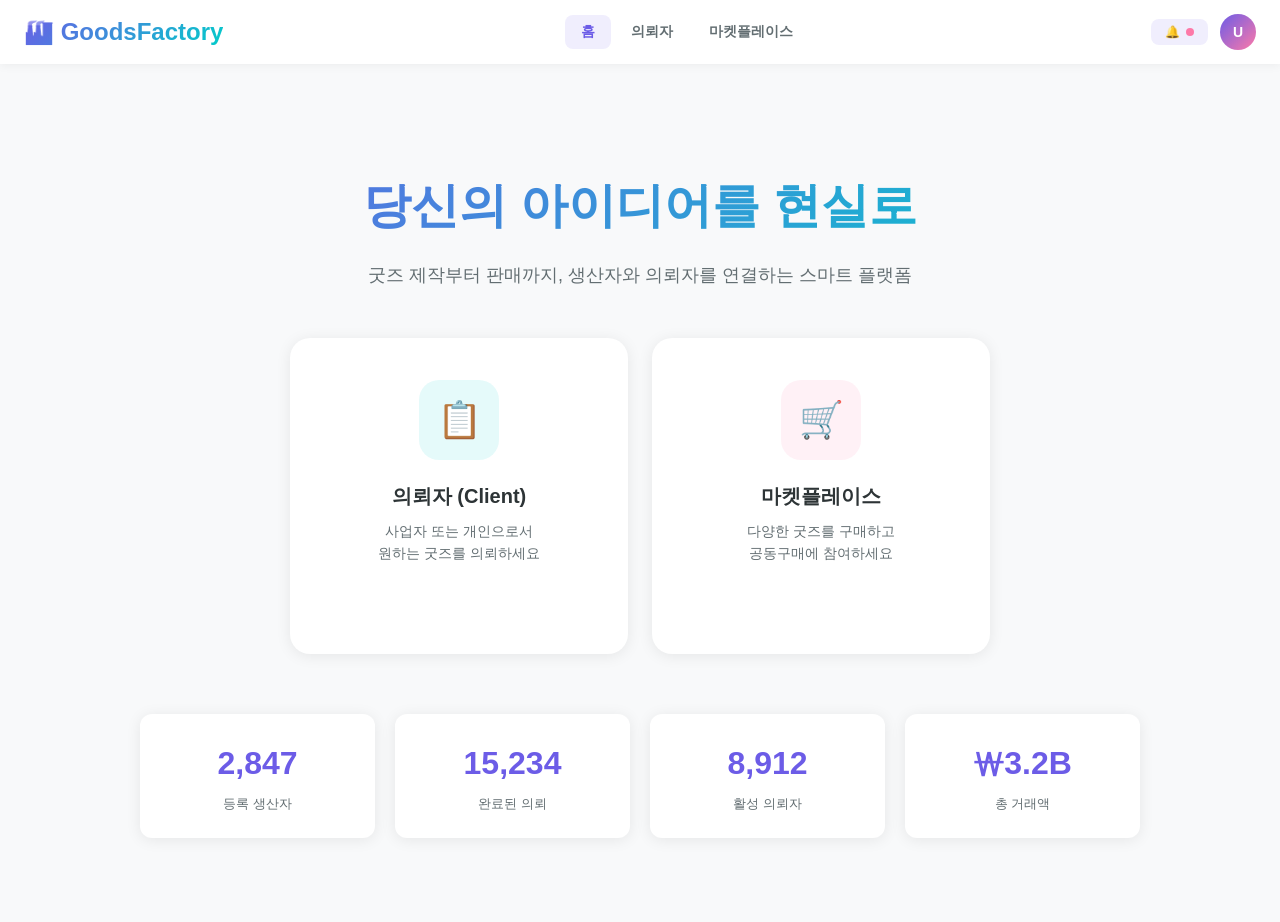
<file: 2.의뢰자only.html>
<!DOCTYPE html>
<html lang="ko">
<head>
    <meta charset="UTF-8">
    <meta name="viewport" content="width=device-width, initial-scale=1.0">
    <title>GoodsFactory - 굿즈 제작 및 판매 플랫폼</title>
    <style>
        * { margin: 0; padding: 0; box-sizing: border-box; }
        :root {
            --primary: #6C5CE7; --primary-dark: #5A4BD1; --primary-light: #A29BFE;
            --secondary: #00CEC9; --accent: #FD79A8; --dark: #2D3436;
            --gray: #636E72; --light-gray: #B2BEC3; --bg: #F8F9FA;
            --white: #FFFFFF; --success: #00B894; --warning: #FDCB6E; --danger: #E17055;
            --shadow: 0 2px 15px rgba(0,0,0,0.08); --shadow-lg: 0 10px 40px rgba(0,0,0,0.12);
            --radius: 12px; --radius-sm: 8px;
        }
        body { font-family: 'Segoe UI', -apple-system, BlinkMacSystemFont, sans-serif; background: var(--bg); color: var(--dark); line-height: 1.6; overflow-x: hidden; }

        .main-header { background: var(--white); box-shadow: 0 1px 10px rgba(0,0,0,0.06); position: sticky; top: 0; z-index: 1000; }
        .header-inner { max-width: 1400px; margin: 0 auto; padding: 0 24px; display: flex; align-items: center; justify-content: space-between; height: 64px; }
        .logo { font-size: 24px; font-weight: 800; cursor: pointer; display: flex; align-items: center; gap: 8px; }
        .logo span { background: linear-gradient(135deg, var(--primary), var(--secondary)); -webkit-background-clip: text; -webkit-text-fill-color: transparent; }
        .nav-links { display: flex; gap: 4px; }
        .nav-links button { background: none; border: none; padding: 8px 16px; font-size: 14px; font-weight: 600; color: var(--gray); border-radius: var(--radius-sm); cursor: pointer; transition: all 0.2s; }
        .nav-links button:hover { color: var(--primary); background: rgba(108, 92, 231, 0.06); }
        .nav-links button.active { color: var(--primary); background: rgba(108, 92, 231, 0.1); }
        .nav-user { display: flex; align-items: center; gap: 12px; position: relative; }
        .nav-user .user-avatar { width: 36px; height: 36px; border-radius: 50%; background: linear-gradient(135deg, var(--primary), var(--accent)); display: flex; align-items: center; justify-content: center; color: white; font-weight: 700; font-size: 14px; cursor: pointer; }
        .profile-dropdown { position: absolute; top: 50px; right: 0; background: var(--white); border-radius: var(--radius); box-shadow: var(--shadow-lg); width: 220px; display: none; flex-direction: column; overflow: hidden; z-index: 1001; border: 1px solid #E2E8F0; }
        .profile-dropdown.show { display: flex; animation: fadeIn 0.2s ease; }
        .profile-header-info { padding: 16px; border-bottom: 1px solid #E2E8F0; background: var(--bg); }
        .profile-dropdown-menu { list-style: none; padding: 8px 0; }
        .profile-dropdown-menu li button { width: 100%; text-align: left; padding: 10px 16px; background: none; border: none; font-size: 14px; color: var(--dark); cursor: pointer; transition: background 0.2s; display: block; }
        .profile-dropdown-menu li button:hover { background: rgba(108, 92, 231, 0.05); color: var(--primary); }

        .page-container { max-width: 1400px; margin: 0 auto; padding: 24px; min-height: calc(100vh - 64px); }
        .page-section { display: none; }
        .page-section.active { display: block; animation: fadeIn 0.3s ease; }
        @keyframes fadeIn { from { opacity: 0; transform: translateY(10px); } to { opacity: 1; transform: translateY(0); } }

        .home-hero { text-align: center; padding: 80px 20px 60px; }
        .home-hero h1 { font-size: 48px; font-weight: 800; margin-bottom: 16px; background: linear-gradient(135deg, var(--primary), var(--secondary)); -webkit-background-clip: text; -webkit-text-fill-color: transparent; }
        .home-hero p { font-size: 18px; color: var(--gray); max-width: 600px; margin: 0 auto 48px; }
        .role-cards { display: grid; grid-template-columns: repeat(3, 1fr); gap: 24px; max-width: 1000px; margin: 0 auto; }
        .role-card { background: var(--white); border-radius: 20px; padding: 40px 32px; text-align: center; cursor: pointer; transition: all 0.3s; border: 2px solid transparent; box-shadow: var(--shadow); position: relative; overflow: hidden; }
        .role-card::before { content: ''; position: absolute; top: 0; left: 0; right: 0; height: 4px; background: linear-gradient(90deg, var(--primary), var(--secondary)); transform: scaleX(0); transition: transform 0.3s; }
        .role-card:hover { transform: translateY(-4px); box-shadow: var(--shadow-lg); border-color: var(--primary-light); }
        .role-card:hover::before { transform: scaleX(1); }
        .role-card .icon { width: 80px; height: 80px; border-radius: 20px; margin: 0 auto 20px; display: flex; align-items: center; justify-content: center; font-size: 36px; }
        .role-card:nth-child(1) .icon { background: rgba(108, 92, 231, 0.1); }
        .role-card:nth-child(2) .icon { background: rgba(0, 206, 201, 0.1); }
        .role-card:nth-child(3) .icon { background: rgba(253, 121, 168, 0.1); }
        .role-card h3 { font-size: 20px; font-weight: 700; margin-bottom: 8px; }
        .role-card p { font-size: 14px; color: var(--gray); }
        .home-stats { display: grid; grid-template-columns: repeat(4, 1fr); gap: 20px; max-width: 1000px; margin: 60px auto 0; }
        .stat-card { background: var(--white); border-radius: var(--radius); padding: 24px; text-align: center; box-shadow: var(--shadow); }
        .stat-card .stat-num { font-size: 32px; font-weight: 800; color: var(--primary); }
        .stat-card .stat-label { font-size: 13px; color: var(--gray); margin-top: 4px; }

        .section-title { font-size: 24px; font-weight: 700; margin-bottom: 24px; display: flex; align-items: center; gap: 12px; }
        .section-title .badge { font-size: 12px; background: var(--primary); color: white; padding: 4px 10px; border-radius: 20px; font-weight: 600; }
        .card { background: var(--white); border-radius: var(--radius); padding: 24px; box-shadow: var(--shadow); margin-bottom: 16px; }
        .btn { display: inline-flex; align-items: center; gap: 6px; padding: 10px 20px; border: none; border-radius: var(--radius-sm); font-size: 14px; font-weight: 600; cursor: pointer; transition: all 0.2s; }
        .btn-primary { background: var(--primary); color: white; }
        .btn-primary:hover { background: var(--primary-dark); transform: translateY(-1px); }
        .btn-secondary { background: rgba(108, 92, 231, 0.1); color: var(--primary); }
        .btn-secondary:hover { background: rgba(108, 92, 231, 0.2); }
        .btn-success { background: var(--success); color: white; }
        .btn-success:hover { background: #00a884; }
        .btn-danger { background: var(--danger); color: white; }
        .btn-danger:hover { background: #d35400; }
        .btn-outline { background: transparent; border: 2px solid var(--primary); color: var(--primary); }
        .btn-outline:hover { background: var(--primary); color: white; }
        .btn-sm { padding: 6px 14px; font-size: 12px; }
        .btn-block { width: 100%; justify-content: center; }
        .btn-warning { background: var(--warning); color: var(--dark); }
        .btn-warning:hover { background: #f0c040; }
        .btn:disabled { opacity: 0.5; cursor: not-allowed; transform: none; }

        .form-group { margin-bottom: 20px; }
        .form-group label { display: block; font-size: 13px; font-weight: 600; color: var(--dark); margin-bottom: 6px; }
        .form-group input, .form-group select, .form-group textarea { width: 100%; padding: 10px 14px; border: 2px solid #E2E8F0; border-radius: var(--radius-sm); font-size: 14px; transition: border-color 0.2s; font-family: inherit; }
        .form-group input:focus, .form-group select:focus, .form-group textarea:focus { outline: none; border-color: var(--primary); }
        .form-group textarea { min-height: 100px; resize: vertical; }
        .form-row { display: grid; grid-template-columns: 1fr 1fr; gap: 16px; }
        .form-hint { font-size: 12px; color: var(--gray); margin-top: 4px; }
        .form-error { font-size: 12px; color: var(--danger); margin-top: 4px; display: none; }
        .form-group.error input, .form-group.error select, .form-group.error textarea { border-color: var(--danger); }
        .form-group.error .form-error { display: block; }

        .tabs { display: flex; gap: 4px; margin-bottom: 24px; border-bottom: 2px solid #E2E8F0; padding-bottom: 0; }
        .tab-btn { padding: 12px 20px; background: none; border: none; font-size: 14px; font-weight: 600; color: var(--gray); cursor: pointer; border-bottom: 2px solid transparent; margin-bottom: -2px; transition: all 0.2s; }
        .tab-btn:hover { color: var(--primary); }
        .tab-btn.active { color: var(--primary); border-bottom-color: var(--primary); }
        .tab-content { display: none; }
        .tab-content.active { display: block; animation: fadeIn 0.3s ease; }

        .dashboard-layout { display: grid; grid-template-columns: 260px 1fr; gap: 24px; }
        .sidebar { background: var(--white); border-radius: var(--radius); padding: 20px; box-shadow: var(--shadow); height: fit-content; position: sticky; top: 88px; }
        .sidebar-menu { list-style: none; }
        .sidebar-menu li { margin-bottom: 4px; }
        .sidebar-menu button { width: 100%; text-align: left; padding: 10px 14px; background: none; border: none; border-radius: var(--radius-sm); font-size: 14px; font-weight: 500; color: var(--gray); cursor: pointer; transition: all 0.2s; display: flex; align-items: center; gap: 10px; }
        .sidebar-menu button:hover { background: rgba(108, 92, 231, 0.06); color: var(--primary); }
        .sidebar-menu button.active { background: rgba(108, 92, 231, 0.1); color: var(--primary); font-weight: 600; }
        .sidebar-menu .menu-badge { margin-left: auto; background: var(--danger); color: white; font-size: 10px; padding: 2px 7px; border-radius: 10px; font-weight: 700; }
        .main-content { min-width: 0; }

        .request-card { background: var(--white); border-radius: var(--radius); padding: 20px; box-shadow: var(--shadow); margin-bottom: 16px; border-left: 4px solid var(--primary); transition: all 0.2s; }
        .request-card:hover { box-shadow: var(--shadow-lg); }
        .request-card-header { display: flex; justify-content: space-between; align-items: flex-start; margin-bottom: 12px; }
        .request-card-header h4 { font-size: 16px; font-weight: 700; display: flex; align-items: center; gap: 8px; }
        .status-badge { display: inline-flex; padding: 4px 10px; border-radius: 20px; font-size: 11px; font-weight: 600; }
        .status-bidding { background: rgba(253, 203, 110, 0.2); color: #E17055; }
        .status-matched { background: rgba(0, 184, 148, 0.15); color: var(--success); }
        .status-producing { background: rgba(108, 92, 231, 0.15); color: var(--primary-dark); }
        .status-shipping { background: rgba(9, 132, 227, 0.15); color: #0984e3; }
        .status-completed { background: rgba(108, 92, 231, 0.1); color: var(--primary); }
        .status-recruiting { background: rgba(0, 206, 201, 0.15); color: var(--secondary); }
        .status-draft { background: rgba(178, 190, 195, 0.2); color: var(--gray); }
        .status-payment { background: rgba(253, 121, 168, 0.15); color: var(--accent); }

        .request-meta { display: flex; gap: 12px; flex-wrap: wrap; margin-bottom: 12px; }
        .request-meta .meta-item { font-size: 13px; color: var(--gray); display: flex; align-items: center; gap: 4px; }
        .request-meta .meta-item strong { color: var(--dark); }
        .request-actions { display: flex; gap: 8px; margin-top: 12px; }

        .bid-item { display: flex; justify-content: space-between; align-items: center; padding: 14px 16px; background: var(--bg); border-radius: var(--radius-sm); margin-bottom: 8px; transition: all 0.2s; cursor: pointer; }
        .bid-item:hover { background: rgba(108, 92, 231, 0.04); }
        .bid-item.top-bid { background: rgba(0, 184, 148, 0.08); border: 1px solid rgba(0, 184, 148, 0.2); }
        .bid-info { display: flex; align-items: center; gap: 12px; }
        .bid-rank { width: 28px; height: 28px; border-radius: 50%; background: var(--primary); color: white; display: flex; align-items: center; justify-content: center; font-size: 12px; font-weight: 700; }
        .bid-rank.gold { background: #FDCB6E; color: #2D3436; }
        .bid-rank.silver { background: #B2BEC3; color: white; }
        .bid-rank.bronze { background: #E17055; color: white; }
        .bid-price { font-size: 18px; font-weight: 700; color: var(--primary); }

        .progress-bar { height: 8px; background: #E2E8F0; border-radius: 4px; overflow: hidden; margin-top: 8px; }
        .progress-bar .fill { height: 100%; background: linear-gradient(90deg, var(--primary), var(--secondary)); border-radius: 4px; transition: width 0.5s ease; }

        .co-purchase-info { background: rgba(0, 206, 201, 0.08); border: 1px solid rgba(0, 206, 201, 0.2); border-radius: var(--radius-sm); padding: 12px 16px; margin-top: 12px; }

        .modal-overlay { display: none; position: fixed; top: 0; left: 0; right: 0; bottom: 0; background: rgba(0,0,0,0.5); z-index: 2000; align-items: center; justify-content: center; padding: 20px; }
        .modal-overlay.show { display: flex; animation: fadeIn 0.2s ease; }
        .modal { background: var(--white); border-radius: 16px; max-width: 640px; width: 100%; max-height: 85vh; overflow-y: auto; padding: 32px; position: relative; }
        .modal-close { position: absolute; top: 16px; right: 16px; background: none; border: none; font-size: 24px; cursor: pointer; color: var(--gray); width: 32px; height: 32px; display: flex; align-items: center; justify-content: center; border-radius: 50%; transition: all 0.2s; }
        .modal-close:hover { background: var(--bg); }
        .modal h3 { font-size: 20px; font-weight: 700; margin-bottom: 20px; }

        .data-table { width: 100%; border-collapse: collapse; }
        .data-table th, .data-table td { padding: 12px 16px; text-align: left; font-size: 13px; }
        .data-table th { background: var(--bg); font-weight: 600; color: var(--gray); border-bottom: 2px solid #E2E8F0; }
        .data-table td { border-bottom: 1px solid #E2E8F0; }
        .data-table tr:hover td { background: rgba(108, 92, 231, 0.02); }

        .estimate-table { width: 100%; border-collapse: collapse; margin: 16px 0; }
        .estimate-table th, .estimate-table td { border: 1px solid #E2E8F0; padding: 10px 12px; font-size: 13px; }
        .estimate-table th { background: var(--bg); font-weight: 600; }

        .filter-select { padding: 8px 12px; border: 2px solid #E2E8F0; border-radius: var(--radius-sm); font-size: 13px; outline: none; cursor: pointer; background: var(--white); }
        .filter-select:focus { border-color: var(--primary); }

        .matching-card { background: linear-gradient(135deg, rgba(108,92,231,0.05), rgba(0,206,201,0.05)); border: 1px solid rgba(108,92,231,0.15); border-radius: var(--radius); padding: 16px 20px; margin-bottom: 12px; display: flex; justify-content: space-between; align-items: center; }
        .matching-card .match-info { display: flex; align-items: center; gap: 16px; }
        .matching-card .match-price { font-size: 18px; font-weight: 700; color: var(--success); }

        /* Stepper */
        .stepper { display: flex; align-items: center; margin-bottom: 32px; }
        .step { display: flex; align-items: center; gap: 8px; font-size: 13px; font-weight: 600; color: var(--light-gray); }
        .step.active { color: var(--primary); }
        .step.done { color: var(--success); }
        .step-circle { width: 32px; height: 32px; border-radius: 50%; border: 2px solid var(--light-gray); display: flex; align-items: center; justify-content: center; font-size: 13px; font-weight: 700; }
        .step.active .step-circle { border-color: var(--primary); background: var(--primary); color: white; }
        .step.done .step-circle { border-color: var(--success); background: var(--success); color: white; }
        .step-line { flex: 1; height: 2px; background: #E2E8F0; margin: 0 12px; }
        .step-line.done { background: var(--success); }

        /* Summary cards */
        .summary-grid { display: grid; grid-template-columns: repeat(4,1fr); gap: 16px; margin-bottom: 24px; }
        .summary-card { background: var(--white); border-radius: var(--radius); padding: 20px; box-shadow: var(--shadow); text-align: center; cursor: pointer; transition: all 0.2s; border: 2px solid transparent; }
        .summary-card:hover { border-color: var(--primary-light); }
        .summary-card.active-filter { border-color: var(--primary); background: rgba(108,92,231,0.03); }
        .summary-card .sum-num { font-size: 28px; font-weight: 800; }
        .summary-card .sum-label { font-size: 12px; color: var(--gray); margin-top: 4px; }

        /* Timeline */
        .timeline { position: relative; padding-left: 32px; }
        .timeline::before { content: ''; position: absolute; left: 11px; top: 0; bottom: 0; width: 2px; background: #E2E8F0; }
        .timeline-item { position: relative; margin-bottom: 20px; }
        .timeline-dot { position: absolute; left: -32px; top: 2px; width: 24px; height: 24px; border-radius: 50%; background: var(--primary); display: flex; align-items: center; justify-content: center; font-size: 11px; color: white; z-index: 1; }
        .timeline-dot.done { background: var(--success); }
        .timeline-dot.current { background: var(--primary); box-shadow: 0 0 0 4px rgba(108,92,231,0.2); }
        .timeline-dot.pending { background: #E2E8F0; }
        .timeline-content { background: var(--white); border-radius: var(--radius-sm); padding: 14px 16px; box-shadow: var(--shadow); }
        .timeline-content h5 { font-size: 14px; font-weight: 600; margin-bottom: 4px; }
        .timeline-content p { font-size: 12px; color: var(--gray); }

        /* Payment card */
        .payment-summary { background: linear-gradient(135deg, var(--primary), var(--primary-dark)); color: white; border-radius: var(--radius); padding: 24px; margin-bottom: 20px; }
        .payment-summary h4 { font-size: 14px; font-weight: 600; opacity: 0.8; margin-bottom: 4px; }
        .payment-summary .pay-amount { font-size: 32px; font-weight: 800; }
        .payment-summary .pay-detail { font-size: 13px; opacity: 0.7; margin-top: 8px; }

        /* Status flow */
        .status-flow { display: flex; align-items: center; gap: 0; margin: 16px 0; }
        .sf-item { flex: 1; text-align: center; position: relative; }
        .sf-dot { width: 28px; height: 28px; border-radius: 50%; background: #E2E8F0; margin: 0 auto 6px; display: flex; align-items: center; justify-content: center; font-size: 12px; }
        .sf-item.done .sf-dot { background: var(--success); color: white; }
        .sf-item.active .sf-dot { background: var(--primary); color: white; box-shadow: 0 0 0 4px rgba(108,92,231,0.2); }
        .sf-label { font-size: 11px; color: var(--gray); }
        .sf-item.done .sf-label, .sf-item.active .sf-label { color: var(--dark); font-weight: 600; }
        .sf-line { width: 100%; height: 2px; background: #E2E8F0; position: absolute; top: 14px; left: 50%; z-index: 0; }
        .sf-item.done .sf-line { background: var(--success); }

        /* Alert box */
        .alert { padding: 14px 16px; border-radius: var(--radius-sm); font-size: 13px; margin-bottom: 16px; display: flex; align-items: flex-start; gap: 10px; }
        .alert-info { background: rgba(108,92,231,0.08); border: 1px solid rgba(108,92,231,0.2); color: var(--primary-dark); }
        .alert-warning { background: rgba(253,203,110,0.2); border: 1px solid rgba(253,203,110,0.4); color: #856404; }
        .alert-success { background: rgba(0,184,148,0.1); border: 1px solid rgba(0,184,148,0.25); color: #155724; }

        .toast { position: fixed; bottom: 24px; right: 24px; background: var(--dark); color: white; padding: 14px 24px; border-radius: var(--radius-sm); font-size: 14px; font-weight: 500; z-index: 3000; transform: translateY(100px); opacity: 0; transition: all 0.3s ease; }
        .toast.show { transform: translateY(0); opacity: 1; }
        .toast.success { border-left: 4px solid var(--success); }
        .toast.error { border-left: 4px solid var(--danger); }
        .toast.info { border-left: 4px solid var(--primary); }

        .flex-between { display: flex; justify-content: space-between; align-items: center; }
        .text-muted { color: var(--gray); }
        .text-primary { color: var(--primary); }
        .text-success { color: var(--success); }
        .text-danger { color: var(--danger); }
        .text-sm { font-size: 13px; }
        .text-xs { font-size: 11px; }
        .fw-bold { font-weight: 700; }
        .mb-8 { margin-bottom: 8px; }
        .mb-16 { margin-bottom: 16px; }
        .mb-24 { margin-bottom: 24px; }
        .mt-8 { margin-top: 8px; }
        .mt-16 { margin-top: 16px; }
        .mt-24 { margin-top: 24px; }
        .ml-8 { margin-left: 8px; }
        .divider { height: 1px; background: #E2E8F0; margin: 20px 0; }

        .empty-state { text-align: center; padding: 60px 20px; color: var(--gray); }
        .empty-state .empty-icon { font-size: 48px; margin-bottom: 16px; }
        .empty-state p { font-size: 14px; margin-bottom: 16px; }

        .pill-filters { display: flex; gap: 8px; flex-wrap: wrap; margin-bottom: 16px; }
        .pill-filter { padding: 6px 14px; border-radius: 20px; border: 1px solid #E2E8F0; background: var(--white); font-size: 12px; font-weight: 500; cursor: pointer; transition: all 0.2s; }
        .pill-filter:hover { border-color: var(--primary); color: var(--primary); }
        .pill-filter.active { background: var(--primary); border-color: var(--primary); color: white; }

        @media (max-width: 768px) {
            .dashboard-layout { grid-template-columns: 1fr; }
            .sidebar { position: static; }
            .form-row { grid-template-columns: 1fr; }
            .summary-grid { grid-template-columns: repeat(2,1fr); }
            .role-cards { grid-template-columns: 1fr; }
            .home-stats { grid-template-columns: repeat(2,1fr); }
        }
    </style>
</head>
<body>

<header class="main-header">
    <div class="header-inner">
        <div class="logo" onclick="navigateTo('home')"><span>🏭 GoodsFactory</span></div>
        <nav class="nav-links" id="mainNav">
            <button class="active" onclick="navigateTo('home')">홈</button>
            <button onclick="navigateTo('client-select')">의뢰자</button>
            <button onclick="navigateTo('marketplace')">마켓플레이스</button>
        </nav>
        <div class="nav-user">
            <button class="btn btn-sm btn-secondary" onclick="openModal('notificationModal')">🔔 <span style="width:8px;height:8px;background:var(--accent);border-radius:50%;display:inline-block;"></span></button>
            <div class="user-avatar" onclick="toggleUserMenu(event)">U</div>
            <div class="profile-dropdown" id="profileDropdown">
                <div class="profile-header-info">
                    <strong style="display:block;color:var(--primary);font-size:15px;">김민수</strong>
                    <span class="text-xs text-muted">user@goodsfactory.com</span>
                </div>
                <ul class="profile-dropdown-menu">
                    <li><button onclick="navigateTo('client-personal')">나의 의뢰 관리</button></li>
                    <li><button>결제 및 정산 내역</button></li>
                    <li><button>계정 설정</button></li>
                    <li style="border-top:1px solid #E2E8F0;margin-top:4px;padding-top:4px;">
                        <button style="color:var(--danger)" onclick="showToast('로그아웃 되었습니다.','success');document.getElementById('profileDropdown').classList.remove('show');">로그아웃</button>
                    </li>
                </ul>
            </div>
        </div>
    </div>
</header>

<div class="page-container">

    <!-- ========== HOME ========== -->
    <section id="page-home" class="page-section active">
        <div class="home-hero">
            <h1>당신의 아이디어를 현실로</h1>
            <p>굿즈 제작부터 판매까지, 생산자와 의뢰자를 연결하는 스마트 플랫폼</p>
            <div class="role-cards" style="max-width:700px;grid-template-columns:1fr 1fr;">
                <div class="role-card" onclick="navigateTo('client-select')">
                    <div class="icon" style="background:rgba(0,206,201,0.1)">📋</div>
                    <h3>의뢰자 (Client)</h3>
                    <p>사업자 또는 개인으로서<br>원하는 굿즈를 의뢰하세요</p>
                </div>
                <div class="role-card" onclick="navigateTo('marketplace')">
                    <div class="icon" style="background:rgba(253,121,168,0.1)">🛒</div>
                    <h3>마켓플레이스</h3>
                    <p>다양한 굿즈를 구매하고<br>공동구매에 참여하세요</p>
                </div>
            </div>
            <div class="home-stats">
                <div class="stat-card"><div class="stat-num">2,847</div><div class="stat-label">등록 생산자</div></div>
                <div class="stat-card"><div class="stat-num">15,234</div><div class="stat-label">완료된 의뢰</div></div>
                <div class="stat-card"><div class="stat-num">8,912</div><div class="stat-label">활성 의뢰자</div></div>
                <div class="stat-card"><div class="stat-num">₩3.2B</div><div class="stat-label">총 거래액</div></div>
            </div>
        </div>
    </section>

    <!-- ========== CLIENT SELECT ========== -->
    <section id="page-client-select" class="page-section">
        <div class="home-hero" style="padding-top:40px">
            <h1 style="font-size:36px">의뢰자 유형 선택</h1>
            <p>사업자 또는 개인으로 의뢰하세요</p>
            <div class="role-cards" style="max-width:700px;grid-template-columns:1fr 1fr;">
                <div class="role-card" onclick="navigateTo('client-business')">
                    <div class="icon" style="background:rgba(0,206,201,0.1)">🏢</div>
                    <h3>사업자 의뢰</h3>
                    <p>대량 생산 의뢰<br>Mass Production</p>
                </div>
                <div class="role-card" onclick="navigateTo('client-personal')">
                    <div class="icon" style="background:rgba(253,121,168,0.1)">👤</div>
                    <h3>개인 의뢰</h3>
                    <p>개별 또는 공동구매<br>Individual / Group Order</p>
                </div>
            </div>
        </div>
    </section>

    <!-- ========== CLIENT BUSINESS ========== -->
    <section id="page-client-business" class="page-section">
        <div class="dashboard-layout">
            <aside class="sidebar">
                <div style="padding:12px 14px;margin-bottom:8px">
                    <span class="text-xs text-muted">사업자 의뢰자</span>
                    <h4>ABC 스튜디오</h4>
                </div>
                <ul class="sidebar-menu">
                    <li><button class="active" onclick="showBizTab('dashboard',this)">📊 대시보드</button></li>
                    <li><button onclick="showBizTab('create',this)">➕ 의뢰 생성</button></li>
                    <li><button onclick="showBizTab('manage',this)">📁 내 의뢰 관리 <span class="menu-badge">5</span></button></li>
                    <li><button onclick="showBizTab('recent-match',this)">✅ 최근 매칭 조회</button></li>
                    <li><button onclick="showBizTab('payments',this)">💳 결제/정산</button></li>
                </ul>
            </aside>
            <div class="main-content">

                <!-- Dashboard -->
                <div id="biz-dashboard" class="tab-content active">
                    <h2 class="section-title">📊 대시보드</h2>
                    <div class="summary-grid">
                        <div class="summary-card" onclick="showBizTab('manage',null); filterBizStatus('all')">
                            <div class="sum-num" style="color:var(--primary)">5</div>
                            <div class="sum-label">전체 의뢰</div>
                        </div>
                        <div class="summary-card" onclick="showBizTab('manage',null); filterBizStatus('bidding')">
                            <div class="sum-num" style="color:var(--warning)">3</div>
                            <div class="sum-label">입찰 진행중</div>
                        </div>
                        <div class="summary-card" onclick="showBizTab('manage',null); filterBizStatus('producing')">
                            <div class="sum-num" style="color:var(--secondary)">1</div>
                            <div class="sum-label">제작 진행중</div>
                        </div>
                        <div class="summary-card" onclick="showBizTab('manage',null); filterBizStatus('completed')">
                            <div class="sum-num" style="color:var(--success)">1</div>
                            <div class="sum-label">완료</div>
                        </div>
                    </div>

                    <div class="alert alert-info">
                        <span>💡</span>
                        <div><strong>'아크릴 키링' 의뢰에 새 입찰 2건</strong>이 도착했습니다. 확인해보세요!<br>
                        <a href="#" onclick="showBizTab('manage',null);return false;" style="color:var(--primary)">의뢰 관리로 이동 →</a></div>
                    </div>

                    <div class="card">
                        <h4 class="mb-16">📋 최근 활동</h4>
                        <div class="timeline">
                            <div class="timeline-item">
                                <div class="timeline-dot current">🔔</div>
                                <div class="timeline-content">
                                    <h5>프린트마스터가 ₩2,100으로 입찰</h5>
                                    <p>아크릴 키링 의뢰 · 2분 전</p>
                                </div>
                            </div>
                            <div class="timeline-item">
                                <div class="timeline-dot done">✓</div>
                                <div class="timeline-content">
                                    <h5>에코백 인쇄 500개 - 제작 진행 중</h5>
                                    <p>메이커스 공방 · 공정 60% 완료 · 1시간 전</p>
                                </div>
                            </div>
                            <div class="timeline-item">
                                <div class="timeline-dot done">✓</div>
                                <div class="timeline-content">
                                    <h5>메탈 뱃지 의뢰 등록 완료</h5>
                                    <p>입찰 마감: 2024-02-25 · 어제</p>
                                </div>
                            </div>
                        </div>
                    </div>
                </div>

                <!-- Create Request -->
                <div id="biz-create" class="tab-content">
                    <h2 class="section-title">➕ 새 의뢰 생성 <span class="badge">사업자</span></h2>

                    <div class="stepper" id="bizStepper">
                        <div class="step active" data-step="1"><div class="step-circle">1</div><span>기본 정보</span></div>
                        <div class="step-line"></div>
                        <div class="step" data-step="2"><div class="step-circle">2</div><span>디자인/상세</span></div>
                        <div class="step-line"></div>
                        <div class="step" data-step="3"><div class="step-circle">3</div><span>확인/등록</span></div>
                    </div>

                    <!-- Step 1 -->
                    <div id="biz-step-1" class="card">
                        <h4 class="mb-16">📝 기본 정보</h4>
                        <div class="form-group" id="fg-biz-title">
                            <label>아이템 명칭 *</label>
                            <input type="text" placeholder="예: 아크릴 키링, 커스텀 티셔츠 등" id="biz-title">
                            <div class="form-error">아이템 명칭을 입력해주세요.</div>
                        </div>
                        <div class="form-row">
                            <div class="form-group" id="fg-biz-category">
                                <label>카테고리 *</label>
                                <select id="biz-category">
                                    <option value="">선택하세요</option>
                                    <option>아크릴굿즈</option><option>의류/패브릭</option><option>문구/스티커</option>
                                    <option>패키징</option><option>봉제인형</option><option>금속/뱃지</option>
                                    <option>생활용품</option><option>기타</option>
                                </select>
                                <div class="form-error">카테고리를 선택해주세요.</div>
                            </div>
                            <div class="form-group" id="fg-biz-qty">
                                <label>희망 수량 *</label>
                                <input type="number" placeholder="예: 1000" id="biz-qty">
                                <div class="form-error">수량을 입력해주세요.</div>
                            </div>
                        </div>
                        <div class="form-row">
                            <div class="form-group" id="fg-biz-price">
                                <label>희망 단가 (₩) *</label>
                                <input type="number" placeholder="예: 2500" id="biz-price">
                                <div class="form-hint" id="biz-price-hint">시장 평균 참고가: 카테고리를 선택하면 표시됩니다</div>
                                <div class="form-error">희망 단가를 입력해주세요.</div>
                            </div>
                            <div class="form-group" id="fg-biz-deadline">
                                <label>입찰 마감일 *</label>
                                <input type="date" id="biz-deadline">
                                <div class="form-error">마감일을 선택해주세요.</div>
                            </div>
                        </div>
                        <div style="display:flex;gap:12px;justify-content:flex-end;margin-top:16px">
                            <button class="btn btn-primary" onclick="bizStepNext(1)">다음 단계 →</button>
                        </div>
                    </div>

                    <!-- Step 2 -->
                    <div id="biz-step-2" class="card" style="display:none">
                        <h4 class="mb-16">🎨 디자인 및 상세 요청</h4>
                        <div class="form-group">
                            <label>디자인 가이드라인</label>
                            <textarea placeholder="디자인 관련 요구사항을 상세히 적어주세요. (크기, 재질, 색상, 인쇄 방식 등)" id="biz-design-guide"></textarea>
                        </div>
                        <div class="form-group">
                            <label>디자인 파일 첨부</label>
                            <div style="border:2px dashed #E2E8F0;border-radius:8px;padding:32px;text-align:center;cursor:pointer;transition:border-color 0.2s;" onclick="document.getElementById('biz-file-input').click()" onmouseover="this.style.borderColor='var(--primary)'" onmouseout="this.style.borderColor='#E2E8F0'">
                                <div style="font-size:32px;margin-bottom:8px">📁</div>
                                <p class="text-sm text-muted">클릭하거나 파일을 드래그하세요</p>
                                <p class="text-xs text-muted">AI, PSD, PNG, PDF (최대 50MB)</p>
                                <input type="file" multiple id="biz-file-input" style="display:none" onchange="showUploadedFiles(this,'biz-file-list')">
                            </div>
                            <div id="biz-file-list" class="mt-8"></div>
                        </div>
                        <div class="form-group">
                            <label>상세 요청 사항</label>
                            <textarea placeholder="납품 일정, 포장 방식, 검수 기준 등 추가 요청사항을 적어주세요." id="biz-detail-note"></textarea>
                        </div>
                        <div style="display:flex;gap:12px;justify-content:flex-end;margin-top:16px">
                            <button class="btn btn-secondary" onclick="bizStepBack(2)">← 이전</button>
                            <button class="btn btn-primary" onclick="bizStepNext(2)">다음 단계 →</button>
                        </div>
                    </div>

                    <!-- Step 3 -->
                    <div id="biz-step-3" class="card" style="display:none">
                        <h4 class="mb-16">✅ 의뢰 내용 확인</h4>
                        <div class="alert alert-info">
                            <span>ℹ️</span>
                            <span>등록 전 내용을 한 번 더 확인해주세요. 등록 후에도 입찰 시작 전까지 수정 가능합니다.</span>
                        </div>
                        <table class="data-table" id="biz-confirm-table">
                            <tr><td style="width:140px;font-weight:600">아이템명</td><td id="confirm-title">-</td></tr>
                            <tr><td style="font-weight:600">카테고리</td><td id="confirm-category">-</td></tr>
                            <tr><td style="font-weight:600">희망 수량</td><td id="confirm-qty">-</td></tr>
                            <tr><td style="font-weight:600">희망 단가</td><td id="confirm-price">-</td></tr>
                            <tr><td style="font-weight:600">입찰 마감일</td><td id="confirm-deadline">-</td></tr>
                            <tr><td style="font-weight:600">예상 총액</td><td id="confirm-total" class="text-primary fw-bold">-</td></tr>
                            <tr><td style="font-weight:600">디자인 가이드</td><td id="confirm-guide">-</td></tr>
                            <tr><td style="font-weight:600">상세 요청</td><td id="confirm-note">-</td></tr>
                            <tr><td style="font-weight:600">첨부파일</td><td id="confirm-files">-</td></tr>
                        </table>
                        <div style="display:flex;gap:12px;justify-content:flex-end;margin-top:20px">
                            <button class="btn btn-secondary" onclick="bizStepBack(3)">← 수정하기</button>
                            <button class="btn btn-secondary" onclick="showToast('임시 저장되었습니다.','info')">💾 임시 저장</button>
                            <button class="btn btn-primary" onclick="submitBizRequest()">🚀 의뢰 등록</button>
                        </div>
                    </div>
                </div>

                <!-- Manage Requests -->
                <div id="biz-manage" class="tab-content">
                    <div class="flex-between mb-16">
                        <h2 class="section-title" style="margin-bottom:0">📁 내 의뢰 관리</h2>
                        <div style="display:flex;gap:8px">
                            <select class="filter-select" id="biz-sort-filter">
                                <option>최신순</option><option>마감 임박순</option><option>금액 높은순</option>
                            </select>
                        </div>
                    </div>

                    <div class="pill-filters" id="biz-status-pills">
                        <button class="pill-filter active" onclick="filterBizStatus('all',this)">전체 (5)</button>
                        <button class="pill-filter" onclick="filterBizStatus('draft',this)">임시저장 (0)</button>
                        <button class="pill-filter" onclick="filterBizStatus('bidding',this)">입찰중 (3)</button>
                        <button class="pill-filter" onclick="filterBizStatus('matched',this)">매칭완료 (0)</button>
                        <button class="pill-filter" onclick="filterBizStatus('producing',this)">제작중 (1)</button>
                        <button class="pill-filter" onclick="filterBizStatus('completed',this)">완료 (1)</button>
                    </div>

                    <!-- Bidding requests -->
                    <div class="request-card" data-status="bidding">
                        <div class="request-card-header">
                            <h4>🎯 아크릴 키링 제작 (캐릭터 디자인)</h4>
                            <span class="status-badge status-bidding">입찰중 (5명)</span>
                        </div>
                        <div class="request-meta">
                            <div class="meta-item">📦 수량: <strong>1,000개</strong></div>
                            <div class="meta-item">💰 희망 단가: <strong>₩2,500</strong></div>
                            <div class="meta-item">📅 마감: <strong>2024-02-15 (D-5)</strong></div>
                            <div class="meta-item">💵 예상 총액: <strong class="text-primary">₩2,500,000</strong></div>
                        </div>
                        <div class="divider"></div>
                        <h5 class="mb-8">📊 입찰 현황 <span class="text-xs text-muted">(클릭하여 상세 견적 확인)</span></h5>
                        <div class="bid-item top-bid" onclick="openModal('clientEstimateModal')">
                            <div class="bid-info">
                                <div class="bid-rank gold">1</div>
                                <div><strong>프린트마스터</strong><p class="text-xs text-muted">아크릴전문 | ⭐4.9 | 완료 312건</p></div>
                            </div>
                            <div style="display:flex;align-items:center;gap:12px">
                                <div><div class="bid-price">₩2,100</div><div class="text-xs text-muted">납기 7일</div></div>
                                <button class="btn btn-success btn-sm" onclick="event.stopPropagation();openModal('matchConfirmModal')">✓ 선택</button>
                            </div>
                        </div>
                        <div class="bid-item" onclick="openModal('clientEstimateModal')">
                            <div class="bid-info">
                                <div class="bid-rank silver">2</div>
                                <div><strong>메이커스 공방</strong><p class="text-xs text-muted">아크릴/의류 | ⭐4.8 | 완료 156건</p></div>
                            </div>
                            <div style="display:flex;align-items:center;gap:12px">
                                <div><div class="bid-price">₩2,300</div><div class="text-xs text-muted">납기 10일</div></div>
                                <button class="btn btn-outline btn-sm" onclick="event.stopPropagation();openModal('matchConfirmModal')">Override</button>
                            </div>
                        </div>
                        <div class="bid-item" onclick="openModal('clientEstimateModal')">
                            <div class="bid-info">
                                <div class="bid-rank bronze">3</div>
                                <div><strong>굿즈팩토리</strong><p class="text-xs text-muted">종합 | ⭐4.5 | 완료 89건</p></div>
                            </div>
                            <div style="display:flex;align-items:center;gap:12px">
                                <div><div class="bid-price">₩2,400</div><div class="text-xs text-muted">납기 14일</div></div>
                                <button class="btn btn-outline btn-sm" onclick="event.stopPropagation();">Override</button>
                            </div>
                        </div>
                        <p class="text-xs text-muted mt-8">⚠️ 마감일 경과 시 최저가 입찰자에게 자동 매칭됩니다.</p>
                    </div>

                    <div class="request-card" data-status="bidding">
                        <div class="request-card-header">
                            <h4>커스텀 에코백 제작</h4>
                            <span class="status-badge status-bidding">입찰중 (2명)</span>
                        </div>
                        <div class="request-meta">
                            <div class="meta-item">📦 수량: <strong>800개</strong></div>
                            <div class="meta-item">💰 희망 단가: <strong>₩4,000</strong></div>
                            <div class="meta-item">📅 마감: <strong>2024-02-20 (D-10)</strong></div>
                        </div>
                        <div class="request-actions">
                            <button class="btn btn-sm btn-secondary" onclick="openModal('bidListModal')">입찰 현황 보기</button>
                            <button class="btn btn-sm btn-secondary">수정</button>
                        </div>
                    </div>

                    <div class="request-card" data-status="bidding">
                        <div class="request-card-header">
                            <h4>메탈 뱃지 제작 (사내 행사용)</h4>
                            <span class="status-badge status-bidding">입찰중 (1명)</span>
                        </div>
                        <div class="request-meta">
                            <div class="meta-item">📦 수량: <strong>200개</strong></div>
                            <div class="meta-item">💰 희망 단가: <strong>₩3,500</strong></div>
                            <div class="meta-item">📅 마감: <strong>2024-02-25 (D-15)</strong></div>
                        </div>
                        <div class="request-actions">
                            <button class="btn btn-sm btn-secondary" onclick="openModal('bidListModal')">입찰 현황 보기</button>
                            <button class="btn btn-sm btn-secondary">수정</button>
                            <button class="btn btn-sm btn-danger" onclick="showToast('의뢰가 취소되었습니다.','error')">취소</button>
                        </div>
                    </div>

                    <!-- Producing -->
                    <div class="request-card" data-status="producing" style="border-left-color:var(--secondary)">
                        <div class="request-card-header">
                            <h4>에코백 인쇄 500개</h4>
                            <span class="status-badge status-producing">제작 진행중</span>
                        </div>
                        <div class="request-meta">
                            <div class="meta-item">생산자: <strong>메이커스 공방</strong></div>
                            <div class="meta-item">확정 단가: <strong class="text-success">₩3,800</strong></div>
                            <div class="meta-item">납품 예정: <strong>2024-02-28</strong></div>
                        </div>
                        <div class="status-flow">
                            <div class="sf-item done"><div class="sf-dot">✓</div><div class="sf-label">매칭</div></div>
                            <div class="sf-item done"><div class="sf-dot">✓</div><div class="sf-label">결제</div></div>
                            <div class="sf-item active"><div class="sf-dot">⚙</div><div class="sf-label">제작중</div></div>
                            <div class="sf-item"><div class="sf-dot">📦</div><div class="sf-label">배송</div></div>
                            <div class="sf-item"><div class="sf-dot">✓</div><div class="sf-label">완료</div></div>
                        </div>
                        <div class="progress-bar mt-8"><div class="fill" style="width:60%"></div></div>
                        <p class="text-xs text-muted mt-8">인쇄 공정 진행 중 (60%)</p>
                        <div class="request-actions">
                            <button class="btn btn-sm btn-secondary" onclick="openModal('orderDetailModal')">상세 보기</button>
                            <button class="btn btn-sm btn-secondary">💬 생산자 메시지</button>
                        </div>
                    </div>

                    <!-- Completed -->
                    <div class="request-card" data-status="completed" style="border-left-color:var(--success)">
                        <div class="request-card-header">
                            <h4>포토카드 세트 10,000세트</h4>
                            <div>
                                <span class="status-badge status-completed">배송 완료</span>
                                <button class="btn btn-primary btn-sm ml-8" onclick="openModal('writeReviewModal')">✍️ 후기 작성</button>
                            </div>
                        </div>
                        <div class="request-meta">
                            <div class="meta-item">확정 단가: <strong class="text-success">₩800/세트</strong></div>
                            <div class="meta-item">생산자: <strong>프린트마스터</strong></div>
                            <div class="meta-item">배송완료: <strong>2024-01-20</strong></div>
                            <div class="meta-item">결제액: <strong class="text-primary">₩8,000,000</strong></div>
                        </div>
                        <div class="request-actions">
                            <button class="btn btn-sm btn-secondary" onclick="openModal('completedOrderDetailModal')">상세 보기</button>
                            <button class="btn btn-sm btn-secondary">🧾 영수증 다운</button>
                        </div>
                    </div>
                </div>

                <!-- Recent Matchings -->
                <div id="biz-recent-match" class="tab-content">
                    <h2 class="section-title">✅ 최근 매칭 조회</h2>
                    <p class="text-sm text-muted mb-16">다른 의뢰자들의 매칭 가격을 참고하세요. (최근 30일)</p>
                    <div class="form-row mb-16">
                        <select class="filter-select"><option>전체 카테고리</option><option>아크릴굿즈</option><option>의류/패브릭</option><option>문구/스티커</option><option>패키징</option></select>
                        <select class="filter-select"><option>최신순</option><option>단가 낮은순</option><option>수량 많은순</option></select>
                    </div>
                    <table class="data-table">
                        <thead><tr><th>아이템</th><th>카테고리</th><th>수량</th><th>희망단가</th><th>매칭단가</th><th>절감율</th><th>매칭일</th></tr></thead>
                        <tbody>
                            <tr><td><strong>아크릴 스탠드 7cm</strong></td><td>아크릴굿즈</td><td>2,000개</td><td>₩2,000</td><td class="text-success fw-bold">₩1,800</td><td class="text-success">▼10%</td><td>2024-01-30</td></tr>
                            <tr><td><strong>후드티 DTG 프린팅</strong></td><td>의류/패브릭</td><td>300개</td><td>₩20,000</td><td class="text-success fw-bold">₩18,500</td><td class="text-success">▼7.5%</td><td>2024-01-28</td></tr>
                            <tr><td><strong>맞춤 스티커 시트</strong></td><td>문구/스티커</td><td>5,000장</td><td>₩600</td><td class="text-success fw-bold">₩500</td><td class="text-success">▼16.7%</td><td>2024-01-25</td></tr>
                            <tr><td><strong>자수 캡 모자</strong></td><td>의류/패브릭</td><td>200개</td><td>₩13,000</td><td class="text-success fw-bold">₩12,000</td><td class="text-success">▼7.7%</td><td>2024-01-22</td></tr>
                            <tr><td><strong>포토카드 세트</strong></td><td>문구/스티커</td><td>10,000세트</td><td>₩1,000</td><td class="text-success fw-bold">₩800</td><td class="text-success">▼20%</td><td>2024-01-20</td></tr>
                        </tbody>
                    </table>
                </div>

                <!-- Payments -->
                <div id="biz-payments" class="tab-content">
                    <h2 class="section-title">💳 결제 / 정산 내역</h2>
                    <div class="summary-grid" style="grid-template-columns:repeat(3,1fr)">
                        <div class="summary-card">
                            <div class="sum-num" style="color:var(--primary)">₩9,900,000</div>
                            <div class="sum-label">총 결제 금액</div>
                        </div>
                        <div class="summary-card">
                            <div class="sum-num" style="color:var(--warning)">₩1,900,000</div>
                            <div class="sum-label">결제 진행중</div>
                        </div>
                        <div class="summary-card">
                            <div class="sum-num" style="color:var(--success)">₩8,000,000</div>
                            <div class="sum-label">결제 완료</div>
                        </div>
                    </div>
                    <table class="data-table">
                        <thead><tr><th>의뢰명</th><th>생산자</th><th>결제 금액</th><th>결제 방법</th><th>상태</th><th>결제일</th></tr></thead>
                        <tbody>
                            <tr><td><strong>에코백 인쇄 500개</strong></td><td>메이커스 공방</td><td class="fw-bold">₩1,900,000</td><td>카드</td><td><span class="status-badge status-producing">결제완료·제작중</span></td><td>2024-02-10</td></tr>
                            <tr><td><strong>포토카드 세트 10,000세트</strong></td><td>프린트마스터</td><td class="fw-bold">₩8,000,000</td><td>계좌이체</td><td><span class="status-badge status-completed">완료</span></td><td>2024-01-12</td></tr>
                        </tbody>
                    </table>
                </div>
            </div>
        </div>
    </section>

    <!-- ========== CLIENT PERSONAL ========== -->
    <section id="page-client-personal" class="page-section">
        <div class="dashboard-layout">
            <aside class="sidebar">
                <div style="padding:12px 14px;margin-bottom:8px">
                    <span class="text-xs text-muted">개인 의뢰자</span>
                    <h4>김민수</h4>
                </div>
                <ul class="sidebar-menu">
                    <li><button class="active" onclick="showPersonalTab('dashboard',this)">📊 대시보드</button></li>
                    <li><button onclick="showPersonalTab('individual',this)">🎯 개인 의뢰</button></li>
                    <li><button onclick="showPersonalTab('group',this)">👥 공동제작 의뢰</button></li>
                    <li><button onclick="showPersonalTab('myorders',this)">📁 내 의뢰 관리 <span class="menu-badge">3</span></button></li>
                    <li><button onclick="showPersonalTab('recent-match',this)">✅ 최근 매칭 조회</button></li>
                    <li><button onclick="showPersonalTab('payments',this)">💳 결제/정산</button></li>
                </ul>
            </aside>
            <div class="main-content">

                <!-- Dashboard -->
                <div id="personal-dashboard" class="tab-content active">
                    <h2 class="section-title">📊 대시보드</h2>
                    <div class="summary-grid">
                        <div class="summary-card" onclick="showPersonalTab('myorders',null)">
                            <div class="sum-num" style="color:var(--primary)">3</div>
                            <div class="sum-label">전체 의뢰</div>
                        </div>
                        <div class="summary-card">
                            <div class="sum-num" style="color:var(--warning)">1</div>
                            <div class="sum-label">입찰 진행중</div>
                        </div>
                        <div class="summary-card">
                            <div class="sum-num" style="color:var(--secondary)">1</div>
                            <div class="sum-label">공동구매 모집중</div>
                        </div>
                        <div class="summary-card">
                            <div class="sum-num" style="color:var(--success)">1</div>
                            <div class="sum-label">완료</div>
                        </div>
                    </div>
                    <div class="alert alert-success">
                        <span>🎉</span>
                        <div>공동구매 '아크릴 키링'에 <strong>5명이 새로 참여</strong>했습니다! (65/100개)</div>
                    </div>
                    <div class="card">
                        <h4 class="mb-16">📋 최근 활동</h4>
                        <div class="timeline">
                            <div class="timeline-item">
                                <div class="timeline-dot current">🔔</div>
                                <div class="timeline-content">
                                    <h5>공동구매 참여자 5명 증가</h5>
                                    <p>아크릴 키링 공동구매 (65/100) · 1시간 전</p>
                                </div>
                            </div>
                            <div class="timeline-item">
                                <div class="timeline-dot done">✓</div>
                                <div class="timeline-content">
                                    <h5>케이스월드가 ₩7,000으로 입찰</h5>
                                    <p>폰케이스 의뢰 · 3시간 전</p>
                                </div>
                            </div>
                            <div class="timeline-item">
                                <div class="timeline-dot done">✓</div>
                                <div class="timeline-content">
                                    <h5>커스텀 스티커 50장 - 배송 완료</h5>
                                    <p>후기를 작성해주세요! · 1일 전</p>
                                </div>
                            </div>
                        </div>
                    </div>
                </div>

                <!-- Individual Request -->
                <div id="personal-individual" class="tab-content">
                    <h2 class="section-title">🎯 개인 의뢰 생성</h2>
                    <div class="card">
                        <div class="form-group">
                            <label>의뢰 방식 *</label>
                            <div style="display:flex;gap:16px">
                                <label style="display:flex;align-items:center;gap:6px;cursor:pointer;padding:10px 16px;border:2px solid #E2E8F0;border-radius:8px;transition:all 0.2s;" id="radio-bidding">
                                    <input type="radio" name="request-type" value="bidding" checked onchange="toggleDirectMfg(this)"> <strong>입찰(Bidding)</strong><br><span class="text-xs text-muted">생산자들의 견적을 비교</span>
                                </label>
                                <label style="display:flex;align-items:center;gap:6px;cursor:pointer;padding:10px 16px;border:2px solid #E2E8F0;border-radius:8px;transition:all 0.2s;" id="radio-direct">
                                    <input type="radio" name="request-type" value="direct" onchange="toggleDirectMfg(this)"> <strong>직접 의뢰</strong><br><span class="text-xs text-muted">특정 생산자에게 직접 요청</span>
                                </label>
                            </div>
                        </div>
                        <div class="form-group" id="directMfgField" style="display:none">
                            <label>생산자 ID 입력 *</label>
                            <input type="text" placeholder="예: MFG-20240001">
                            <div class="form-hint">마켓플레이스 > 생산자 홍보에서 메시지를 통해 생산자 ID를 받을 수 있습니다.</div>
                        </div>
                        <div class="form-group">
                            <label>아이템 명칭 *</label>
                            <input type="text" placeholder="예: 아크릴 키링, 폰케이스 등" id="personalItemName">
                        </div>
                        <div class="form-row">
                            <div class="form-group">
                                <label>카테고리 *</label>
                                <select id="personalCategory">
                                    <option value="">선택하세요</option>
                                    <option>아크릴굿즈</option><option>의류/패브릭</option><option>문구/스티커</option>
                                    <option>패키징</option><option>봉제인형</option><option>금속/뱃지</option>
                                    <option>생활용품</option><option>기타</option>
                                </select>
                            </div>
                            <div class="form-group">
                                <label>희망 수량 *</label>
                                <input type="number" placeholder="예: 30" id="personalQty">
                            </div>
                        </div>
                        <div class="form-row">
                            <div class="form-group">
                                <label>희망 단가 (₩) *</label>
                                <input type="number" placeholder="예: 3000" id="personalPrice">
                            </div>
                            <div class="form-group">
                                <label>입찰 마감일</label>
                                <input type="date">
                            </div>
                        </div>
                        <div class="form-group">
                            <label>디자인 가이드라인</label>
                            <textarea placeholder="디자인 요구사항을 상세히 적어주세요."></textarea>
                        </div>
                        <div class="form-group">
                            <label>디자인 파일 첨부</label>
                            <div style="border:2px dashed #E2E8F0;border-radius:8px;padding:24px;text-align:center;cursor:pointer;" onclick="document.getElementById('personal-file-input').click()">
                                <div style="font-size:24px;margin-bottom:6px">📁</div>
                                <p class="text-xs text-muted">파일을 선택하세요 (AI, PSD, PNG, PDF)</p>
                                <input type="file" multiple id="personal-file-input" style="display:none" onchange="showUploadedFiles(this,'personal-file-list')">
                            </div>
                            <div id="personal-file-list" class="mt-8"></div>
                        </div>
                        <div class="form-group">
                            <label>상세 요청 사항</label>
                            <textarea placeholder="추가 요청사항을 적어주세요."></textarea>
                        </div>
                        <div style="display:flex;gap:12px;justify-content:flex-end;margin-top:8px">
                            <button class="btn btn-secondary">임시 저장</button>
                            <button class="btn btn-primary" onclick="submitPersonalRequest()">🚀 의뢰 등록</button>
                        </div>
                    </div>
                </div>

                <!-- Group Purchase -->
                <div id="personal-group" class="tab-content">
                    <h2 class="section-title">👥 공동제작 의뢰 생성</h2>
                    <div class="alert alert-info">
                        <span>💡</span>
                        <div>공동제작 의뢰는 마켓플레이스에 등록되어 참여자를 모집합니다.<br>최소 수량이 채워진 후에만 생산자에게 입찰이 요청됩니다.</div>
                    </div>
                    <div class="card">
                        <div class="form-group">
                            <label>의뢰 방식 *</label>
                            <div style="display:flex;gap:16px">
                                <label style="display:flex;align-items:center;gap:6px;cursor:pointer;padding:10px 16px;border:2px solid #E2E8F0;border-radius:8px;">
                                    <input type="radio" name="group-type" value="bidding" checked onchange="toggleGroupDirectMfg(this)"> <strong>입찰 방식</strong>
                                </label>
                                <label style="display:flex;align-items:center;gap:6px;cursor:pointer;padding:10px 16px;border:2px solid #E2E8F0;border-radius:8px;">
                                    <input type="radio" name="group-type" value="direct" onchange="toggleGroupDirectMfg(this)"> <strong>직접 의뢰</strong>
                                </label>
                            </div>
                        </div>
                        <div class="form-group" id="groupDirectMfgField" style="display:none">
                            <label>생산자 ID 입력 *</label>
                            <input type="text" placeholder="생산자의 고유 ID를 입력하세요">
                        </div>
                        <div class="form-group">
                            <label>아이템 명칭 *</label>
                            <input type="text" placeholder="예: 아크릴 키링 공동구매">
                        </div>
                        <div class="form-row">
                            <div class="form-group">
                                <label>카테고리 *</label>
                                <select><option value="">선택하세요</option><option>아크릴굿즈</option><option>의류/패브릭</option><option>문구/스티커</option><option>패키징</option><option>봉제인형</option><option>금속/뱃지</option><option>생활용품</option><option>기타</option></select>
                            </div>
                            <div class="form-group">
                                <label>총 목표 수량 *</label>
                                <input type="number" placeholder="예: 200">
                            </div>
                        </div>
                        <div class="form-row">
                            <div class="form-group">
                                <label>최소 모집 수량 *</label>
                                <input type="number" placeholder="예: 100">
                                <div class="form-hint">이 수량이 채워져야 생산 의뢰가 진행됩니다.</div>
                            </div>
                            <div class="form-group">
                                <label>희망 단가 (₩) *</label>
                                <input type="number" placeholder="예: 2000">
                            </div>
                        </div>
                        <div class="form-row">
                            <div class="form-group">
                                <label>공동구매 모집 마감일 *</label>
                                <input type="date">
                            </div>
                            <div class="form-group">
                                <label>입찰 마감일</label>
                                <input type="date">
                            </div>
                        </div>
                        <div class="form-group">
                            <label>디자인 가이드라인</label>
                            <textarea placeholder="디자인 요구사항을 상세히 적어주세요."></textarea>
                        </div>
                        <div class="form-group">
                            <label>디자인 파일 첨부</label>
                            <div style="border:2px dashed #E2E8F0;border-radius:8px;padding:24px;text-align:center;cursor:pointer;" onclick="document.getElementById('group-file-input').click()">
                                <div style="font-size:24px;margin-bottom:6px">📁</div>
                                <p class="text-xs text-muted">파일을 선택하세요</p>
                                <input type="file" multiple id="group-file-input" style="display:none" onchange="showUploadedFiles(this,'group-file-list')">
                            </div>
                            <div id="group-file-list" class="mt-8"></div>
                        </div>
                        <div class="form-group">
                            <label>공동구매 상세 설명</label>
                            <textarea placeholder="옵션, 사이즈, 색상 등 상세 계획을 적어주세요."></textarea>
                        </div>
                        <div style="display:flex;gap:12px;justify-content:flex-end;margin-top:8px">
                            <button class="btn btn-secondary">임시 저장</button>
                            <button class="btn btn-primary" onclick="showToast('공동제작 의뢰가 마켓플레이스에 등록되었습니다!','success')">🚀 공동구매 등록</button>
                        </div>
                    </div>
                </div>

                <!-- My Orders -->
                <div id="personal-myorders" class="tab-content">
                    <div class="flex-between mb-16">
                        <h2 class="section-title" style="margin-bottom:0">📁 내 의뢰 관리</h2>
                        <select class="filter-select"><option>최신순</option><option>마감 임박순</option></select>
                    </div>

                    <div class="pill-filters">
                        <button class="pill-filter active" onclick="filterPillActive(this)">전체 (3)</button>
                        <button class="pill-filter" onclick="filterPillActive(this)">입찰중 (1)</button>
                        <button class="pill-filter" onclick="filterPillActive(this)">공동구매 (1)</button>
                        <button class="pill-filter" onclick="filterPillActive(this)">완료 (1)</button>
                    </div>

                    <!-- Bidding -->
                    <div class="request-card">
                        <div class="request-card-header">
                            <h4>🎯 커스텀 폰케이스 (아이폰 15)</h4>
                            <span class="status-badge status-bidding">입찰중 (3명)</span>
                        </div>
                        <div class="request-meta">
                            <div class="meta-item">📦 수량: <strong>20개</strong></div>
                            <div class="meta-item">💰 희망 단가: <strong>₩8,000</strong></div>
                            <div class="meta-item">📅 마감: <strong>2024-02-15 (D-5)</strong></div>
                        </div>
                        <div class="divider"></div>
                        <h5 class="mb-8">📊 입찰 현황</h5>
                        <div class="bid-item top-bid" onclick="openModal('clientEstimateModal')">
                            <div class="bid-info">
                                <div class="bid-rank gold">1</div>
                                <div><strong>케이스월드</strong><p class="text-xs text-muted">폰케이스 전문 | ⭐4.9</p></div>
                            </div>
                            <div style="display:flex;align-items:center;gap:12px">
                                <div><div class="bid-price">₩7,000</div><div class="text-xs text-muted">납기 5일</div></div>
                                <button class="btn btn-success btn-sm" onclick="event.stopPropagation();openModal('matchConfirmModal')">✓ 선택</button>
                            </div>
                        </div>
                        <div class="bid-item" onclick="openModal('clientEstimateModal')">
                            <div class="bid-info">
                                <div class="bid-rank silver">2</div>
                                <div><strong>프린트샵</strong><p class="text-xs text-muted">종합굿즈 | ⭐4.6</p></div>
                            </div>
                            <div style="display:flex;align-items:center;gap:12px">
                                <div><div class="bid-price">₩7,500</div><div class="text-xs text-muted">납기 7일</div></div>
                                <button class="btn btn-outline btn-sm" onclick="event.stopPropagation();openModal('matchConfirmModal')">Override</button>
                            </div>
                        </div>
                        <div class="bid-item" onclick="openModal('clientEstimateModal')">
                            <div class="bid-info">
                                <div class="bid-rank bronze">3</div>
                                <div><strong>디자인팩토리</strong><p class="text-xs text-muted">종합 | ⭐4.4</p></div>
                            </div>
                            <div style="display:flex;align-items:center;gap:12px">
                                <div><div class="bid-price">₩8,200</div><div class="text-xs text-muted">납기 10일</div></div>
                                <button class="btn btn-outline btn-sm" onclick="event.stopPropagation();">Override</button>
                            </div>
                        </div>
                    </div>

                    <!-- Group Purchase -->
                    <div class="request-card" style="border-left-color:var(--secondary)">
                        <div class="request-card-header">
                            <h4>👥 아크릴 키링 공동구매</h4>
                            <span class="status-badge status-recruiting">모집중 65/100</span>
                        </div>
                        <div class="request-meta">
                            <div class="meta-item">📦 목표: <strong>200개</strong></div>
                            <div class="meta-item">📦 최소: <strong>100개</strong></div>
                            <div class="meta-item">💰 희망 단가: <strong>₩2,000</strong></div>
                            <div class="meta-item">📅 모집 마감: <strong>2024-02-20 (D-10)</strong></div>
                        </div>
                        <div class="progress-bar"><div class="fill" style="width:65%"></div></div>
                        <p class="text-xs text-muted mt-8">최소 수량까지 35개 남았습니다</p>
                        <div class="request-actions">
                            <button class="btn btn-sm btn-secondary" onclick="openModal('groupPurchaseDetailModal')">상세 보기</button>
                            <button class="btn btn-sm btn-secondary">모집글 공유</button>
                        </div>
                    </div>

                    <!-- Completed -->
                    <div class="request-card" style="border-left-color:var(--success)">
                        <div class="request-card-header">
                            <h4>커스텀 스티커 50장</h4>
                            <div>
                                <span class="status-badge status-completed">배송 완료</span>
                                <button class="btn btn-primary btn-sm ml-8" onclick="openModal('writeReviewModal')">✍️ 후기</button>
                            </div>
                        </div>
                        <div class="request-meta">
                            <div class="meta-item">확정 단가: <strong class="text-success">₩300/장</strong></div>
                            <div class="meta-item">생산자: <strong>프린트마스터</strong></div>
                            <div class="meta-item">배송완료: <strong>2024-01-15</strong></div>
                        </div>
                        <div class="request-actions">
                            <button class="btn btn-sm btn-secondary" onclick="openModal('completedOrderDetailModal')">상세 보기</button>
                        </div>
                    </div>
                </div>

                <!-- Recent Match -->
                <div id="personal-recent-match" class="tab-content">
                    <h2 class="section-title">✅ 최근 매칭 조회</h2>
                    <p class="text-sm text-muted mb-16">다른 개인 의뢰자들의 매칭 가격을 참고하세요.</p>
                    <table class="data-table">
                        <thead><tr><th>아이템</th><th>수량</th><th>희망단가</th><th>매칭단가</th><th>유형</th><th>매칭일</th></tr></thead>
                        <tbody>
                            <tr><td><strong>아크릴 키링 5cm</strong></td><td>30개</td><td>₩3,500</td><td class="text-success fw-bold">₩3,000</td><td><span class="status-badge status-completed">개인</span></td><td>2024-01-29</td></tr>
                            <tr><td><strong>폰케이스 UV프린팅</strong></td><td>10개</td><td>₩9,000</td><td class="text-success fw-bold">₩8,500</td><td><span class="status-badge status-completed">개인</span></td><td>2024-01-27</td></tr>
                            <tr><td><strong>커스텀 머그컵</strong></td><td>150개</td><td>₩5,000</td><td class="text-success fw-bold">₩4,200</td><td><span class="status-badge status-recruiting">공동구매</span></td><td>2024-01-25</td></tr>
                            <tr><td><strong>자수 와펜</strong></td><td>200개</td><td>₩2,000</td><td class="text-success fw-bold">₩1,500</td><td><span class="status-badge status-recruiting">공동구매</span></td><td>2024-01-23</td></tr>
                        </tbody>
                    </table>
                </div>

                <!-- Payments -->
                <div id="personal-payments" class="tab-content">
                    <h2 class="section-title">💳 결제 / 정산 내역</h2>
                    <div class="summary-grid" style="grid-template-columns:repeat(3,1fr)">
                        <div class="summary-card"><div class="sum-num" style="color:var(--primary)">₩15,000</div><div class="sum-label">총 결제 금액</div></div>
                        <div class="summary-card"><div class="sum-num" style="color:var(--warning)">₩0</div><div class="sum-label">결제 대기</div></div>
                        <div class="summary-card"><div class="sum-num" style="color:var(--success)">₩15,000</div><div class="sum-label">결제 완료</div></div>
                    </div>
                    <table class="data-table">
                        <thead><tr><th>의뢰명</th><th>생산자</th><th>결제 금액</th><th>상태</th><th>결제일</th></tr></thead>
                        <tbody>
                            <tr><td><strong>커스텀 스티커 50장</strong></td><td>프린트마스터</td><td class="fw-bold">₩15,000</td><td><span class="status-badge status-completed">완료</span></td><td>2024-01-10</td></tr>
                        </tbody>
                    </table>
                </div>
            </div>
        </div>
    </section>

    <!-- ========== MARKETPLACE (placeholder) ========== -->
    <section id="page-marketplace" class="page-section">
        <div class="empty-state">
            <div class="empty-icon">🛒</div>
            <p>마켓플레이스는 현재 의뢰자 기능에 집중하여 추후 구현됩니다.</p>
            <button class="btn btn-primary" onclick="navigateTo('client-select')">의뢰하러 가기</button>
        </div>
    </section>
</div>

<!-- ========== MODALS ========== -->

<!-- Match Confirm Modal -->
<div class="modal-overlay" id="matchConfirmModal">
    <div class="modal">
        <button class="modal-close" onclick="closeModal('matchConfirmModal')">×</button>
        <h3>✅ 매칭 확정</h3>
        <div class="alert alert-warning">
            <span>⚠️</span>
            <span>매칭을 확정하면 취소가 어렵습니다. 견적 내용을 확인 후 진행해주세요.</span>
        </div>
        <div class="payment-summary">
            <h4>최종 결제 예정 금액</h4>
            <div class="pay-amount">₩2,100,000</div>
            <div class="pay-detail">아크릴 키링 1,000개 × ₩2,100 (프린트마스터)</div>
        </div>
        <table class="data-table mb-16">
            <tr><td style="width:120px;font-weight:600">생산자</td><td>프린트마스터 (⭐4.9)</td></tr>
            <tr><td style="font-weight:600">제안 단가</td><td class="text-primary fw-bold">₩2,100 / 개</td></tr>
            <tr><td style="font-weight:600">예상 납기</td><td>7일</td></tr>
            <tr><td style="font-weight:600">포장</td><td>개별 OPP 포장 포함</td></tr>
        </table>
        <div class="form-group">
            <label>결제 방법 선택 *</label>
            <select>
                <option>신용카드</option>
                <option>계좌이체</option>
                <option>카카오페이</option>
                <option>토스페이</option>
            </select>
        </div>
        <div style="display:flex;gap:12px;justify-content:flex-end">
            <button class="btn btn-secondary" onclick="closeModal('matchConfirmModal')">취소</button>
            <button class="btn btn-success" onclick="closeModal('matchConfirmModal');showToast('매칭이 확정되었습니다! 결제를 진행합니다.','success')">💳 결제 및 매칭 확정</button>
        </div>
    </div>
</div>

<!-- Client Estimate Modal -->
<div class="modal-overlay" id="clientEstimateModal">
    <div class="modal">
        <button class="modal-close" onclick="closeModal('clientEstimateModal')">×</button>
        <h3>📄 생산자 견적서</h3>
        <div style="display:flex;align-items:center;gap:12px;background:var(--bg);padding:14px;border-radius:8px;margin-bottom:16px">
            <div style="width:40px;height:40px;border-radius:50%;background:linear-gradient(135deg,#e84393,#fd79a8);display:flex;align-items:center;justify-content:center;color:white;font-weight:700;font-size:14px">프</div>
            <div><strong>프린트마스터</strong> <span class="status-badge status-matched">인증</span><br><span class="text-xs text-muted">⭐4.9 | 아크릴전문 | 312건 완료</span></div>
        </div>
        <table class="estimate-table">
            <thead><tr><th>항목</th><th>수량</th><th>단가</th><th>금액</th></tr></thead>
            <tbody>
                <tr><td>아크릴 키링 제작비</td><td>1,000</td><td>₩2,000</td><td>₩2,000,000</td></tr>
                <tr><td>개별 OPP 포장비</td><td>1,000</td><td>₩100</td><td>₩100,000</td></tr>
                <tr><td>배송비</td><td>1</td><td>-</td><td>₩0 (무료)</td></tr>
            </tbody>
            <tfoot><tr style="font-weight:700"><td colspan="3" style="text-align:right">합계</td><td class="text-primary">₩2,100,000</td></tr></tfoot>
        </table>
        <div class="alert alert-info mt-16">
            <span>📝</span>
            <span><strong>생산자 메모:</strong> 고품질 아크릴로 제작, 샘플 1개 무료 제공, 납기 7일 예상</span>
        </div>
        <div style="display:flex;gap:12px;justify-content:flex-end;margin-top:20px">
            <button class="btn btn-secondary" onclick="closeModal('clientEstimateModal')">닫기</button>
            <button class="btn btn-success" onclick="closeModal('clientEstimateModal');openModal('matchConfirmModal')">이 견적으로 매칭 →</button>
        </div>
    </div>
</div>

<!-- Order Detail Modal -->
<div class="modal-overlay" id="orderDetailModal">
    <div class="modal">
        <button class="modal-close" onclick="closeModal('orderDetailModal')">×</button>
        <h3>📦 의뢰 진행 상세</h3>
        <h4 class="mb-8">에코백 인쇄 500개</h4>
        <div class="status-flow mb-16">
            <div class="sf-item done"><div class="sf-dot">✓</div><div class="sf-label">의뢰등록<br><span class="text-xs">02/05</span></div></div>
            <div class="sf-item done"><div class="sf-dot">✓</div><div class="sf-label">매칭확정<br><span class="text-xs">02/08</span></div></div>
            <div class="sf-item done"><div class="sf-dot">✓</div><div class="sf-label">결제완료<br><span class="text-xs">02/10</span></div></div>
            <div class="sf-item active"><div class="sf-dot">⚙</div><div class="sf-label">제작중<br><span class="text-xs">60%</span></div></div>
            <div class="sf-item"><div class="sf-dot">📦</div><div class="sf-label">배송</div></div>
            <div class="sf-item"><div class="sf-dot">✓</div><div class="sf-label">완료</div></div>
        </div>
        <table class="data-table mb-16">
            <tr><td style="width:120px;font-weight:600">생산자</td><td>메이커스 공방 (⭐4.8)</td></tr>
            <tr><td style="font-weight:600">확정 단가</td><td class="text-success fw-bold">₩3,800 / 개</td></tr>
            <tr><td style="font-weight:600">총 결제액</td><td class="text-primary fw-bold">₩1,900,000</td></tr>
            <tr><td style="font-weight:600">납품 예정일</td><td>2024-02-28</td></tr>
            <tr><td style="font-weight:600">현재 상태</td><td>인쇄 공정 진행 중 (60%)</td></tr>
        </table>
        <div style="display:flex;gap:12px;justify-content:flex-end">
            <button class="btn btn-secondary" onclick="closeModal('orderDetailModal')">닫기</button>
            <button class="btn btn-primary">💬 생산자에게 메시지</button>
        </div>
    </div>
</div>

<!-- Completed Order Detail Modal -->
<div class="modal-overlay" id="completedOrderDetailModal">
    <div class="modal">
        <button class="modal-close" onclick="closeModal('completedOrderDetailModal')">×</button>
        <h3>📦 완료된 의뢰 상세</h3>
        <div style="display:flex;justify-content:space-between;align-items:center;background:var(--bg);padding:16px;border-radius:8px;margin-bottom:16px;">
            <div><h4>포토카드 세트 10,000세트</h4><span class="status-badge status-completed">배송 완료</span></div>
            <button class="btn btn-primary btn-sm" onclick="closeModal('completedOrderDetailModal');openModal('writeReviewModal')">✍️ 후기 작성</button>
        </div>
        <div class="status-flow mb-16">
            <div class="sf-item done"><div class="sf-dot">✓</div><div class="sf-label">의뢰<br><span class="text-xs">01/05</span></div></div>
            <div class="sf-item done"><div class="sf-dot">✓</div><div class="sf-label">매칭<br><span class="text-xs">01/08</span></div></div>
            <div class="sf-item done"><div class="sf-dot">✓</div><div class="sf-label">결제<br><span class="text-xs">01/12</span></div></div>
            <div class="sf-item done"><div class="sf-dot">✓</div><div class="sf-label">제작<br><span class="text-xs">01/18</span></div></div>
            <div class="sf-item done"><div class="sf-dot">✓</div><div class="sf-label">배송<br><span class="text-xs">01/19</span></div></div>
            <div class="sf-item done"><div class="sf-dot">✓</div><div class="sf-label">완료<br><span class="text-xs">01/20</span></div></div>
        </div>
        <table class="estimate-table">
            <thead><tr><th>항목</th><th>수량</th><th>단가</th><th>금액</th></tr></thead>
            <tbody>
                <tr><td>포토카드 세트 제작비</td><td>10,000</td><td>₩800</td><td>₩8,000,000</td></tr>
                <tr><td>배송비</td><td>1</td><td>-</td><td>₩0</td></tr>
            </tbody>
            <tfoot><tr style="font-weight:700"><td colspan="3" style="text-align:right">총 결제 금액</td><td class="text-primary">₩8,000,000</td></tr></tfoot>
        </table>
        <div style="display:flex;gap:12px;justify-content:flex-end;margin-top:20px">
            <button class="btn btn-secondary">🧾 영수증</button>
            <button class="btn btn-secondary" onclick="closeModal('completedOrderDetailModal')">닫기</button>
        </div>
    </div>
</div>

<!-- Group Purchase Detail Modal -->
<div class="modal-overlay" id="groupPurchaseDetailModal">
    <div class="modal">
        <button class="modal-close" onclick="closeModal('groupPurchaseDetailModal')">×</button>
        <h3>👥 공동구매 상세</h3>
        <div class="co-purchase-info mb-16">
            <div class="flex-between"><span class="fw-bold">모집 현황</span><strong class="text-primary">65 / 100개 (최소)</strong></div>
            <div class="progress-bar mt-8"><div class="fill" style="width:65%"></div></div>
            <p class="text-xs text-muted mt-8">최소 수량 달성까지 35개 남음 · 마감 D-10</p>
        </div>
        <table class="data-table">
            <tr><td style="width:120px;font-weight:600">아이템</td><td>아크릴 키링 공동구매</td></tr>
            <tr><td style="font-weight:600">모집 기간</td><td>2024-02-01 ~ 2024-02-20</td></tr>
            <tr><td style="font-weight:600">목표 수량</td><td>200개 (최소 100개)</td></tr>
            <tr><td style="font-weight:600">현재 참여</td><td><strong class="text-primary">12명 / 65개</strong></td></tr>
            <tr><td style="font-weight:600">희망 단가</td><td>₩2,000 / 개</td></tr>
            <tr><td style="font-weight:600">의뢰 방식</td><td>입찰(Bidding) 방식</td></tr>
        </table>
        <div class="alert alert-info mt-16">
            <span>💡</span>
            <span>최소 수량(100개) 달성 시 모집이 종료되며, 생산자들에게 자동으로 입찰이 요청됩니다.</span>
        </div>
        <div style="display:flex;gap:12px;justify-content:flex-end;margin-top:20px">
            <button class="btn btn-secondary" onclick="closeModal('groupPurchaseDetailModal')">닫기</button>
            <button class="btn btn-primary" onclick="closeModal('groupPurchaseDetailModal');showToast('공유 링크가 복사되었습니다!','success')">🔗 모집글 공유</button>
        </div>
    </div>
</div>

<!-- Bid List Modal (for requests with fewer bids shown inline) -->
<div class="modal-overlay" id="bidListModal">
    <div class="modal">
        <button class="modal-close" onclick="closeModal('bidListModal')">×</button>
        <h3>📊 입찰 현황 - 커스텀 에코백</h3>
        <div class="request-meta mb-16">
            <div class="meta-item">📦 수량: <strong>800개</strong></div>
            <div class="meta-item">💰 희망 단가: <strong>₩4,000</strong></div>
            <div class="meta-item">📅 마감: <strong>2024-02-20</strong></div>
        </div>
        <div class="bid-item top-bid" onclick="openModal('clientEstimateModal')">
            <div class="bid-info">
                <div class="bid-rank gold">1</div>
                <div><strong>에코프린트</strong><p class="text-xs text-muted">패브릭 전문 | ⭐4.7</p></div>
            </div>
            <div style="display:flex;align-items:center;gap:12px">
                <div class="bid-price">₩3,600</div>
                <button class="btn btn-success btn-sm" onclick="event.stopPropagation();closeModal('bidListModal');openModal('matchConfirmModal')">선택</button>
            </div>
        </div>
        <div class="bid-item">
            <div class="bid-info">
                <div class="bid-rank silver">2</div>
                <div><strong>메이커스 공방</strong><p class="text-xs text-muted">아크릴/의류 | ⭐4.8</p></div>
            </div>
            <div style="display:flex;align-items:center;gap:12px">
                <div class="bid-price">₩3,900</div>
                <button class="btn btn-outline btn-sm" onclick="event.stopPropagation();">Override</button>
            </div>
        </div>
        <p class="text-xs text-muted mt-16">⚠️ 입찰을 클릭하면 상세 견적서를 확인할 수 있습니다.</p>
    </div>
</div>

<!-- Write Review Modal -->
<div class="modal-overlay" id="writeReviewModal">
    <div class="modal">
        <button class="modal-close" onclick="closeModal('writeReviewModal')">×</button>
        <h3>✍️ 의뢰 후기 작성</h3>
        <div class="form-group">
            <label>완료된 의뢰 선택</label>
            <select><option>포토카드 세트 10,000세트 - 프린트마스터</option><option>커스텀 스티커 50장 - 프린트마스터</option></select>
        </div>
        <div class="form-group">
            <label>만족도</label>
            <div style="display:flex;gap:8px;font-size:28px;cursor:pointer" id="starRating">
                <span onclick="setRating(1)">⭐</span><span onclick="setRating(2)">⭐</span><span onclick="setRating(3)">⭐</span><span onclick="setRating(4)">⭐</span><span onclick="setRating(5)" style="opacity:0.3">⭐</span>
            </div>
        </div>
        <div class="form-group">
            <label>후기 내용</label>
            <textarea placeholder="품질, 소통, 납기 등에 대한 후기를 남겨주세요."></textarea>
        </div>
        <div class="form-group">
            <label>사진 첨부</label>
            <input type="file" multiple>
        </div>
        <div style="display:flex;gap:12px;justify-content:flex-end">
            <button class="btn btn-secondary" onclick="closeModal('writeReviewModal')">취소</button>
            <button class="btn btn-primary" onclick="closeModal('writeReviewModal');showToast('후기가 등록되었습니다!','success')">등록</button>
        </div>
    </div>
</div>

<!-- Co-Purchase Recommendation Popup -->
<div class="modal-overlay" id="coPurchasePopup">
    <div class="modal" style="max-width:480px">
        <button class="modal-close" onclick="closeModal('coPurchasePopup')">×</button>
        <h3>💡 공동구매를 추천합니다!</h3>
        <div id="coPurchaseReason" style="background:rgba(253,203,110,0.15);border:1px solid rgba(253,203,110,0.3);border-radius:8px;padding:14px;margin-bottom:16px"></div>
        <p class="text-sm mb-16">공동구매로 진행하면 <strong>더 많은 사람들과 함께 제작</strong>하여 단가를 낮출 수 있습니다.</p>
        <div style="display:flex;gap:12px;justify-content:flex-end">
            <button class="btn btn-secondary" onclick="closeModal('coPurchasePopup');showToast('개인 의뢰로 등록되었습니다.','info')">개인 의뢰 유지</button>
            <button class="btn btn-primary" onclick="closeModal('coPurchasePopup');showPersonalTab('group',null);showToast('공동구매 페이지로 이동합니다.','info')">공동구매로 전환 →</button>
        </div>
    </div>
</div>

<!-- Notification Modal -->
<div class="modal-overlay" id="notificationModal">
    <div class="modal" style="max-width:480px">
        <button class="modal-close" onclick="closeModal('notificationModal')">×</button>
        <h3>🔔 알림</h3>
        <div style="border-bottom:1px solid #E2E8F0;padding:12px 0">
            <div class="flex-between"><strong class="text-sm">새 입찰: 프린트마스터 ₩2,100</strong><span class="text-xs text-muted">2분 전</span></div>
            <p class="text-xs text-muted mt-8">아크릴 키링 의뢰에 새 입찰이 도착했습니다.</p>
        </div>
        <div style="border-bottom:1px solid #E2E8F0;padding:12px 0">
            <div class="flex-between"><strong class="text-sm">공동구매 참여 +5명</strong><span class="text-xs text-muted">1시간 전</span></div>
            <p class="text-xs text-muted mt-8">아크릴 키링 공동구매 (65/100)</p>
        </div>
        <div style="border-bottom:1px solid #E2E8F0;padding:12px 0">
            <div class="flex-between"><strong class="text-sm">제작 진행률 업데이트</strong><span class="text-xs text-muted">3시간 전</span></div>
            <p class="text-xs text-muted mt-8">에코백 500개 - 인쇄 공정 60% 완료</p>
        </div>
        <div style="padding:12px 0">
            <div class="flex-between"><strong class="text-sm">배송 완료</strong><span class="text-xs text-muted">1일 전</span></div>
            <p class="text-xs text-muted mt-8">커스텀 스티커 50장이 배송 완료되었습니다. 후기를 작성해주세요!</p>
        </div>
    </div>
</div>

<div class="toast" id="toast"></div>

<script>
    // ===== NAVIGATION =====
    function navigateTo(page) {
        document.querySelectorAll('.page-section').forEach(el => el.classList.remove('active'));
        const target = document.getElementById('page-' + page);
        if (target) target.classList.add('active');
        document.querySelectorAll('#mainNav button').forEach(btn => btn.classList.remove('active'));
        const navMap = { 'home': 0, 'client-select': 1, 'client-business': 1, 'client-personal': 1, 'marketplace': 2 };
        const idx = navMap[page];
        if (idx >= 0) { const btns = document.querySelectorAll('#mainNav button'); if(btns[idx]) btns[idx].classList.add('active'); }
        window.scrollTo(0, 0);
    }

    // ===== TABS =====
    function showBizTab(tab, btn) {
        document.querySelectorAll('#page-client-business .main-content > .tab-content').forEach(el => el.classList.remove('active'));
        document.getElementById('biz-' + tab)?.classList.add('active');
        document.querySelectorAll('#page-client-business .sidebar-menu button').forEach(b => b.classList.remove('active'));
        if (btn) btn.classList.add('active');
        else {
            const buttons = document.querySelectorAll('#page-client-business .sidebar-menu button');
            const tabMap = {'dashboard':0,'create':1,'manage':2,'recent-match':3,'payments':4};
            if(buttons[tabMap[tab]]) buttons[tabMap[tab]].classList.add('active');
        }
    }

    function showPersonalTab(tab, btn) {
        document.querySelectorAll('#page-client-personal .main-content > .tab-content').forEach(el => el.classList.remove('active'));
        document.getElementById('personal-' + tab)?.classList.add('active');
        document.querySelectorAll('#page-client-personal .sidebar-menu button').forEach(b => b.classList.remove('active'));
        if (btn) btn.classList.add('active');
        else {
            const buttons = document.querySelectorAll('#page-client-personal .sidebar-menu button');
            const tabMap = {'dashboard':0,'individual':1,'group':2,'myorders':3,'recent-match':4,'payments':5};
            if(buttons[tabMap[tab]]) buttons[tabMap[tab]].classList.add('active');
        }
    }

    // ===== BIZ REQUEST STEPPER =====
    let bizCurrentStep = 1;
    const priceHints = {
        '아크릴굿즈': '₩1,800~₩3,500', '의류/패브릭': '₩7,000~₩25,000',
        '문구/스티커': '₩300~₩1,500', '패키징': '₩800~₩3,000',
        '봉제인형': '₩10,000~₩30,000', '금속/뱃지': '₩2,000~₩5,000',
        '생활용품': '₩3,000~₩15,000'
    };

    document.getElementById('biz-category')?.addEventListener('change', function() {
        const hint = priceHints[this.value];
        document.getElementById('biz-price-hint').textContent = hint ? '시장 평균 참고가: ' + hint : '카테고리를 선택하면 표시됩니다';
    });

    function bizStepNext(step) {
        if (step === 1) {
            let valid = true;
            [['fg-biz-title','biz-title'],['fg-biz-category','biz-category'],['fg-biz-qty','biz-qty'],['fg-biz-price','biz-price'],['fg-biz-deadline','biz-deadline']].forEach(([fg, id]) => {
                const el = document.getElementById(id);
                const fgEl = document.getElementById(fg);
                if (!el.value.trim()) { fgEl.classList.add('error'); valid = false; } else { fgEl.classList.remove('error'); }
            });
            if (!valid) { showToast('필수 항목을 입력해주세요.','error'); return; }
        }
        document.getElementById('biz-step-' + step).style.display = 'none';
        document.getElementById('biz-step-' + (step + 1)).style.display = 'block';
        bizCurrentStep = step + 1;
        updateStepper();

        if (step === 2) {
            const title = document.getElementById('biz-title').value;
            const cat = document.getElementById('biz-category').value;
            const qty = document.getElementById('biz-qty').value;
            const price = document.getElementById('biz-price').value;
            const deadline = document.getElementById('biz-deadline').value;
            const guide = document.getElementById('biz-design-guide').value || '-';
            const note = document.getElementById('biz-detail-note').value || '-';
            document.getElementById('confirm-title').textContent = title;
            document.getElementById('confirm-category').textContent = cat;
            document.getElementById('confirm-qty').textContent = Number(qty).toLocaleString() + '개';
            document.getElementById('confirm-price').textContent = '₩' + Number(price).toLocaleString();
            document.getElementById('confirm-deadline').textContent = deadline;
            document.getElementById('confirm-total').textContent = '₩' + (Number(qty) * Number(price)).toLocaleString();
            document.getElementById('confirm-guide').textContent = guide;
            document.getElementById('confirm-note').textContent = note;
            const fileInput = document.getElementById('biz-file-input');
            document.getElementById('confirm-files').textContent = fileInput.files.length > 0 ? Array.from(fileInput.files).map(f => f.name).join(', ') : '없음';
        }
    }

    function bizStepBack(step) {
        document.getElementById('biz-step-' + step).style.display = 'none';
        document.getElementById('biz-step-' + (step - 1)).style.display = 'block';
        bizCurrentStep = step - 1;
        updateStepper();
    }

    function updateStepper() {
        document.querySelectorAll('#bizStepper .step').forEach((s, i) => {
            s.classList.remove('active', 'done');
            if (i + 1 < bizCurrentStep) s.classList.add('done');
            else if (i + 1 === bizCurrentStep) s.classList.add('active');
        });
        document.querySelectorAll('#bizStepper .step-line').forEach((l, i) => {
            l.classList.toggle('done', i + 1 < bizCurrentStep);
        });
    }

    function submitBizRequest() {
        showToast('의뢰가 성공적으로 등록되었습니다!', 'success');
        setTimeout(() => { showBizTab('manage', null); }, 1000);
    }

    // ===== PERSONAL REQUEST =====
    function toggleDirectMfg(radio) {
        document.getElementById('directMfgField').style.display = radio.value === 'direct' ? 'block' : 'none';
        document.getElementById('radio-bidding').style.borderColor = radio.value === 'bidding' ? 'var(--primary)' : '#E2E8F0';
        document.getElementById('radio-direct').style.borderColor = radio.value === 'direct' ? 'var(--primary)' : '#E2E8F0';
    }

    function toggleGroupDirectMfg(radio) {
        document.getElementById('groupDirectMfgField').style.display = radio.value === 'direct' ? 'block' : 'none';
    }

    function submitPersonalRequest() {
        const qty = parseInt(document.getElementById('personalQty')?.value) || 0;
        const price = parseInt(document.getElementById('personalPrice')?.value) || 0;
        let reasons = [];
        if (qty > 50) reasons.push('📦 수량 ' + qty + '개는 공동구매로 진행하면 더 유리한 단가를 받을 수 있습니다.');
        if (price > 0 && price < 1500) reasons.push('💰 희망 단가(₩' + price.toLocaleString() + ')가 낮습니다. 공동구매로 물량을 모아보세요.');
        if (reasons.length > 0) {
            document.getElementById('coPurchaseReason').innerHTML = reasons.map(r => '<p class="text-sm" style="margin-bottom:8px">' + r + '</p>').join('');
            openModal('coPurchasePopup');
        } else {
            showToast('개인 의뢰가 등록되었습니다!', 'success');
        }
    }

    // ===== FILTER =====
    function filterBizStatus(status, btn) {
        if (btn) {
            document.querySelectorAll('#biz-status-pills .pill-filter').forEach(p => p.classList.remove('active'));
            btn.classList.add('active');
        }
        document.querySelectorAll('#biz-manage .request-card').forEach(card => {
            if (status === 'all') { card.style.display = 'block'; }
            else { card.style.display = card.dataset.status === status ? 'block' : 'none'; }
        });
    }

    function filterPillActive(btn) {
        btn.parentElement.querySelectorAll('.pill-filter').forEach(p => p.classList.remove('active'));
        btn.classList.add('active');
    }

    // ===== FILE UPLOAD DISPLAY =====
    function showUploadedFiles(input, listId) {
        const list = document.getElementById(listId);
        list.innerHTML = '';
        Array.from(input.files).forEach(f => {
            const size = (f.size / 1024 / 1024).toFixed(1);
            list.innerHTML += '<div style="display:flex;justify-content:space-between;align-items:center;padding:8px 12px;background:var(--bg);border-radius:6px;margin-bottom:4px;font-size:13px"><span>📎 ' + f.name + ' (' + size + 'MB)</span><button onclick="this.parentElement.remove()" style="background:none;border:none;color:var(--danger);cursor:pointer;font-size:16px">×</button></div>';
        });
    }

    // ===== STAR RATING =====
    function setRating(n) {
        document.querySelectorAll('#starRating span').forEach((s, i) => { s.style.opacity = i < n ? '1' : '0.3'; });
    }

    // ===== MODALS & TOAST =====
    function openModal(id) { document.getElementById(id)?.classList.add('show'); }
    function closeModal(id) { document.getElementById(id)?.classList.remove('show'); }
    document.querySelectorAll('.modal-overlay').forEach(o => { o.addEventListener('click', function(e) { if (e.target === this) this.classList.remove('show'); }); });

    function showToast(message, type = 'info') {
        const toast = document.getElementById('toast');
        toast.textContent = message;
        toast.className = 'toast ' + type + ' show';
        setTimeout(() => { toast.classList.remove('show'); }, 3000);
    }

    function toggleUserMenu(event) {
        if(event) event.stopPropagation();
        document.getElementById('profileDropdown').classList.toggle('show');
    }
    document.addEventListener('click', function(e) {
        const d = document.getElementById('profileDropdown');
        if(d && d.classList.contains('show') && !e.target.closest('.nav-user')) d.classList.remove('show');
    });
</script>
</body>
</html>
</file>
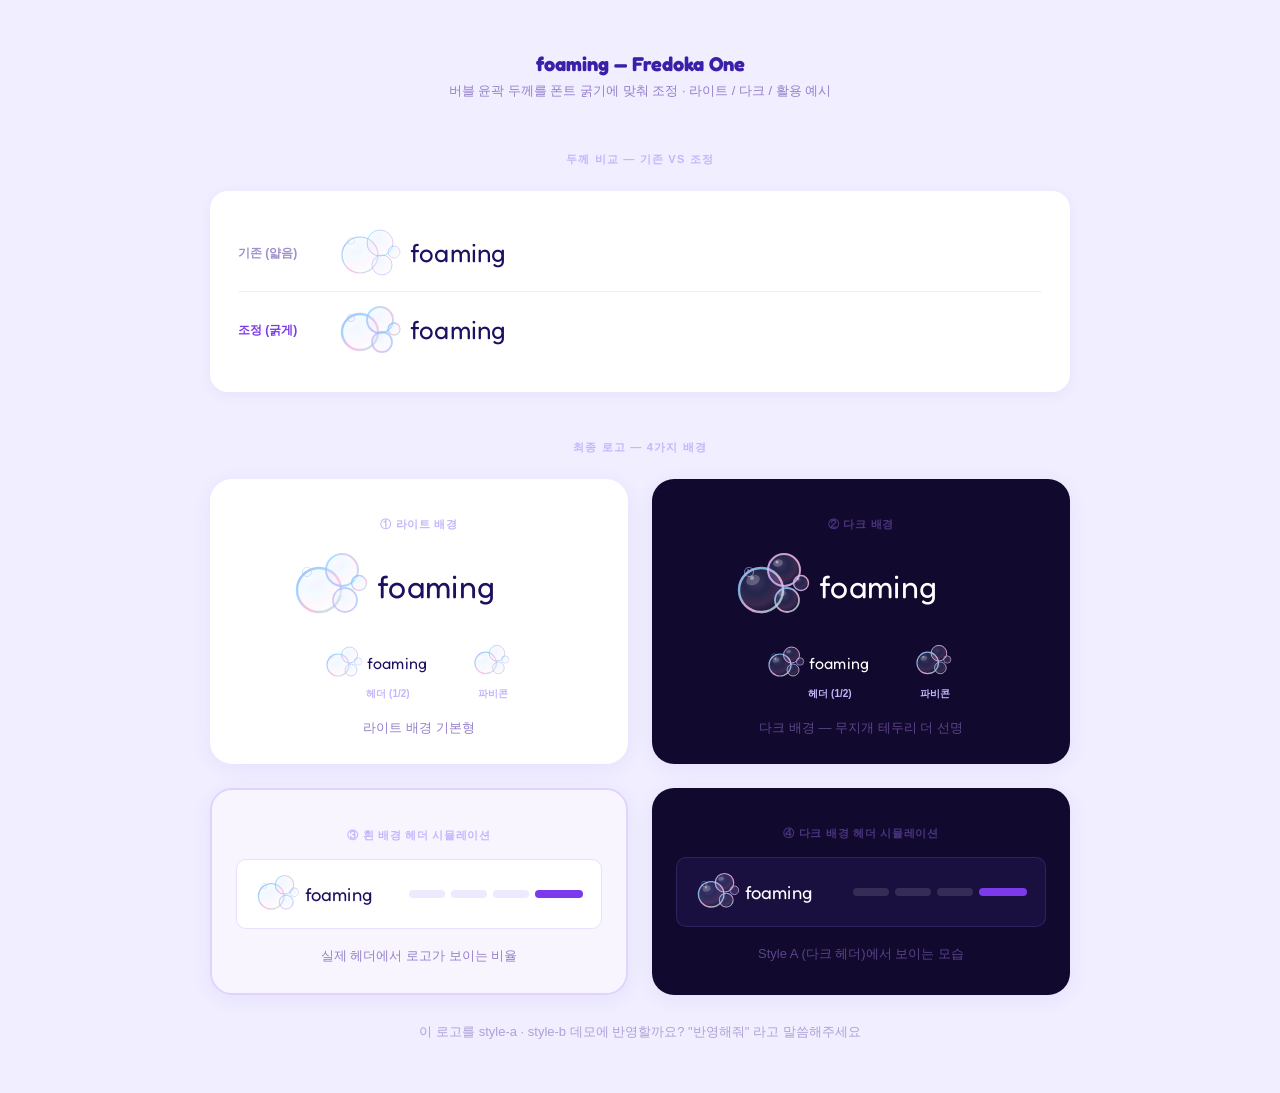
<file: ui-demos/logo-candidates.html>
<!DOCTYPE html>
<html lang="ko">
<head>
<meta charset="UTF-8">
<meta name="viewport" content="width=device-width, initial-scale=1.0">
<title>foaming — Fredoka One 최종</title>
<link href="https://fonts.googleapis.com/css2?family=Fredoka+One&display=swap" rel="stylesheet">
<style>
  * { margin:0; padding:0; box-sizing:border-box; }
  body { background:#f0eeff; padding:52px 40px; font-family:'Fredoka One',sans-serif; }
  h1 { text-align:center; font-size:20px; color:#3b1fa8; margin-bottom:6px; }
  .sub { text-align:center; color:#9580cc; font-size:13px; font-family:sans-serif; margin-bottom:52px; }
  .sec { text-align:center; font-size:11px; font-weight:700; color:#c4b5fd; text-transform:uppercase; letter-spacing:1.2px; margin-bottom:24px; font-family:sans-serif; }

  .grid { display:grid; grid-template-columns:1fr 1fr; gap:24px; max-width:860px; margin:0 auto 28px; }
  .card {
    background:#fff; border-radius:22px; padding:38px 24px 26px;
    display:flex; flex-direction:column; align-items:center; gap:16px;
    box-shadow:0 4px 20px rgba(100,60,220,0.07);
  }
  .card.dark { background:#12092e; }
  .card.mid  { background:#f8f5ff; border:2px solid #e0d4ff; }
  .ver { font-size:11px; font-weight:700; color:#c4b5fd; text-transform:uppercase; letter-spacing:.7px; font-family:sans-serif; }
  .card.dark .ver { color:#4a3580; }
  .desc { font-size:13px; color:#9580cc; text-align:center; line-height:1.65; font-family:sans-serif; }
  .card.dark .desc { color:#5a448a; }

  .size-row { display:flex; gap:20px; align-items:flex-end; justify-content:center; flex-wrap:wrap; }
  .sz { display:flex; flex-direction:column; align-items:center; gap:5px; }
  .sz span { font-size:10px; color:#c4b5fd; font-weight:700; font-family:sans-serif; }

  /* 스트로크 굵기 비교 표 */
  .compare { max-width:860px; margin:0 auto 48px; background:#fff; border-radius:18px; padding:24px 28px; box-shadow:0 3px 14px rgba(100,60,220,0.06); }
  .compare-row { display:flex; align-items:center; gap:20px; padding:10px 0; border-bottom:1px solid #f0eeff; }
  .compare-row:last-child { border-bottom:none; }
  .compare-lbl { font-size:12px; color:#a090cc; font-family:sans-serif; font-weight:700; width:80px; flex-shrink:0; }
</style>
</head>
<body>

<h1>foaming — Fredoka One</h1>
<p class="sub">버블 윤곽 두께를 폰트 굵기에 맞춰 조정 · 라이트 / 다크 / 활용 예시</p>

<!-- 공통 defs -->
<svg width="0" height="0" style="position:absolute">
  <defs>
    <!-- 라이트 버블 채움 -->
    <radialGradient id="sb" cx="38%" cy="32%" r="68%">
      <stop offset="0%"   stop-color="#e8e0ff" stop-opacity="0.4"/>
      <stop offset="40%"  stop-color="#c8e8ff" stop-opacity="0.2"/>
      <stop offset="75%"  stop-color="#ffe0f4" stop-opacity="0.25"/>
      <stop offset="100%" stop-color="#d4f0ff" stop-opacity="0.1"/>
    </radialGradient>
    <!-- 라이트 무지개 테두리 -->
    <linearGradient id="sr1" x1="0%" y1="0%" x2="100%" y2="100%">
      <stop offset="0%"   stop-color="#b0a0ff" stop-opacity="0.85"/>
      <stop offset="28%"  stop-color="#78ccff" stop-opacity="0.72"/>
      <stop offset="58%"  stop-color="#ffaade" stop-opacity="0.78"/>
      <stop offset="100%" stop-color="#9ae8d8" stop-opacity="0.68"/>
    </linearGradient>
    <linearGradient id="sr2" x1="0%" y1="100%" x2="100%" y2="0%">
      <stop offset="0%"   stop-color="#baaeff" stop-opacity="0.8"/>
      <stop offset="50%"  stop-color="#80d8ff" stop-opacity="0.68"/>
      <stop offset="100%" stop-color="#ffb0d8" stop-opacity="0.75"/>
    </linearGradient>
    <linearGradient id="sr3" x1="100%" y1="0%" x2="0%" y2="100%">
      <stop offset="0%"   stop-color="#88c8ff" stop-opacity="0.72"/>
      <stop offset="100%" stop-color="#d8a8ff" stop-opacity="0.68"/>
    </linearGradient>
    <!-- 다크 버블 채움 -->
    <radialGradient id="db" cx="38%" cy="32%" r="68%">
      <stop offset="0%"   stop-color="#c0b8ff" stop-opacity="0.24"/>
      <stop offset="40%"  stop-color="#98d4ff" stop-opacity="0.14"/>
      <stop offset="75%"  stop-color="#ffb8e8" stop-opacity="0.18"/>
      <stop offset="100%" stop-color="#98e8d8" stop-opacity="0.07"/>
    </radialGradient>
    <!-- 다크 무지개 테두리 (더 밝게) -->
    <linearGradient id="dr1" x1="0%" y1="0%" x2="100%" y2="100%">
      <stop offset="0%"   stop-color="#c8b8ff" stop-opacity="0.92"/>
      <stop offset="28%"  stop-color="#88d8ff" stop-opacity="0.8"/>
      <stop offset="58%"  stop-color="#ffb8e4" stop-opacity="0.85"/>
      <stop offset="100%" stop-color="#a8f0e0" stop-opacity="0.75"/>
    </linearGradient>
    <linearGradient id="dr2" x1="0%" y1="100%" x2="100%" y2="0%">
      <stop offset="0%"   stop-color="#c4b0ff" stop-opacity="0.88"/>
      <stop offset="100%" stop-color="#ffc0e0" stop-opacity="0.82"/>
    </linearGradient>
  </defs>
</svg>

<div class="sec">두께 비교 — 기존 vs 조정</div>
<div class="compare">
  <div class="compare-row">
    <span class="compare-lbl">기존 (얇음)</span>
    <svg width="220" height="56" viewBox="0 0 220 56" fill="none">
      <circle cx="22" cy="30" r="18" fill="url(#sb)" stroke="url(#sr1)" stroke-width="1.2"/>
      <ellipse cx="15" cy="22" rx="5.5" ry="3.8" fill="white" opacity="0.28" transform="rotate(-20,15,22)"/>
      <circle  cx="14" cy="21" r="1.5" fill="white" opacity="0.45"/>
      <circle cx="42" cy="18" r="13" fill="url(#sb)" stroke="url(#sr2)" stroke-width="1.0"/>
      <ellipse cx="37" cy="12" rx="4" ry="2.8" fill="white" opacity="0.28" transform="rotate(-15,37,12)"/>
      <circle cx="44" cy="40" r="10" fill="url(#sb)" stroke="url(#sr3)" stroke-width="0.9"/>
      <circle cx="56" cy="27" r="6" fill="url(#sb)" stroke="url(#sr1)" stroke-width="0.8"/>
      <circle cx="13" cy="16" r="3.5" fill="none" stroke="url(#sr2)" stroke-width="0.7" opacity="0.6"/>
      <text x="72" y="37" font-family="'Fredoka One',sans-serif" font-size="26" fill="#1e1060" letter-spacing="0.2">foaming</text>
    </svg>
  </div>
  <div class="compare-row">
    <span class="compare-lbl" style="color:#7c3aed">조정 (굵게)</span>
    <svg width="220" height="56" viewBox="0 0 220 56" fill="none">
      <circle cx="22" cy="30" r="18" fill="url(#sb)" stroke="url(#sr1)" stroke-width="2.4"/>
      <ellipse cx="15" cy="22" rx="5.5" ry="3.8" fill="white" opacity="0.3" transform="rotate(-20,15,22)"/>
      <circle  cx="14" cy="21" r="1.5" fill="white" opacity="0.5"/>
      <circle cx="42" cy="18" r="13" fill="url(#sb)" stroke="url(#sr2)" stroke-width="2.0"/>
      <ellipse cx="37" cy="12" rx="4" ry="2.8" fill="white" opacity="0.3" transform="rotate(-15,37,12)"/>
      <circle cx="44" cy="40" r="10" fill="url(#sb)" stroke="url(#sr3)" stroke-width="1.8"/>
      <circle cx="56" cy="27" r="6" fill="url(#sb)" stroke="url(#sr1)" stroke-width="1.4"/>
      <circle cx="13" cy="16" r="3.5" fill="none" stroke="url(#sr2)" stroke-width="1.1" opacity="0.7"/>
      <text x="72" y="37" font-family="'Fredoka One',sans-serif" font-size="26" fill="#1e1060" letter-spacing="0.2">foaming</text>
    </svg>
  </div>
</div>

<div class="sec">최종 로고 — 4가지 배경</div>
<div class="grid">

  <!-- ① 라이트 -->
  <div class="card">
    <div class="ver">① 라이트 배경</div>
    <svg width="256" height="76" viewBox="0 0 256 76" fill="none" xmlns="http://www.w3.org/2000/svg">
      <circle cx="28" cy="42" r="22" fill="url(#sb)" stroke="url(#sr1)" stroke-width="2.4"/>
      <ellipse cx="20" cy="32" rx="7"   ry="5"   fill="white" opacity="0.3"  transform="rotate(-20,20,32)"/>
      <circle  cx="33" cy="53" r="3"    fill="white" opacity="0.2"/>
      <circle  cx="19" cy="30" r="2"    fill="white" opacity="0.5"/>
      <circle cx="51" cy="22" r="16" fill="url(#sb)" stroke="url(#sr2)" stroke-width="2.0"/>
      <ellipse cx="45" cy="15" rx="5"   ry="3.5" fill="white" opacity="0.3"  transform="rotate(-15,45,15)"/>
      <circle  cx="44" cy="14" r="1.5"  fill="white" opacity="0.52"/>
      <circle cx="54" cy="52" r="12" fill="url(#sb)" stroke="url(#sr3)" stroke-width="1.8"/>
      <ellipse cx="49" cy="45" rx="4"   ry="2.8" fill="white" opacity="0.3"  transform="rotate(-10,49,45)"/>
      <circle cx="68" cy="35" r="7.5" fill="url(#sb)" stroke="url(#sr1)" stroke-width="1.4"/>
      <circle  cx="65" cy="31" r="1.5"  fill="white" opacity="0.42"/>
      <circle cx="16" cy="24" r="4.5" fill="none" stroke="url(#sr2)" stroke-width="1.1" opacity="0.68"/>
      <circle  cx="15" cy="22" r="1"    fill="white" opacity="0.42"/>
      <text x="86" y="50" font-family="'Fredoka One',sans-serif" font-size="32" fill="#1e1060" letter-spacing="0.3">foaming</text>
    </svg>
    <div class="size-row">
      <div class="sz">
        <svg width="128" height="38" viewBox="0 0 256 76" fill="none">
          <circle cx="28" cy="42" r="22" fill="url(#sb)" stroke="url(#sr1)" stroke-width="2.4"/>
          <ellipse cx="20" cy="32" rx="7" ry="5" fill="white" opacity="0.3" transform="rotate(-20,20,32)"/>
          <circle  cx="19" cy="30" r="2" fill="white" opacity="0.5"/>
          <circle cx="51" cy="22" r="16" fill="url(#sb)" stroke="url(#sr2)" stroke-width="2.0"/>
          <ellipse cx="45" cy="15" rx="5" ry="3.5" fill="white" opacity="0.3" transform="rotate(-15,45,15)"/>
          <circle cx="54" cy="52" r="12" fill="url(#sb)" stroke="url(#sr3)" stroke-width="1.8"/>
          <circle cx="68" cy="35" r="7.5" fill="url(#sb)" stroke="url(#sr1)" stroke-width="1.4"/>
          <circle cx="16" cy="24" r="4.5" fill="none" stroke="url(#sr2)" stroke-width="1.1" opacity="0.68"/>
          <text x="86" y="50" font-family="'Fredoka One',sans-serif" font-size="32" fill="#1e1060" letter-spacing="0.3">foaming</text>
        </svg>
        <span>헤더 (1/2)</span>
      </div>
      <div class="sz">
        <svg width="42" height="42" viewBox="0 0 86 76" fill="none">
          <circle cx="28" cy="42" r="22" fill="url(#sb)" stroke="url(#sr1)" stroke-width="2.4"/>
          <ellipse cx="20" cy="32" rx="7" ry="5" fill="white" opacity="0.32" transform="rotate(-20,20,32)"/>
          <circle  cx="19" cy="30" r="2" fill="white" opacity="0.52"/>
          <circle cx="51" cy="22" r="16" fill="url(#sb)" stroke="url(#sr2)" stroke-width="2.0"/>
          <ellipse cx="45" cy="15" rx="5" ry="3.5" fill="white" opacity="0.3" transform="rotate(-15,45,15)"/>
          <circle cx="54" cy="52" r="12" fill="url(#sb)" stroke="url(#sr3)" stroke-width="1.8"/>
          <circle cx="68" cy="35" r="7.5" fill="url(#sb)" stroke="url(#sr1)" stroke-width="1.4"/>
        </svg>
        <span>파비콘</span>
      </div>
    </div>
    <div class="desc">라이트 배경 기본형</div>
  </div>

  <!-- ② 다크 -->
  <div class="card dark">
    <div class="ver">② 다크 배경</div>
    <svg width="256" height="76" viewBox="0 0 256 76" fill="none" xmlns="http://www.w3.org/2000/svg">
      <circle cx="28" cy="42" r="22" fill="url(#db)" stroke="url(#dr1)" stroke-width="2.4"/>
      <ellipse cx="20" cy="32" rx="7"   ry="5"   fill="white" opacity="0.22" transform="rotate(-20,20,32)"/>
      <circle  cx="19" cy="30" r="2"    fill="white" opacity="0.42"/>
      <circle cx="51" cy="22" r="16" fill="url(#db)" stroke="url(#dr2)" stroke-width="2.0"/>
      <ellipse cx="45" cy="15" rx="5"   ry="3.5" fill="white" opacity="0.24" transform="rotate(-15,45,15)"/>
      <circle  cx="44" cy="14" r="1.5"  fill="white" opacity="0.48"/>
      <circle cx="54" cy="52" r="12" fill="url(#db)" stroke="url(#dr1)" stroke-width="1.8"/>
      <ellipse cx="49" cy="45" rx="4"   ry="2.8" fill="white" opacity="0.22" transform="rotate(-10,49,45)"/>
      <circle cx="68" cy="35" r="7.5" fill="url(#db)" stroke="url(#dr2)" stroke-width="1.4"/>
      <circle  cx="65" cy="31" r="1.5"  fill="white" opacity="0.38"/>
      <circle cx="16" cy="24" r="4.5" fill="none" stroke="url(#dr1)" stroke-width="1.1" opacity="0.65"/>
      <circle  cx="15" cy="22" r="1"    fill="white" opacity="0.38"/>
      <text x="86" y="50" font-family="'Fredoka One',sans-serif" font-size="32" fill="white" letter-spacing="0.3">foaming</text>
    </svg>
    <div class="size-row">
      <div class="sz">
        <svg width="128" height="38" viewBox="0 0 256 76" fill="none">
          <circle cx="28" cy="42" r="22" fill="url(#db)" stroke="url(#dr1)" stroke-width="2.4"/>
          <ellipse cx="20" cy="32" rx="7" ry="5" fill="white" opacity="0.22" transform="rotate(-20,20,32)"/>
          <circle  cx="19" cy="30" r="2" fill="white" opacity="0.42"/>
          <circle cx="51" cy="22" r="16" fill="url(#db)" stroke="url(#dr2)" stroke-width="2.0"/>
          <ellipse cx="45" cy="15" rx="5" ry="3.5" fill="white" opacity="0.24" transform="rotate(-15,45,15)"/>
          <circle cx="54" cy="52" r="12" fill="url(#db)" stroke="url(#dr1)" stroke-width="1.8"/>
          <circle cx="68" cy="35" r="7.5" fill="url(#db)" stroke="url(#dr2)" stroke-width="1.4"/>
          <circle cx="16" cy="24" r="4.5" fill="none" stroke="url(#dr1)" stroke-width="1.1" opacity="0.65"/>
          <text x="86" y="50" font-family="'Fredoka One',sans-serif" font-size="32" fill="white" letter-spacing="0.3">foaming</text>
        </svg>
        <span>헤더 (1/2)</span>
      </div>
      <div class="sz">
        <svg width="42" height="42" viewBox="0 0 86 76" fill="none">
          <circle cx="28" cy="42" r="22" fill="url(#db)" stroke="url(#dr1)" stroke-width="2.4"/>
          <ellipse cx="20" cy="32" rx="7" ry="5" fill="white" opacity="0.22" transform="rotate(-20,20,32)"/>
          <circle  cx="19" cy="30" r="2" fill="white" opacity="0.42"/>
          <circle cx="51" cy="22" r="16" fill="url(#db)" stroke="url(#dr2)" stroke-width="2.0"/>
          <circle cx="54" cy="52" r="12" fill="url(#db)" stroke="url(#dr1)" stroke-width="1.8"/>
          <circle cx="68" cy="35" r="7.5" fill="url(#db)" stroke="url(#dr2)" stroke-width="1.4"/>
        </svg>
        <span>파비콘</span>
      </div>
    </div>
    <div class="desc">다크 배경 — 무지개 테두리 더 선명</div>
  </div>

  <!-- ③ 화이트 배경 (헤더 sticky용) -->
  <div class="card mid">
    <div class="ver">③ 흰 배경 헤더 시뮬레이션</div>
    <!-- 헤더 모형 -->
    <div style="width:100%;background:#fff;border-radius:10px;padding:12px 18px;display:flex;align-items:center;justify-content:space-between;border:1px solid #e8e0ff;">
      <svg width="148" height="44" viewBox="0 0 256 76" fill="none">
        <circle cx="28" cy="42" r="22" fill="url(#sb)" stroke="url(#sr1)" stroke-width="2.4"/>
        <ellipse cx="20" cy="32" rx="7" ry="5" fill="white" opacity="0.3" transform="rotate(-20,20,32)"/>
        <circle  cx="19" cy="30" r="2" fill="white" opacity="0.5"/>
        <circle cx="51" cy="22" r="16" fill="url(#sb)" stroke="url(#sr2)" stroke-width="2.0"/>
        <ellipse cx="45" cy="15" rx="5" ry="3.5" fill="white" opacity="0.3" transform="rotate(-15,45,15)"/>
        <circle cx="54" cy="52" r="12" fill="url(#sb)" stroke="url(#sr3)" stroke-width="1.8"/>
        <circle cx="68" cy="35" r="7.5" fill="url(#sb)" stroke="url(#sr1)" stroke-width="1.4"/>
        <circle cx="16" cy="24" r="4.5" fill="none" stroke="url(#sr2)" stroke-width="1.1" opacity="0.68"/>
        <text x="86" y="50" font-family="'Fredoka One',sans-serif" font-size="32" fill="#1e1060" letter-spacing="0.3">foaming</text>
      </svg>
      <div style="display:flex;gap:6px;">
        <div style="width:36px;height:8px;background:#ede9fe;border-radius:4px"></div>
        <div style="width:36px;height:8px;background:#ede9fe;border-radius:4px"></div>
        <div style="width:36px;height:8px;background:#ede9fe;border-radius:4px"></div>
        <div style="width:48px;height:8px;background:#7c3aed;border-radius:4px"></div>
      </div>
    </div>
    <div class="desc">실제 헤더에서 로고가 보이는 비율</div>
  </div>

  <!-- ④ 다크 배경 헤더 시뮬레이션 -->
  <div class="card dark">
    <div class="ver">④ 다크 배경 헤더 시뮬레이션</div>
    <div style="width:100%;background:#1a1040;border-radius:10px;padding:12px 18px;display:flex;align-items:center;justify-content:space-between;border:1px solid rgba(167,139,250,0.15);">
      <svg width="148" height="44" viewBox="0 0 256 76" fill="none">
        <circle cx="28" cy="42" r="22" fill="url(#db)" stroke="url(#dr1)" stroke-width="2.4"/>
        <ellipse cx="20" cy="32" rx="7" ry="5" fill="white" opacity="0.22" transform="rotate(-20,20,32)"/>
        <circle  cx="19" cy="30" r="2" fill="white" opacity="0.42"/>
        <circle cx="51" cy="22" r="16" fill="url(#db)" stroke="url(#dr2)" stroke-width="2.0"/>
        <ellipse cx="45" cy="15" rx="5" ry="3.5" fill="white" opacity="0.24" transform="rotate(-15,45,15)"/>
        <circle cx="54" cy="52" r="12" fill="url(#db)" stroke="url(#dr1)" stroke-width="1.8"/>
        <circle cx="68" cy="35" r="7.5" fill="url(#db)" stroke="url(#dr2)" stroke-width="1.4"/>
        <circle cx="16" cy="24" r="4.5" fill="none" stroke="url(#dr1)" stroke-width="1.1" opacity="0.65"/>
        <text x="86" y="50" font-family="'Fredoka One',sans-serif" font-size="32" fill="white" letter-spacing="0.3">foaming</text>
      </svg>
      <div style="display:flex;gap:6px;">
        <div style="width:36px;height:8px;background:rgba(255,255,255,0.12);border-radius:4px"></div>
        <div style="width:36px;height:8px;background:rgba(255,255,255,0.12);border-radius:4px"></div>
        <div style="width:36px;height:8px;background:rgba(255,255,255,0.12);border-radius:4px"></div>
        <div style="width:48px;height:8px;background:#7c3aed;border-radius:4px"></div>
      </div>
    </div>
    <div class="desc">Style A (다크 헤더)에서 보이는 모습</div>
  </div>

</div>

<p style="text-align:center; color:#b0a0d8; font-size:13px; font-family:sans-serif; margin-top:4px;">
  이 로고를 style-a · style-b 데모에 반영할까요? "반영해줘" 라고 말씀해주세요
</p>

</body>
</html>
</file>
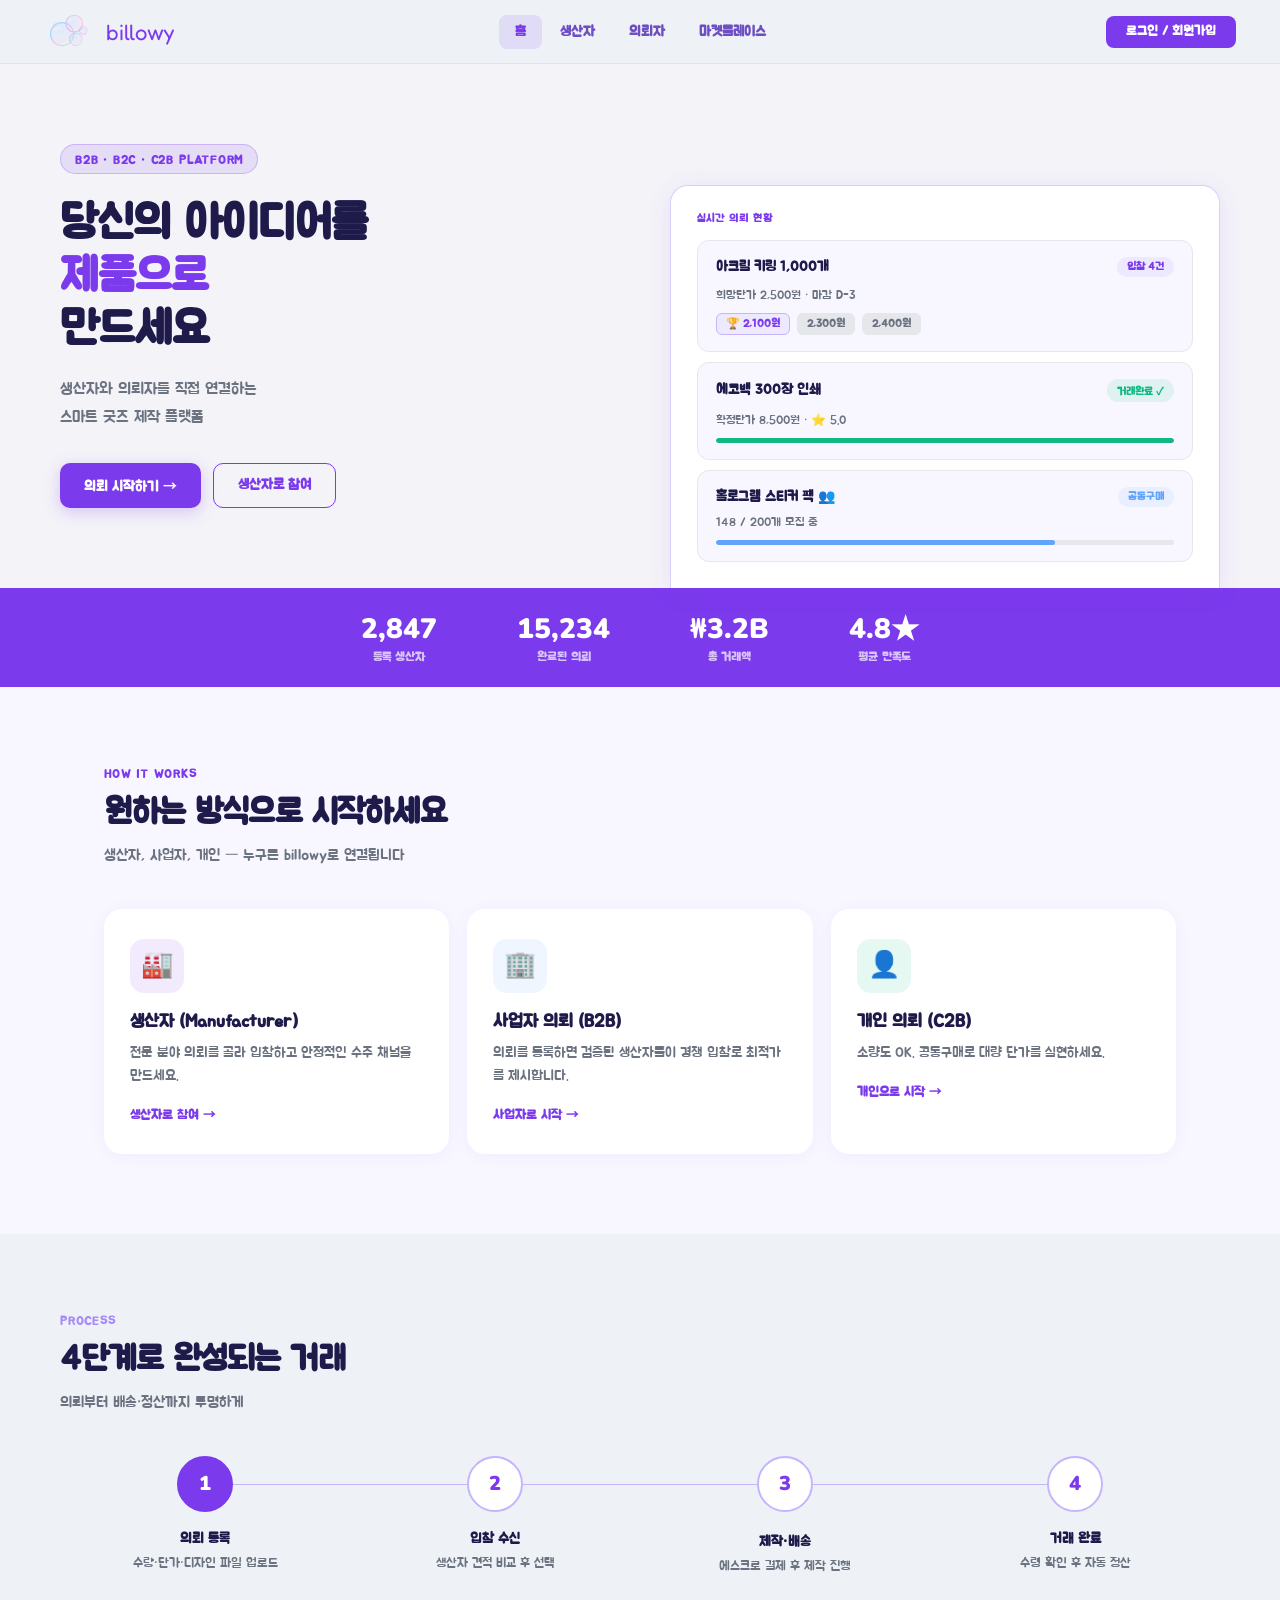
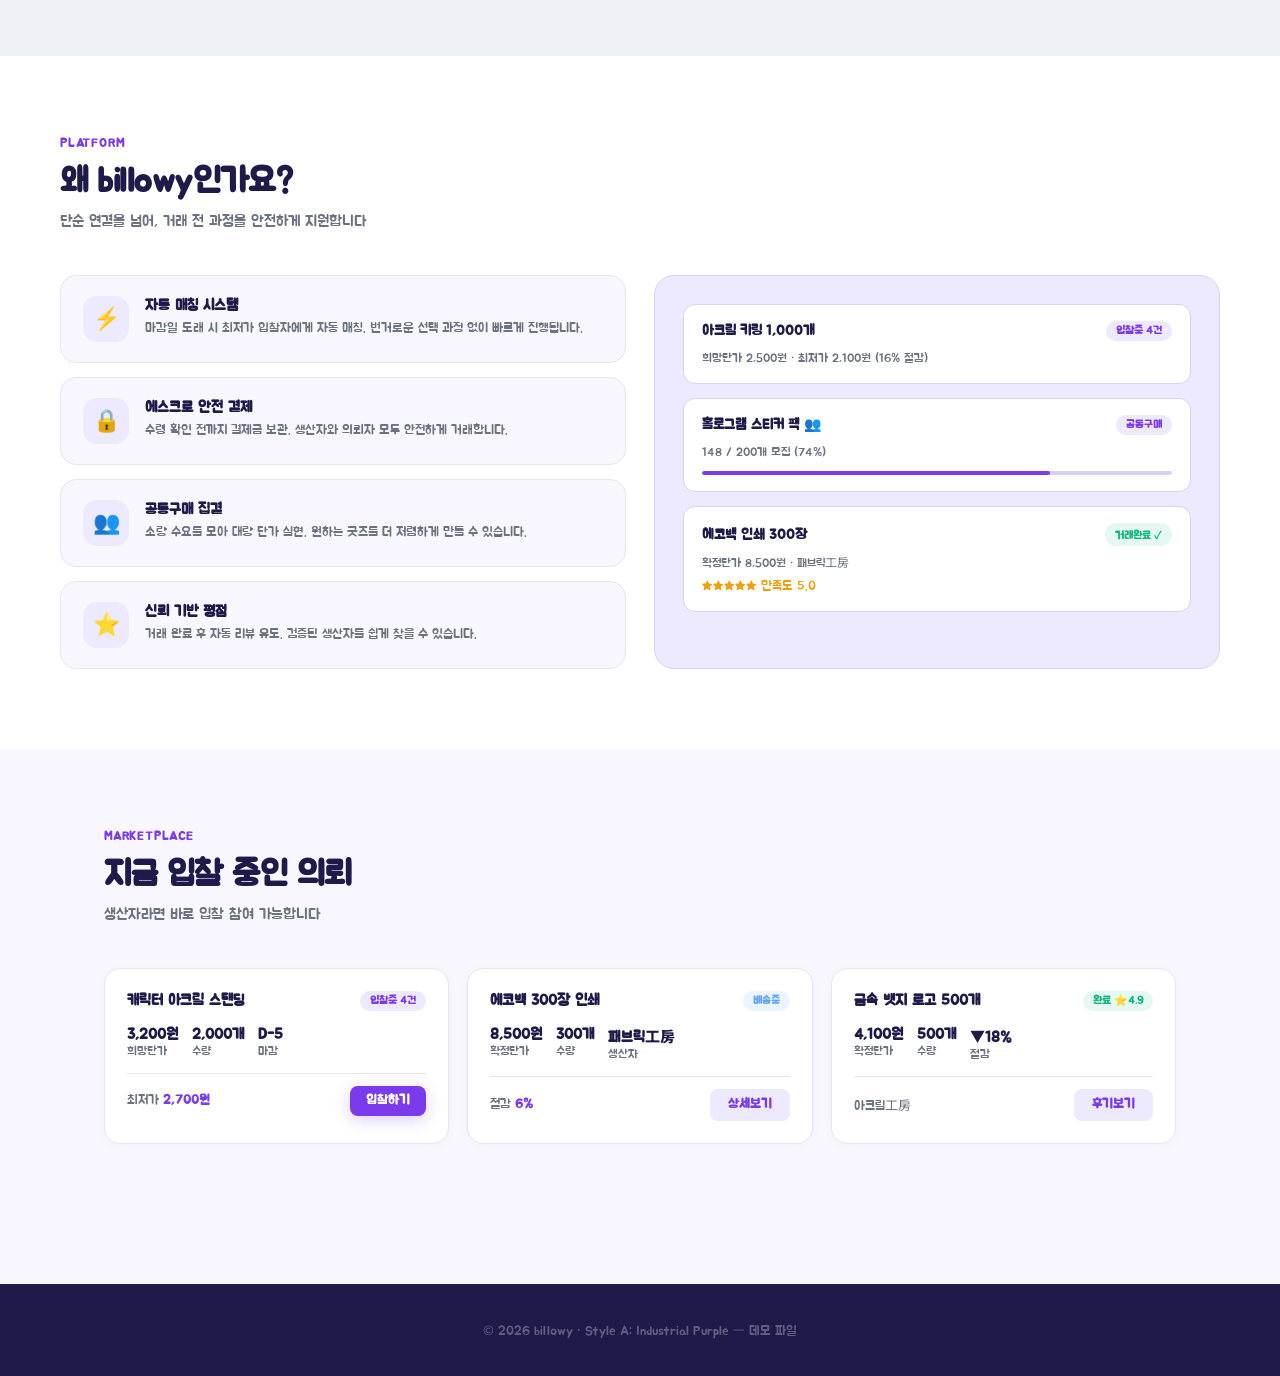
<file: ui-demos/style-a-industrial.html>
<!DOCTYPE html>
<html lang="ko">
<head>
<meta charset="UTF-8">
<meta name="viewport" content="width=device-width, initial-scale=1.0">
<title>billowy — Style A</title>
<link rel="preconnect" href="https://fonts.googleapis.com">
<link href="https://fonts.googleapis.com/css2?family=Fredoka+One&family=Jua&family=Nunito:wght@400;600;700;800;900&family=Noto+Sans+KR:wght@400;500;700;900&display=swap" rel="stylesheet">
<style>
  :root {
    /* ── Style B 팔레트 그대로 ── */
    --purple:  #7c3aed;
    --purple2: #9f67f7;
    --purple3: #c4b5fd;
    --lavender:#ede9fe;
    --mint:    #10b981;
    --pink:    #ec4899;
    --bg:      #f8f7ff;
    --white:   #ffffff;
    --text:    #1e1b4b;
    --sub:     #6b7280;
    --border:  #e5e7eb;
    --success: #10b981;
    --warning: #f59e0b;
    --info:    #60a5fa;
    /* ── Style A 전용 (헤더/히어로 다크 배경) ── */
    --dark-bg:   #1e1b4b;
    --dark-card: #2d2a6e;
    --dark-inner:#3730a3;
    --accent:    #a78bfa;
    /* ── 하위 호환 alias ── */
    --navy:    #1e1b4b;
    --navy2:   #2d2a6e;
    --navy3:   #3730a3;
    --light:   #f8f7ff;
    --gray:    #6b7280;
  }
  * { margin:0; padding:0; box-sizing:border-box; }
  body { font-family:'Jua','Noto Sans KR',sans-serif; background:var(--bg); color:var(--text); }

  /* ── 공통 버튼 ── */
  .btn { border:none; border-radius:10px; font-family:inherit; font-weight:700; cursor:pointer; transition:all .2s; }
  .btn-primary { background:var(--purple); color:#fff; padding:12px 24px; font-size:14px; box-shadow:0 4px 16px rgba(124,58,237,0.25); }
  .btn-primary:hover { transform:translateY(-1px); box-shadow:0 6px 20px rgba(124,58,237,0.35); background:#6d28d9; }
  .btn-outline { background:transparent; color:var(--purple); border:1.5px solid var(--purple); padding:12px 24px; font-size:14px; }
  .btn-outline:hover { background:rgba(124,58,237,0.08); }
  .btn-sm { padding:7px 16px; font-size:13px; border-radius:8px; }
  .btn-ghost { background:var(--lavender); color:var(--purple); padding:8px 18px; font-size:13px; border-radius:8px; }

  /* ── 헤더 ── */
  header {
    background:#eef2f7; padding:0 44px; height:64px;
    display:flex; align-items:center; justify-content:space-between;
    position:sticky; top:0; z-index:200;
    border-bottom:1px solid #dde4ef;
  }
  .logo { font-family:'Fredoka One',sans-serif; font-size:22px; color:var(--purple); display:flex; align-items:center; gap:10px; }
  .logo-box { display:flex; align-items:center; }
  nav { display:flex; gap:2px; }
  nav button {
    background:none; border:none; color:#6d4fc2; font-size:14px; font-weight:700;
    padding:8px 16px; border-radius:8px; cursor:pointer; font-family:inherit; transition:.2s;
  }
  nav button:hover { color:var(--purple); background:rgba(124,58,237,0.1); }
  nav button.active { color:var(--purple); background:rgba(124,58,237,0.12); font-weight:800; }
  .header-right { display:flex; gap:10px; align-items:center; }
  .btn-login { background:var(--purple); color:#fff; border:none; border-radius:8px; padding:8px 20px; font-size:13px; font-weight:700; cursor:pointer; font-family:inherit; }

  /* ── 페이지 전환 ── */
  .page { display:none; }
  .page.active { display:block; }

  /* ══════════════════════════════════════
     홈 페이지
  ══════════════════════════════════════ */
  .home-hero {
    background:#f4f3f8;
    padding:0 44px;
  }
  .hero-inner {
    max-width:1160px; margin:0 auto;
    display:grid; grid-template-columns:1fr 1fr; gap:60px; align-items:end;
    padding:80px 0 0;
  }
  .hero-text { padding-bottom:80px; }
  .hero-badge {
    display:inline-block; background:rgba(124,58,237,0.12); color:var(--purple);
    border:1px solid rgba(124,58,237,0.25); border-radius:20px;
    padding:5px 14px; font-size:12px; font-weight:800; margin-bottom:24px;
    text-transform:uppercase; letter-spacing:.8px;
  }
  .hero-text h1 {
    font-family:'Jua',sans-serif; font-size:46px; font-weight:900; color:var(--text);
    line-height:1.15; margin-bottom:18px; letter-spacing:-.5px;
  }
  .hero-text h1 em { font-style:normal; color:var(--purple); }
  .hero-text p { color:var(--sub); font-size:16px; line-height:1.75; margin-bottom:32px; }
  .hero-btns { display:flex; gap:12px; }

  /* 히어로 비주얼 */
  .hero-visual {
    background:#fff; border-radius:18px 18px 0 0; padding:26px;
    border:1px solid #d8d0f8; border-bottom:none;
    box-shadow:0 4px 24px rgba(124,58,237,0.1);
  }
  .vis-label { font-size:11px; font-weight:800; color:var(--purple); text-transform:uppercase; letter-spacing:1px; margin-bottom:14px; }
  .vis-card {
    background:var(--bg); border-radius:12px; padding:16px 18px; margin-bottom:10px;
    border:1px solid var(--border);
  }
  .vis-card:last-child { margin-bottom:0; }
  .vis-row { display:flex; justify-content:space-between; align-items:center; margin-bottom:8px; }
  .vis-title { color:var(--text); font-size:14px; font-weight:700; }
  .vis-tag { font-size:11px; font-weight:800; padding:3px 10px; border-radius:20px; }
  .vt-bid  { background:var(--lavender); color:var(--purple); }
  .vt-done { background:rgba(16,185,129,0.1); color:var(--success); }
  .vt-group{ background:rgba(96,165,250,0.1); color:var(--info); }
  .vis-meta { color:var(--sub); font-size:12px; }
  .vis-chips { display:flex; gap:7px; margin-top:10px; flex-wrap:wrap; }
  .vis-chip { font-size:11px; padding:3px 9px; border-radius:6px; font-weight:700; background:var(--border); color:var(--sub); border:1px solid var(--border); }
  .vis-chip.top { background:var(--lavender); color:var(--purple); border-color:#c4b5fd; }
  .vis-bar { background:var(--border); border-radius:4px; height:5px; margin-top:10px; overflow:hidden; }
  .vis-fill { height:100%; border-radius:4px; }

  /* 통계 바 */
  .stats-bar {
    background:var(--purple);
    padding:22px 44px; display:flex; justify-content:center; gap:80px;
  }
  .stat-item { text-align:center; }
  .stat-num { font-family:'Nunito',sans-serif; font-size:28px; font-weight:900; color:#fff; }
  .stat-lbl { font-size:12px; color:rgba(255,255,255,0.7); margin-top:2px; font-weight:600; }

  /* 역할 카드 */
  .section { max-width:1160px; margin:0 auto; padding:80px 44px; }
  .sec-tag { font-size:12px; font-weight:800; color:var(--purple); text-transform:uppercase; letter-spacing:.8px; margin-bottom:10px; }
  .sec-title { font-size:34px; font-weight:900; margin-bottom:8px; letter-spacing:-.5px; }
  .sec-sub { color:var(--gray); font-size:15px; margin-bottom:44px; }

  .role-grid { display:grid; grid-template-columns:repeat(3,1fr); gap:18px; }
  .role-card {
    background:var(--white); border-radius:18px; padding:28px 24px;
    border:2px solid transparent; transition:all .25s; cursor:pointer;
    box-shadow:0 2px 16px rgba(124,58,237,0.06);
    position:relative; overflow:hidden;
  }
  .role-card:hover { border-color:var(--purple); transform:translateY(-4px); box-shadow:0 10px 32px rgba(124,58,237,0.14); }
  .role-card::after {
    content:''; position:absolute; top:0; left:0; right:0; height:4px;
    background:var(--purple); opacity:0; transition:.25s;
  }
  .role-card:hover::after { opacity:1; }
  .role-icon { width:54px; height:54px; border-radius:14px; display:flex; align-items:center; justify-content:center; font-size:26px; margin-bottom:18px; }
  .ri-v { background:rgba(124,58,237,0.1); }
  .ri-b { background:rgba(96,165,250,0.1); }
  .ri-p { background:rgba(16,185,129,0.1); }
  .role-card h3 { font-size:18px; font-weight:800; margin-bottom:8px; }
  .role-card p { color:var(--gray); font-size:14px; line-height:1.65; margin-bottom:16px; }
  .role-link { color:var(--purple); font-size:13px; font-weight:800; }

  /* 프로세스 */
  .process-bg { background:#eef2f7; padding:80px 44px; }
  .process-inner { max-width:1160px; margin:0 auto; }
  .process-inner .sec-title { color:var(--text); }
  .process-inner .sec-sub { color:var(--sub); }
  .steps::before { content:''; position:absolute; top:28px; left:12.5%; right:12.5%; height:1px; background:#c4b5fd; }
  .step h4 { color:var(--text); font-size:14px; font-weight:800; margin-bottom:6px; }
  .step p { color:var(--sub); font-size:13px; line-height:1.5; padding:0 10px; }
  .step-circle {
    width:56px; height:56px; border-radius:50%; margin:0 auto 18px;
    display:flex; align-items:center; justify-content:center;
    font-size:20px; font-weight:900; position:relative; z-index:1;
    background:#ffffff; border:2px solid #c4b5fd; color:var(--purple);
    font-family:'Nunito',sans-serif;
  }
  .step-circle.hi { background:var(--purple); color:#fff; border-color:var(--purple); }

  /* ── 플랫폼 특장점 ── */
  .feat-section { background:var(--white); padding:80px 44px; }  .feat-inner   { max-width:1160px; margin:0 auto; }
  .feat-grid { display:grid; grid-template-columns:1fr 1fr; gap:28px; }
  .feat-left { display:flex; flex-direction:column; gap:14px; }
  .feat-item {
    background:var(--bg); border-radius:16px; padding:20px 22px;
    display:flex; gap:16px; align-items:flex-start;
    border:1px solid var(--border);
  }
  .feat-icon {
    width:46px; height:46px; border-radius:14px; background:var(--lavender);
    display:flex; align-items:center; justify-content:center; font-size:22px; flex-shrink:0;
  }
  .feat-item h4 { font-size:15px; font-weight:800; margin-bottom:4px; color:var(--navy); }
  .feat-item p  { font-size:13px; color:var(--gray); line-height:1.55; }
  /* 우측: 의뢰 목업 패널 */
  .feat-right {
    background:#ede9fe; border-radius:20px; padding:28px;
    display:flex; flex-direction:column; gap:14px;
    border:1px solid #d8d0f8;
  }
  .mock-f { background:#fff; border-radius:12px; padding:16px 18px; border:1px solid #d8d0f8; }
  .mock-f-h { display:flex; justify-content:space-between; align-items:center; margin-bottom:8px; }
  .mock-f-name { color:var(--text); font-size:14px; font-weight:700; }
  .mock-f-badge { background:var(--lavender); color:var(--purple); font-size:11px; font-weight:700; padding:3px 10px; border-radius:20px; }
  .mock-f-badge.done { background:rgba(16,185,129,0.1); color:var(--success); }
  .mock-f-body { color:var(--sub); font-size:12px; line-height:1.5; }
  .mock-f-bar { height:4px; background:#d8d0f8; border-radius:3px; margin-top:10px; overflow:hidden; }
  .mock-f-fill { height:100%; background:var(--purple); border-radius:3px; }
  .mock-f-stars { color:#f59e0b; font-size:13px; margin-top:7px; }
  .steps { display:grid; grid-template-columns:repeat(4,1fr); gap:0; margin-top:40px; position:relative; }
  .step { text-align:center; }
  .step h4 { color:var(--text); font-size:14px; font-weight:800; margin-bottom:6px; }
  .step p { color:var(--sub); font-size:13px; line-height:1.5; padding:0 10px; }

  /* 의뢰 카드 */
  .req-grid { display:grid; grid-template-columns:repeat(3,1fr); gap:18px; }
  .req-card { background:var(--white); border-radius:16px; padding:22px; border:1px solid var(--border); box-shadow:0 2px 10px rgba(124,58,237,0.04); transition:.2s; }
  .req-card:hover { box-shadow:0 6px 24px rgba(124,58,237,0.1); transform:translateY(-2px); }
  .req-top { display:flex; justify-content:space-between; align-items:flex-start; margin-bottom:14px; }
  .req-top h4 { font-size:15px; font-weight:800; }
  .chip { font-size:11px; font-weight:800; padding:3px 10px; border-radius:20px; }
  .chip-bid  { background:var(--lavender); color:var(--purple); }
  .chip-ship { background:rgba(96,165,250,0.12); color:var(--info); }
  .chip-done { background:rgba(16,185,129,0.1); color:var(--success); }
  .chip-group{ background:rgba(251,191,36,0.12); color:var(--warning); }
  .req-meta { display:flex; gap:14px; flex-wrap:wrap; margin-bottom:14px; }
  .req-meta-item { font-size:12px; color:var(--gray); }
  .req-meta-item strong { display:block; font-size:15px; font-weight:800; color:var(--navy); }
  .req-foot { border-top:1px solid var(--border); padding-top:12px; display:flex; justify-content:space-between; align-items:center; }
  .req-lowest { font-size:13px; color:var(--gray); }
  .req-lowest strong { color:var(--purple); font-weight:800; }

  /* ══════════════════════════════════════
     생산자 페이지
  ══════════════════════════════════════ */
  .inner-page { max-width:1160px; margin:0 auto; padding:48px 44px; }
  .page-header { margin-bottom:36px; }
  .page-header h2 { font-size:28px; font-weight:900; letter-spacing:-.5px; }
  .page-header p { color:var(--gray); font-size:15px; margin-top:6px; }

  .dash-grid { display:grid; grid-template-columns:repeat(4,1fr); gap:16px; margin-bottom:32px; }
  .dash-card { background:var(--white); border-radius:14px; padding:22px; border:1px solid var(--border); text-align:center; }
  .dash-card .d-num { font-size:32px; font-weight:900; font-family:'Nunito',sans-serif; }
  .dash-card .d-lbl { font-size:13px; color:var(--gray); margin-top:4px; font-weight:600; }
  .c-purple { color:var(--purple); }
  .c-warning { color:var(--warning); }
  .c-info    { color:var(--info); }
  .c-success { color:var(--success); }

  .two-col-layout { display:grid; grid-template-columns:1fr 1fr; gap:24px; }
  .panel { background:var(--white); border-radius:16px; padding:24px; border:1px solid var(--border); }
  .panel-title { font-size:16px; font-weight:800; margin-bottom:18px; display:flex; justify-content:space-between; align-items:center; }
  .panel-title a { font-size:12px; color:var(--purple); font-weight:700; text-decoration:none; }

  .bid-row { display:flex; justify-content:space-between; align-items:center; padding:12px 0; border-bottom:1px solid var(--border); }
  .bid-row:last-child { border-bottom:none; }
  .bid-info h5 { font-size:14px; font-weight:700; }
  .bid-info span { font-size:12px; color:var(--gray); }
  .bid-price { font-size:15px; font-weight:900; color:var(--purple); font-family:'Nunito',sans-serif; }
  .bid-status { font-size:11px; font-weight:800; padding:3px 10px; border-radius:20px; }

  .req-list-item { display:flex; justify-content:space-between; align-items:center; padding:14px 0; border-bottom:1px solid var(--border); }
  .req-list-item:last-child { border-bottom:none; }
  .rli-left h5 { font-size:14px; font-weight:700; }
  .rli-left span { font-size:12px; color:var(--gray); }
  .rli-right { display:flex; gap:10px; align-items:center; }
  .price-tag { font-size:14px; font-weight:900; color:var(--navy); font-family:'Nunito',sans-serif; }

  /* ══════════════════════════════════════
     의뢰자 페이지
  ══════════════════════════════════════ */
  .request-form-card {
    background:var(--white); border-radius:18px; padding:32px; border:1px solid var(--border);
    max-width:640px;
  }
  .form-row { display:grid; grid-template-columns:1fr 1fr; gap:16px; }
  .form-group { margin-bottom:18px; }
  .form-group label { display:block; font-size:13px; font-weight:800; color:var(--navy); margin-bottom:7px; }
  .form-group input,
  .form-group select,
  .form-group textarea {
    width:100%; padding:11px 14px; border:1.5px solid var(--border); border-radius:10px;
    font-size:14px; font-family:inherit; color:var(--navy); outline:none; transition:.2s;
    background:#fff;
  }
  .form-group input:focus,
  .form-group select:focus,
  .form-group textarea:focus { border-color:var(--purple); box-shadow:0 0 0 3px rgba(124,58,237,0.1); }
  .form-group textarea { min-height:90px; resize:vertical; }
  .upload-box {
    border:2px dashed var(--border); border-radius:12px; padding:28px; text-align:center;
    cursor:pointer; transition:.2s; background:var(--bg);
  }
  .upload-box:hover { border-color:var(--purple); background:var(--lavender); }
  .upload-box p { font-size:13px; color:var(--gray); margin-top:6px; }

  .my-requests { display:flex; flex-direction:column; gap:14px; max-width:800px; }
  .mreq-card { background:var(--white); border-radius:14px; padding:20px 22px; border:1px solid var(--border); display:flex; justify-content:space-between; align-items:center; }
  .mreq-left h4 { font-size:15px; font-weight:800; margin-bottom:4px; }
  .mreq-left span { font-size:13px; color:var(--gray); }
  .mreq-right { display:flex; gap:12px; align-items:center; }
  .mreq-price { font-size:16px; font-weight:900; color:var(--purple); font-family:'Nunito',sans-serif; }

  /* ══════════════════════════════════════
     마켓플레이스 페이지
  ══════════════════════════════════════ */
  .mp-tabs { display:flex; gap:4px; border-bottom:2px solid var(--border); margin-bottom:32px; }
  .mp-tab { background:none; border:none; font-family:inherit; font-size:14px; font-weight:700; color:var(--gray); padding:12px 20px; border-bottom:2px solid transparent; margin-bottom:-2px; cursor:pointer; transition:.2s; }
  .mp-tab:hover { color:var(--purple); }
  .mp-tab.active { color:var(--purple); border-bottom-color:var(--purple); }

  .mp-grid { display:grid; grid-template-columns:repeat(3,1fr); gap:18px; }
  .mp-card { background:var(--white); border-radius:16px; overflow:hidden; border:1px solid var(--border); transition:.2s; cursor:pointer; }
  .mp-card:hover { transform:translateY(-3px); box-shadow:0 8px 28px rgba(124,58,237,0.1); }
  .mp-card-top { height:100px; display:flex; align-items:center; justify-content:center; font-size:44px; }
  .mp-card-top.a { background:linear-gradient(135deg,var(--lavender),#ddd6fe); }
  .mp-card-top.b { background:linear-gradient(135deg,#d1fae5,#a7f3d0); }
  .mp-card-top.c { background:linear-gradient(135deg,#fce7f3,#fbcfe8); }
  .mp-card-top.d { background:linear-gradient(135deg,#fef3c7,#fde68a); }
  .mp-card-body { padding:16px 18px; }
  .mp-card-body h4 { font-size:14px; font-weight:800; margin-bottom:8px; }
  .mp-card-row { display:flex; justify-content:space-between; font-size:13px; color:var(--gray); margin-bottom:3px; }
  .mp-card-row strong { color:var(--navy); font-weight:700; }
  .mp-card-foot { padding:11px 18px; border-top:1px solid var(--border); display:flex; justify-content:space-between; align-items:center; }

  /* 후기 카드 */
  .review-grid { display:grid; grid-template-columns:repeat(3,1fr); gap:16px; }
  .review-card { background:var(--white); border-radius:14px; padding:20px; border:1px solid var(--border); }
  .review-stars { color:#f59e0b; font-size:14px; margin-bottom:8px; }
  .review-title { font-size:14px; font-weight:800; margin-bottom:6px; }
  .review-body { font-size:13px; color:var(--gray); line-height:1.6; }
  .review-meta { display:flex; justify-content:space-between; margin-top:12px; padding-top:12px; border-top:1px solid var(--border); font-size:12px; color:var(--gray); }
  .review-meta strong { color:var(--purple); }

  /* 프로모 카드 */
  .promo-list { display:flex; flex-direction:column; gap:18px; max-width:740px; margin:0 auto; }
  .promo-card { background:var(--white); border-radius:16px; padding:24px 28px; border:1px solid var(--border); }
  .promo-card-head { display:flex; justify-content:space-between; align-items:center; margin-bottom:12px; }
  .promo-author { display:flex; align-items:center; gap:10px; }
  .promo-avatar { width:38px; height:38px; border-radius:50%; background:linear-gradient(135deg,var(--purple),var(--purple2)); display:flex; align-items:center; justify-content:center; color:#fff; font-weight:800; font-size:15px; }
  .promo-author-info strong { font-size:14px; font-weight:800; display:block; }
  .promo-author-info span { font-size:12px; color:var(--gray); }
  .promo-card h4 { font-size:16px; font-weight:800; margin-bottom:8px; }
  .promo-card p { font-size:14px; color:var(--gray); line-height:1.65; }

  /* 공동구매 카드 */
  .group-grid { display:grid; grid-template-columns:repeat(2,1fr); gap:18px; }
  .group-card { background:var(--white); border-radius:16px; padding:22px; border:1px solid var(--border); }
  .group-card h4 { font-size:15px; font-weight:800; margin-bottom:14px; }
  .progress-wrap { margin-bottom:12px; }
  .progress-bar { background:var(--bg); border-radius:6px; height:8px; overflow:hidden; margin-top:6px; }
  .progress-fill { height:100%; border-radius:6px; background:linear-gradient(90deg,var(--purple),var(--purple2)); }
  .progress-label { display:flex; justify-content:space-between; font-size:12px; color:var(--gray); }
  .group-foot { display:flex; justify-content:space-between; align-items:center; margin-top:12px; padding-top:12px; border-top:1px solid var(--border); }

  /* 탭 패널 */
  .tab-panel { display:none; }
  .tab-panel.active { display:block; }

  /* ── 푸터 ── */
  footer { background:var(--navy); padding:36px 44px; text-align:center; margin-top:60px; }
  footer p { color:rgba(255,255,255,0.3); font-size:13px; }
</style>
</head>
<body>

<header>
  <div class="logo">
    <div class="logo-box">
      <svg width="52" height="40" viewBox="0 0 86 76" fill="none" xmlns="http://www.w3.org/2000/svg">
        <defs>
          <radialGradient id="hdb" cx="38%" cy="32%" r="68%"><stop offset="0%" stop-color="#c0b8ff" stop-opacity="0.24"/><stop offset="40%" stop-color="#98d4ff" stop-opacity="0.14"/><stop offset="75%" stop-color="#ffb8e8" stop-opacity="0.18"/><stop offset="100%" stop-color="#98e8d8" stop-opacity="0.07"/></radialGradient>
          <linearGradient id="hdr1" x1="0%" y1="0%" x2="100%" y2="100%"><stop offset="0%" stop-color="#c8b8ff" stop-opacity="0.92"/><stop offset="28%" stop-color="#88d8ff" stop-opacity="0.8"/><stop offset="58%" stop-color="#ffb8e4" stop-opacity="0.85"/><stop offset="100%" stop-color="#a8f0e0" stop-opacity="0.75"/></linearGradient>
          <linearGradient id="hdr2" x1="0%" y1="100%" x2="100%" y2="0%"><stop offset="0%" stop-color="#c4b0ff" stop-opacity="0.88"/><stop offset="100%" stop-color="#ffc0e0" stop-opacity="0.82"/></linearGradient>
        </defs>
        <circle cx="28" cy="42" r="22" fill="url(#hdb)" stroke="url(#hdr1)" stroke-width="2.4"/>
        <ellipse cx="20" cy="32" rx="7" ry="5" fill="white" opacity="0.22" transform="rotate(-20,20,32)"/>
        <circle  cx="19" cy="30" r="2" fill="white" opacity="0.42"/>
        <circle cx="51" cy="22" r="16" fill="url(#hdb)" stroke="url(#hdr2)" stroke-width="2.0"/>
        <ellipse cx="45" cy="15" rx="5" ry="3.5" fill="white" opacity="0.24" transform="rotate(-15,45,15)"/>
        <circle  cx="44" cy="14" r="1.5" fill="white" opacity="0.48"/>
        <circle cx="54" cy="52" r="12" fill="url(#hdb)" stroke="url(#hdr1)" stroke-width="1.8"/>
        <circle cx="68" cy="35" r="7.5" fill="url(#hdb)" stroke="url(#hdr2)" stroke-width="1.4"/>
        <circle cx="16" cy="24" r="4.5" fill="none" stroke="url(#hdr1)" stroke-width="1.1" opacity="0.65"/>
      </svg>
    </div>
    billowy
  </div>
  <nav>
    <button class="active" onclick="showPage('home',this)">홈</button>
    <button onclick="showPage('manufacturer',this)">생산자</button>
    <button onclick="showPage('client',this)">의뢰자</button>
    <button onclick="showPage('marketplace',this)">마켓플레이스</button>
  </nav>
  <div class="header-right">
    <button class="btn-login">로그인 / 회원가입</button>
  </div>
</header>

<!-- ══════════ 홈 ══════════ -->
<div id="page-home" class="page active">
  <div class="home-hero">
    <div class="hero-inner">
      <div class="hero-text">
        <div class="hero-badge">B2B · B2C · C2B Platform</div>
        <h1>당신의 아이디어를<br><em>제품으로</em><br>만드세요</h1>
        <p>생산자와 의뢰자를 직접 연결하는<br>스마트 굿즈 제작 플랫폼</p>
        <div class="hero-btns">
          <button class="btn btn-primary" onclick="showPage('client',null)">의뢰 시작하기 →</button>
          <button class="btn btn-outline" onclick="showPage('manufacturer',null)">생산자로 참여</button>
        </div>
      </div>
      <div class="hero-visual">
        <div class="vis-label">실시간 의뢰 현황</div>
        <div class="vis-card">
          <div class="vis-row">
            <span class="vis-title">아크릴 키링 1,000개</span>
            <span class="vis-tag vt-bid">입찰 4건</span>
          </div>
          <div class="vis-meta">희망단가 2,500원 · 마감 D-3</div>
          <div class="vis-chips">
            <span class="vis-chip top">🏆 2,100원</span>
            <span class="vis-chip">2,300원</span>
            <span class="vis-chip">2,400원</span>
          </div>
        </div>
        <div class="vis-card">
          <div class="vis-row">
            <span class="vis-title">에코백 300장 인쇄</span>
            <span class="vis-tag vt-done">거래완료 ✓</span>
          </div>
          <div class="vis-meta">확정단가 8,500원 · ⭐ 5.0</div>
          <div class="vis-bar"><div class="vis-fill" style="width:100%;background:var(--success)"></div></div>
        </div>
        <div class="vis-card">
          <div class="vis-row">
            <span class="vis-title">홀로그램 스티커 팩 👥</span>
            <span class="vis-tag vt-group">공동구매</span>
          </div>
          <div class="vis-meta">148 / 200개 모집 중</div>
          <div class="vis-bar"><div class="vis-fill" style="width:74%;background:var(--info)"></div></div>
        </div>
      </div>
    </div>
  </div>

  <div class="stats-bar">
    <div class="stat-item"><div class="stat-num">2,847</div><div class="stat-lbl">등록 생산자</div></div>
    <div class="stat-item"><div class="stat-num">15,234</div><div class="stat-lbl">완료된 의뢰</div></div>
    <div class="stat-item"><div class="stat-num">₩3.2B</div><div class="stat-lbl">총 거래액</div></div>
    <div class="stat-item"><div class="stat-num">4.8★</div><div class="stat-lbl">평균 만족도</div></div>
  </div>

  <div class="section">
    <div class="sec-tag">How it works</div>
    <div class="sec-title">원하는 방식으로 시작하세요</div>
    <div class="sec-sub">생산자, 사업자, 개인 — 누구든 billowy로 연결됩니다</div>
    <div class="role-grid">
      <div class="role-card" onclick="showPage('manufacturer',null)">
        <div class="role-icon ri-v">🏭</div>
        <h3>생산자 (Manufacturer)</h3>
        <p>전문 분야 의뢰를 골라 입찰하고 안정적인 수주 채널을 만드세요.</p>
        <div class="role-link">생산자로 참여 →</div>
      </div>
      <div class="role-card" onclick="showPage('client',null)">
        <div class="role-icon ri-b">🏢</div>
        <h3>사업자 의뢰 (B2B)</h3>
        <p>의뢰를 등록하면 검증된 생산자들이 경쟁 입찰로 최적가를 제시합니다.</p>
        <div class="role-link">사업자로 시작 →</div>
      </div>
      <div class="role-card" onclick="showPage('client',null)">
        <div class="role-icon ri-p">👤</div>
        <h3>개인 의뢰 (C2B)</h3>
        <p>소량도 OK. 공동구매로 대량 단가를 실현하세요.</p>
        <div class="role-link">개인으로 시작 →</div>
      </div>
    </div>
  </div>

  <div class="process-bg">
    <div class="process-inner">
      <div class="sec-tag" style="color:var(--accent)">Process</div>
      <div class="sec-title">4단계로 완성되는 거래</div>
      <div class="sec-sub">의뢰부터 배송·정산까지 투명하게</div>
      <div class="steps">
        <div class="step">
          <div class="step-circle hi">1</div>
          <h4>의뢰 등록</h4><p>수량·단가·디자인 파일 업로드</p>
        </div>
        <div class="step">
          <div class="step-circle">2</div>
          <h4>입찰 수신</h4><p>생산자 견적 비교 후 선택</p>
        </div>
        <div class="step">
          <div class="step-circle">3</div>
          <h4>제작·배송</h4><p>에스크로 결제 후 제작 진행</p>
        </div>
        <div class="step">
          <div class="step-circle">4</div>
          <h4>거래 완료</h4><p>수령 확인 후 자동 정산</p>
        </div>
      </div>
    </div>
  </div>

  <!-- 플랫폼 특장점 -->
  <div class="feat-section">
    <div class="feat-inner">
      <div class="sec-tag">Platform</div>
      <div class="sec-title">왜 billowy인가요?</div>
      <div class="sec-sub">단순 연결을 넘어, 거래 전 과정을 안전하게 지원합니다</div>
      <div class="feat-grid">
        <div class="feat-left">
          <div class="feat-item">
            <div class="feat-icon">⚡</div>
            <div><h4>자동 매칭 시스템</h4><p>마감일 도래 시 최저가 입찰자에게 자동 매칭. 번거로운 선택 과정 없이 빠르게 진행됩니다.</p></div>
          </div>
          <div class="feat-item">
            <div class="feat-icon">🔒</div>
            <div><h4>에스크로 안전 결제</h4><p>수령 확인 전까지 결제금 보관. 생산자와 의뢰자 모두 안전하게 거래합니다.</p></div>
          </div>
          <div class="feat-item">
            <div class="feat-icon">👥</div>
            <div><h4>공동구매 집결</h4><p>소량 수요를 모아 대량 단가 실현. 원하는 굿즈를 더 저렴하게 만들 수 있습니다.</p></div>
          </div>
          <div class="feat-item">
            <div class="feat-icon">⭐</div>
            <div><h4>신뢰 기반 평점</h4><p>거래 완료 후 자동 리뷰 유도. 검증된 생산자를 쉽게 찾을 수 있습니다.</p></div>
          </div>
        </div>
        <div class="feat-right">
          <div class="mock-f">
            <div class="mock-f-h"><span class="mock-f-name">아크릴 키링 1,000개</span><span class="mock-f-badge">입찰중 4건</span></div>
            <div class="mock-f-body">희망단가 2,500원 · 최저가 2,100원 (16% 절감)</div>
          </div>
          <div class="mock-f">
            <div class="mock-f-h"><span class="mock-f-name">홀로그램 스티커 팩 👥</span><span class="mock-f-badge">공동구매</span></div>
            <div class="mock-f-body">148 / 200개 모집 (74%)</div>
            <div class="mock-f-bar"><div class="mock-f-fill" style="width:74%"></div></div>
          </div>
          <div class="mock-f">
            <div class="mock-f-h"><span class="mock-f-name">에코백 인쇄 300장</span><span class="mock-f-badge done">거래완료 ✓</span></div>
            <div class="mock-f-body">확정단가 8,500원 · 패브릭工房</div>
            <div class="mock-f-stars">★★★★★ 만족도 5.0</div>
          </div>
        </div>
      </div>
    </div>
  </div>

  <div class="section">
    <div class="sec-tag">Marketplace</div>
    <div class="sec-title">지금 입찰 중인 의뢰</div>
    <div class="sec-sub">생산자라면 바로 입찰 참여 가능합니다</div>
    <div class="req-grid">
      <div class="req-card">
        <div class="req-top"><h4>캐릭터 아크릴 스탠딩</h4><span class="chip chip-bid">입찰중 4건</span></div>
        <div class="req-meta">
          <div class="req-meta-item"><strong>3,200원</strong>희망단가</div>
          <div class="req-meta-item"><strong>2,000개</strong>수량</div>
          <div class="req-meta-item"><strong>D-5</strong>마감</div>
        </div>
        <div class="req-foot"><span class="req-lowest">최저가 <strong>2,700원</strong></span><button class="btn btn-primary btn-sm">입찰하기</button></div>
      </div>
      <div class="req-card">
        <div class="req-top"><h4>에코백 300장 인쇄</h4><span class="chip chip-ship">배송중</span></div>
        <div class="req-meta">
          <div class="req-meta-item"><strong>8,500원</strong>확정단가</div>
          <div class="req-meta-item"><strong>300개</strong>수량</div>
          <div class="req-meta-item"><strong>패브릭工房</strong>생산자</div>
        </div>
        <div class="req-foot"><span class="req-lowest">절감 <strong>6%</strong></span><button class="btn btn-ghost btn-sm">상세보기</button></div>
      </div>
      <div class="req-card">
        <div class="req-top"><h4>금속 뱃지 로고 500개</h4><span class="chip chip-done">완료 ⭐4.9</span></div>
        <div class="req-meta">
          <div class="req-meta-item"><strong>4,100원</strong>확정단가</div>
          <div class="req-meta-item"><strong>500개</strong>수량</div>
          <div class="req-meta-item"><strong>▼18%</strong>절감</div>
        </div>
        <div class="req-foot"><span class="req-lowest">아크릴工房</span><button class="btn btn-ghost btn-sm">후기보기</button></div>
      </div>
    </div>
  </div>
  <footer><p>© 2026 billowy · Style A: Industrial Purple — 데모 파일</p></footer>
</div>

<!-- ══════════ 생산자 ══════════ -->
<div id="page-manufacturer" class="page">
  <div class="inner-page">
    <div class="page-header">
      <h2>🏭 생산자 대시보드</h2>
      <p>현재 입찰·진행 중인 의뢰를 한눈에 확인하세요</p>
    </div>
    <div class="dash-grid">
      <div class="dash-card"><div class="d-num c-purple">12</div><div class="d-lbl">전체 입찰</div></div>
      <div class="dash-card"><div class="d-num c-warning">5</div><div class="d-lbl">입찰 진행중</div></div>
      <div class="dash-card"><div class="d-num c-info">3</div><div class="d-lbl">제작 진행중</div></div>
      <div class="dash-card"><div class="d-num c-success">4</div><div class="d-lbl">완료</div></div>
    </div>
    <div class="two-col-layout">
      <div class="panel">
        <div class="panel-title">내 입찰 현황 <a href="#">전체보기</a></div>
        <div class="bid-row">
          <div class="bid-info"><h5>아크릴 키링 1,000개</h5><span>입찰가 2,100원 · D-3</span></div>
          <div style="text-align:right"><div class="bid-price">2,100원</div><span class="bid-status chip chip-bid">1위</span></div>
        </div>
        <div class="bid-row">
          <div class="bid-info"><h5>후드 티셔츠 500벌</h5><span>입찰가 18,500원 · D-1</span></div>
          <div style="text-align:right"><div class="bid-price">18,500원</div><span class="bid-status chip chip-bid">2위</span></div>
        </div>
        <div class="bid-row">
          <div class="bid-info"><h5>에코백 300장</h5><span>매칭 완료 · 제작중</span></div>
          <div style="text-align:right"><div class="bid-price">8,500원</div><span class="bid-status chip chip-ship">제작중</span></div>
        </div>
        <div class="bid-row">
          <div class="bid-info"><h5>금속 뱃지 500개</h5><span>거래 완료</span></div>
          <div style="text-align:right"><div class="bid-price">4,100원</div><span class="bid-status chip chip-done">완료</span></div>
        </div>
      </div>
      <div class="panel">
        <div class="panel-title">추천 의뢰 목록 <a href="#">전체보기</a></div>
        <div class="req-list-item">
          <div class="rli-left"><h5>캐릭터 아크릴 스탠딩 2,000개</h5><span>아크릴굿즈 · 희망단가 3,200원 · D-5</span></div>
          <div class="rli-right"><span class="price-tag">3,200원</span><button class="btn btn-primary btn-sm">입찰</button></div>
        </div>
        <div class="req-list-item">
          <div class="rli-left"><h5>홀로그램 스티커 팩 500장</h5><span>문구/스티커 · 희망단가 800원 · D-7</span></div>
          <div class="rli-right"><span class="price-tag">800원</span><button class="btn btn-primary btn-sm">입찰</button></div>
        </div>
        <div class="req-list-item">
          <div class="rli-left"><h5>봉제인형 단체 제작 200개</h5><span>봉제인형 · 희망단가 12,000원 · D-10</span></div>
          <div class="rli-right"><span class="price-tag">12,000원</span><button class="btn btn-primary btn-sm">입찰</button></div>
        </div>
        <div class="req-list-item">
          <div class="rli-left"><h5>금속 뱃지 로고 1,000개</h5><span>금속/뱃지 · 희망단가 4,500원 · D-4</span></div>
          <div class="rli-right"><span class="price-tag">4,500원</span><button class="btn btn-primary btn-sm">입찰</button></div>
        </div>
      </div>
    </div>
  </div>
  <footer style="margin-top:0"><p>© 2026 billowy · Style A: Industrial Purple</p></footer>
</div>

<!-- ══════════ 의뢰자 ══════════ -->
<div id="page-client" class="page">
  <div class="inner-page">
    <div class="page-header">
      <h2>📋 의뢰자 대시보드</h2>
      <p>새 의뢰를 등록하거나 진행 중인 의뢰를 관리하세요</p>
    </div>

    <div style="display:grid; grid-template-columns:1fr 1fr; gap:32px; align-items:start;">
      <!-- 의뢰 등록 폼 -->
      <div class="request-form-card">
        <div style="font-size:17px; font-weight:900; margin-bottom:22px;">➕ 새 의뢰 등록</div>
        <div class="form-group">
          <label>아이템 명칭 *</label>
          <input type="text" placeholder="예: 아크릴 키링">
        </div>
        <div class="form-row">
          <div class="form-group">
            <label>카테고리 *</label>
            <select><option>아크릴굿즈</option><option>의류/패브릭</option><option>문구/스티커</option><option>금속/뱃지</option></select>
          </div>
          <div class="form-group">
            <label>희망 수량 *</label>
            <input type="number" placeholder="예: 1000">
          </div>
        </div>
        <div class="form-row">
          <div class="form-group">
            <label>희망 단가 (원) *</label>
            <input type="number" placeholder="예: 2500">
          </div>
          <div class="form-group">
            <label>입찰 마감일 *</label>
            <input type="date">
          </div>
        </div>
        <div class="form-group">
          <label>디자인 가이드</label>
          <textarea placeholder="디자인 관련 요구사항을 적어주세요."></textarea>
        </div>
        <div class="upload-box">
          <div style="font-size:28px;">📁</div>
          <p>디자인 파일 첨부 (AI, PSD, PNG)</p>
        </div>
        <button class="btn btn-primary" style="width:100%; margin-top:18px; padding:14px;">🚀 의뢰 등록</button>
      </div>

      <!-- 내 의뢰 목록 -->
      <div>
        <div style="font-size:17px; font-weight:900; margin-bottom:18px;">📁 내 의뢰 현황</div>
        <div class="my-requests">
          <div class="mreq-card">
            <div class="mreq-left"><h4>아크릴 키링 1,000개</h4><span>아크릴굿즈 · 입찰 4건 · D-3</span></div>
            <div class="mreq-right"><span class="mreq-price">2,500원</span><span class="chip chip-bid">입찰중</span></div>
          </div>
          <div class="mreq-card">
            <div class="mreq-left"><h4>에코백 인쇄 300장</h4><span>의류/패브릭 · 패브릭工房</span></div>
            <div class="mreq-right"><span class="mreq-price">8,500원</span><span class="chip chip-ship">배송중</span></div>
          </div>
          <div class="mreq-card">
            <div class="mreq-left"><h4>홀로그램 스티커 팩</h4><span>문구/스티커 · 공동구매 74%</span></div>
            <div class="mreq-right"><span class="mreq-price">800원</span><span class="chip chip-group">공동구매</span></div>
          </div>
          <div class="mreq-card">
            <div class="mreq-left"><h4>금속 뱃지 로고 500개</h4><span>금속/뱃지 · 아크릴工房 · ⭐4.9</span></div>
            <div class="mreq-right"><span class="mreq-price">4,100원</span><span class="chip chip-done">완료</span></div>
          </div>
        </div>
      </div>
    </div>
  </div>
  <footer style="margin-top:60px"><p>© 2026 billowy · Style A: Industrial Purple</p></footer>
</div>

<!-- ══════════ 마켓플레이스 ══════════ -->
<div id="page-marketplace" class="page">
  <div class="inner-page">
    <div class="page-header">
      <h2>🛒 마켓플레이스</h2>
      <p>의뢰·공동구매·후기·홍보를 탐색하세요</p>
    </div>
    <div class="mp-tabs">
      <button class="mp-tab active" onclick="showMpTab('mass',this)">📦 대량생산 의뢰</button>
      <button class="mp-tab" onclick="showMpTab('group',this)">👥 공동구매 모집</button>
      <button class="mp-tab" onclick="showMpTab('reviews',this)">✍️ 의뢰 후기</button>
      <button class="mp-tab" onclick="showMpTab('promo',this)">🌟 생산자 홍보</button>
    </div>

    <div id="mp-mass" class="tab-panel active">
      <div class="mp-grid">
        <div class="mp-card"><div class="mp-card-top a">🎨</div><div class="mp-card-body"><h4>캐릭터 아크릴 스탠딩 피규어</h4><div class="mp-card-row">희망단가<strong>3,200원</strong></div><div class="mp-card-row">수량<strong>2,000개</strong></div></div><div class="mp-card-foot"><span class="chip chip-bid">입찰중 4건</span><button class="btn btn-primary btn-sm">입찰하기</button></div></div>
        <div class="mp-card"><div class="mp-card-top b">👕</div><div class="mp-card-body"><h4>후드 티셔츠 단체복 제작</h4><div class="mp-card-row">희망단가<strong>20,000원</strong></div><div class="mp-card-row">수량<strong>500벌</strong></div></div><div class="mp-card-foot"><span class="chip chip-bid">입찰중 2건</span><button class="btn btn-primary btn-sm">입찰하기</button></div></div>
        <div class="mp-card"><div class="mp-card-top d">🏅</div><div class="mp-card-body"><h4>금속 뱃지 로고 1,000개</h4><div class="mp-card-row">희망단가<strong>4,500원</strong></div><div class="mp-card-row">수량<strong>1,000개</strong></div></div><div class="mp-card-foot"><span class="chip chip-bid">입찰중 1건</span><button class="btn btn-primary btn-sm">입찰하기</button></div></div>
      </div>
    </div>

    <div id="mp-group" class="tab-panel">
      <div class="group-grid">
        <div class="group-card"><h4>✨ 홀로그램 스티커 팩</h4><div class="progress-wrap"><div class="progress-label"><span>모집 현황</span><strong>148 / 200개</strong></div><div class="progress-bar"><div class="progress-fill" style="width:74%"></div></div></div><div class="group-foot"><span class="chip chip-group">공동구매</span><button class="btn btn-primary btn-sm">참여하기</button></div></div>
        <div class="group-card"><h4>🧸 미니 봉제인형 세트</h4><div class="progress-wrap"><div class="progress-label"><span>모집 현황</span><strong>42 / 100개</strong></div><div class="progress-bar"><div class="progress-fill" style="width:42%"></div></div></div><div class="group-foot"><span class="chip chip-group">공동구매</span><button class="btn btn-primary btn-sm">참여하기</button></div></div>
        <div class="group-card"><h4>📓 엽서 세트 한정판</h4><div class="progress-wrap"><div class="progress-label"><span>모집 현황</span><strong>190 / 200장</strong></div><div class="progress-bar"><div class="progress-fill" style="width:95%"></div></div></div><div class="group-foot"><span class="chip chip-group">마감임박</span><button class="btn btn-primary btn-sm">참여하기</button></div></div>
        <div class="group-card"><h4>🎀 패브릭 파우치 10종</h4><div class="progress-wrap"><div class="progress-label"><span>모집 현황</span><strong>15 / 150개</strong></div><div class="progress-bar"><div class="progress-fill" style="width:10%"></div></div></div><div class="group-foot"><span class="chip chip-group">공동구매</span><button class="btn btn-primary btn-sm">참여하기</button></div></div>
      </div>
    </div>

    <div id="mp-reviews" class="tab-panel">
      <div class="review-grid">
        <div class="review-card"><div class="review-stars">★★★★★</div><div class="review-title">마감 전날 완성해줬어요!</div><div class="review-body">납기가 촉박했는데 빠르게 제작해주셨어요. 품질도 기대 이상입니다.</div><div class="review-meta"><span>🏭 <strong>아크릴工房</strong></span><span>아크릴 키링</span></div></div>
        <div class="review-card"><div class="review-stars">★★★★☆</div><div class="review-title">퀄리티 대비 가격 최고</div><div class="review-body">단가 낮게 제안해주셔서 걱정했는데 결과물이 정말 좋았습니다. 재주문 예정!</div><div class="review-meta"><span>🏭 <strong>패브릭工房</strong></span><span>에코백 인쇄</span></div></div>
        <div class="review-card"><div class="review-stars">★★★★★</div><div class="review-title">소통이 너무 잘 되어요</div><div class="review-body">수정 요청에도 빠르게 응해주시고, 최종 결과물 완벽합니다. 강추!</div><div class="review-meta"><span>🏭 <strong>금속工房</strong></span><span>금속 뱃지</span></div></div>
      </div>
    </div>

    <div id="mp-promo" class="tab-panel">
      <div class="promo-list">
        <div class="promo-card">
          <div class="promo-card-head">
            <div class="promo-author"><div class="promo-avatar">아</div><div class="promo-author-info"><strong>아크릴工房</strong><span>아크릴굿즈 전문 · ⭐4.9 · 완료 87건</span></div></div>
            <span class="chip chip-done">생산자</span>
          </div>
          <h4>투명 아크릴 전문 제작소 · MOQ 100개부터</h4>
          <p>10년 경력의 아크릴 가공 전문 업체입니다. 키링, 스탠딩, 포토카드 홀더 등 모든 아크릴 굿즈를 제작합니다. 최소 주문 수량 100개, 샘플 제작 가능.</p>
        </div>
        <div class="promo-card">
          <div class="promo-card-head">
            <div class="promo-author"><div class="promo-avatar" style="background:linear-gradient(135deg,var(--success),#34d399)">패</div><div class="promo-author-info"><strong>패브릭工房</strong><span>의류/패브릭 전문 · ⭐4.8 · 완료 124건</span></div></div>
            <span class="chip chip-done">생산자</span>
          </div>
          <h4>패브릭·에코백·의류 인쇄 전문 — 빠른 납기</h4>
          <p>디지털 프린팅부터 실크스크린까지, 모든 패브릭 인쇄를 담당합니다. 평균 납기 7일, 긴급 주문도 협의 가능합니다.</p>
        </div>
      </div>
    </div>
  </div>
  <footer style="margin-top:0"><p>© 2026 billowy · Style A: Industrial Purple</p></footer>
</div>

<script>
  function showPage(name, btn) {
    document.querySelectorAll('.page').forEach(p => p.classList.remove('active'));
    document.getElementById('page-'+name).classList.add('active');
    document.querySelectorAll('nav button').forEach(b => b.classList.remove('active'));
    if (btn) btn.classList.add('active');
    else {
      var map = {home:0,manufacturer:1,client:2,marketplace:3};
      var btns = document.querySelectorAll('nav button');
      if (btns[map[name]]) btns[map[name]].classList.add('active');
    }
    window.scrollTo(0,0);
  }
  function showMpTab(tab, btn) {
    document.querySelectorAll('.tab-panel').forEach(p => p.classList.remove('active'));
    document.getElementById('mp-'+tab).classList.add('active');
    document.querySelectorAll('.mp-tab').forEach(b => b.classList.remove('active'));
    btn.classList.add('active');
  }
</script>
</body>
</html>
</file>
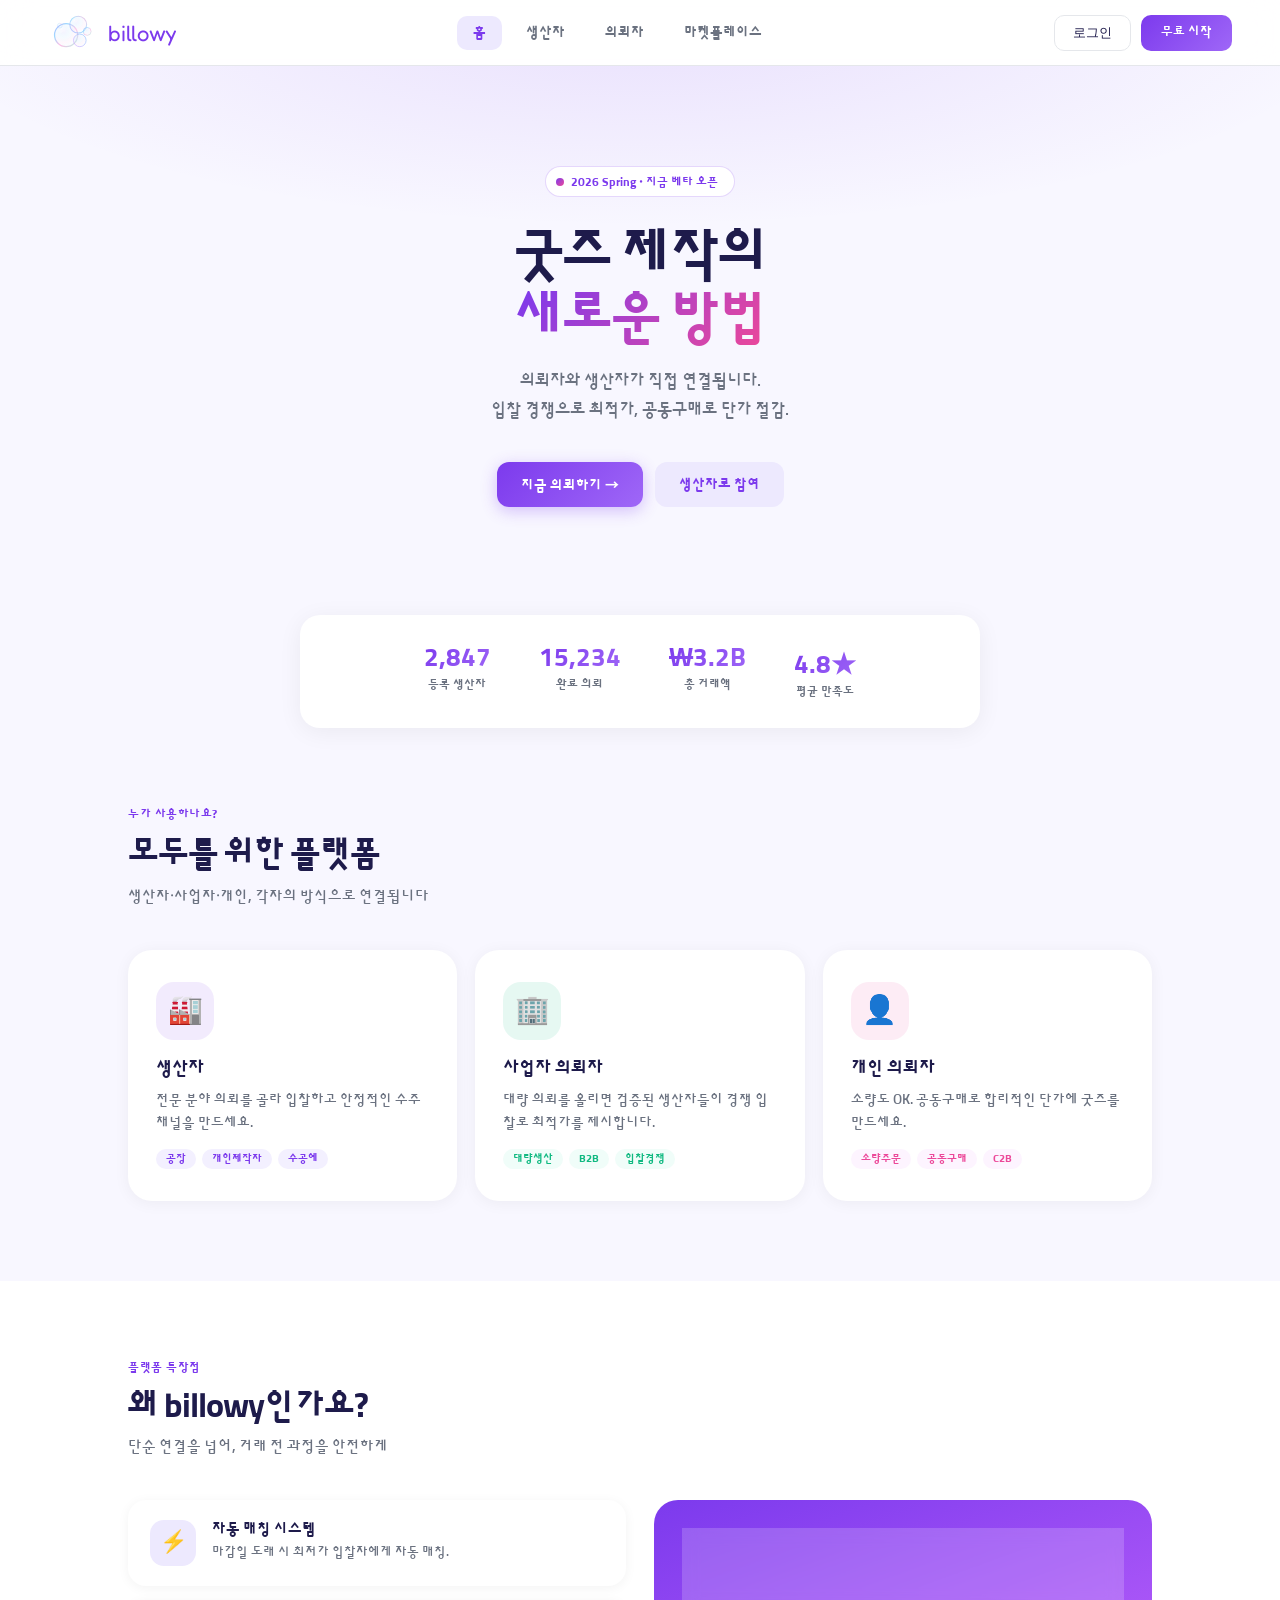
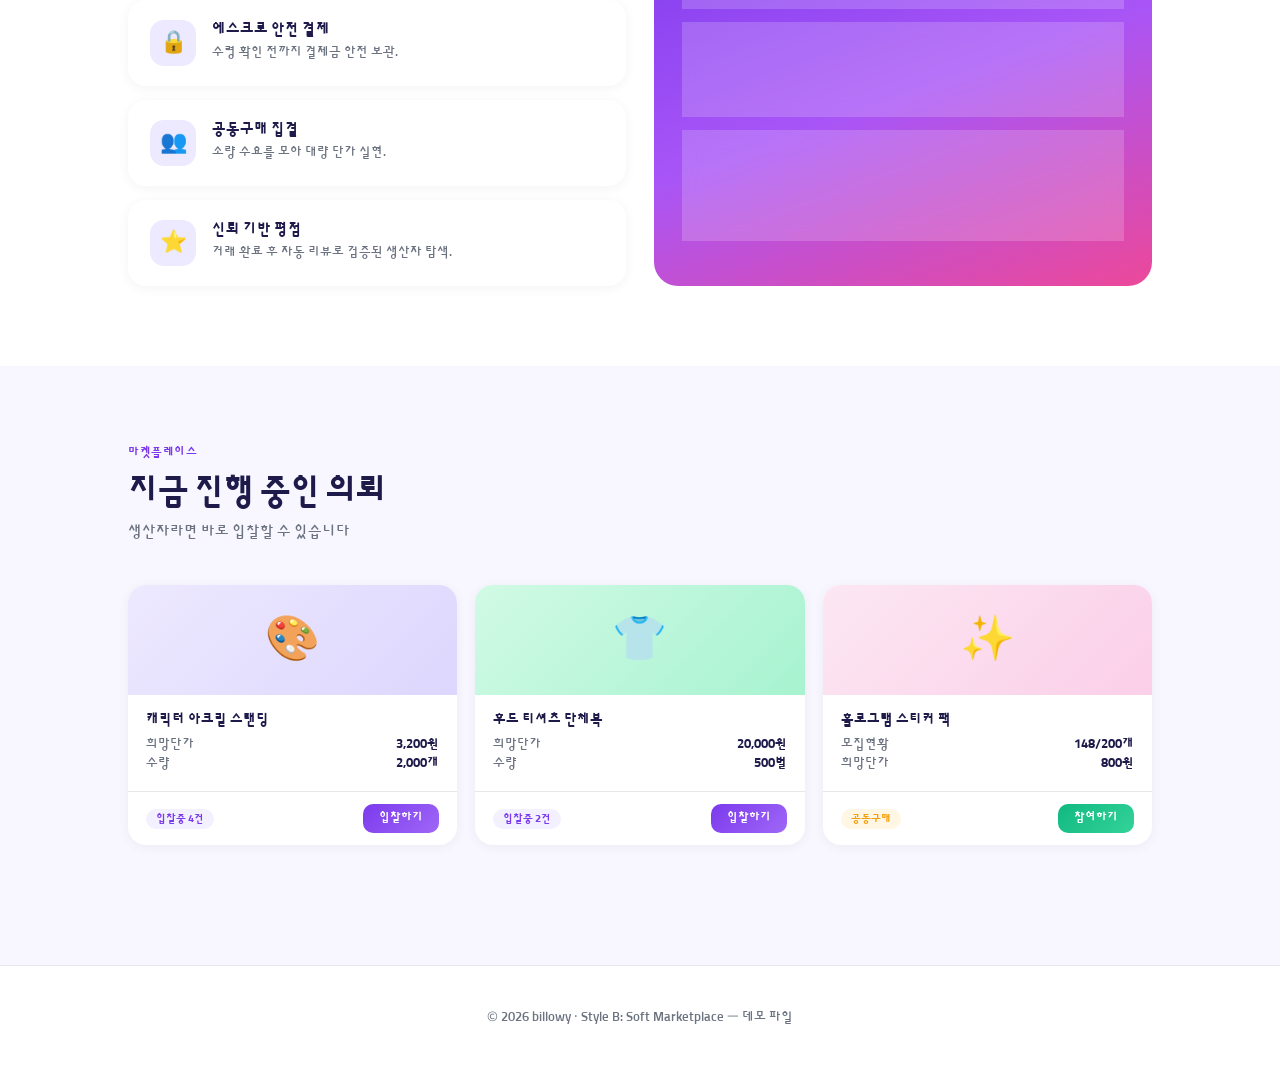
<file: ui-demos/style-b-soft.html>
<!DOCTYPE html>
<html lang="ko">
<head>
<meta charset="UTF-8">
<meta name="viewport" content="width=device-width, initial-scale=1.0">
<title>billowy — Style B</title>
<link rel="preconnect" href="https://fonts.googleapis.com">
<link href="https://fonts.googleapis.com/css2?family=Fredoka+One&family=Sunflower:wght@300;500;700&family=Nunito:wght@400;600;700;800;900&family=Noto+Sans+KR:wght@400;500;700;900&display=swap" rel="stylesheet">
<style>
  :root {
    --purple:  #7c3aed;
    --purple2: #9f67f7;
    --purple3: #c4b5fd;
    --lavender:#ede9fe;
    --mint:    #10b981;
    --pink:    #ec4899;
    --bg:      #f8f7ff;
    --white:   #ffffff;
    --text:    #1e1b4b;
    --sub:     #6b7280;
    --border:  #e5e7eb;
    --success: #10b981;
    --warning: #f59e0b;
    --info:    #60a5fa;
  }
  * { margin:0; padding:0; box-sizing:border-box; }
  body { font-family:'Sunflower','Noto Sans KR',sans-serif; background:var(--bg); color:var(--text); }

  /* ── 공통 ── */
  .btn { border:none; border-radius:12px; font-family:inherit; font-weight:800; cursor:pointer; transition:all .2s; }
  .btn-primary { background:linear-gradient(135deg,var(--purple),var(--purple2)); color:#fff; padding:12px 24px; font-size:14px; box-shadow:0 4px 16px rgba(124,58,237,0.3); }
  .btn-primary:hover { transform:translateY(-1px); box-shadow:0 6px 24px rgba(124,58,237,0.4); }
  .btn-ghost-p { background:var(--lavender); color:var(--purple); padding:12px 24px; font-size:14px; }
  .btn-line { background:#fff; border:1.5px solid var(--border); color:var(--text); padding:8px 18px; font-size:13px; border-radius:10px; }
  .btn-sm { padding:7px 16px; font-size:13px; border-radius:10px; }

  /* ── 헤더 ── */
  header {
    background:rgba(255,255,255,0.9); backdrop-filter:blur(16px);
    border-bottom:1px solid var(--border); padding:0 48px; height:66px;
    display:flex; align-items:center; justify-content:space-between;
    position:sticky; top:0; z-index:200;
  }
  .logo { font-family:'Fredoka One',sans-serif; font-size:22px; color:var(--purple); display:flex; align-items:center; gap:8px; }
  .logo-ball { display:flex; align-items:center; }
  nav button {
    background:none; border:none; font-family:inherit; font-size:14px; font-weight:700;
    color:var(--sub); margin-left:4px; padding:8px 16px; border-radius:10px; cursor:pointer; transition:.2s;
  }
  nav button:hover { color:var(--purple); background:var(--lavender); }
  nav button.active { color:var(--purple); background:var(--lavender); }
  .hdr-right { display:flex; gap:10px; }
  .btn-signup { background:linear-gradient(135deg,var(--purple),var(--purple2)); color:#fff; border:none; padding:9px 20px; font-size:13px; font-weight:800; border-radius:10px; cursor:pointer; font-family:inherit; }

  /* ── 페이지 ── */
  .page { display:none; }
  .page.active { display:block; }

  /* ══════════════════════════════════════
     홈
  ══════════════════════════════════════ */
  .hero-wrap {
    padding:100px 48px 60px; text-align:center;
    background:radial-gradient(ellipse 80% 60% at 50% -10%, rgba(124,58,237,0.12) 0%, transparent 70%);
  }
  .hero-inner-wrap { max-width:820px; margin:0 auto; }
  .hero-pill {
    display:inline-flex; align-items:center; gap:7px;
    background:#fff; border:1.5px solid rgba(124,58,237,0.2); border-radius:20px;
    padding:5px 16px 5px 10px; margin-bottom:28px;
  }
  .hero-pill-dot { width:8px; height:8px; border-radius:50%; background:linear-gradient(135deg,var(--purple),var(--pink)); }
  .hero-pill span { font-size:12px; font-weight:800; color:var(--purple); }
  .hero-wrap h1 { font-size:56px; font-weight:900; line-height:1.12; margin-bottom:18px; letter-spacing:-1.5px; }
  .hero-wrap h1 em { font-style:normal; background:linear-gradient(135deg,var(--purple),var(--pink)); -webkit-background-clip:text; -webkit-text-fill-color:transparent; }
  .hero-wrap p { color:var(--sub); font-size:17px; line-height:1.7; margin-bottom:36px; }
  .hero-btns { display:flex; gap:12px; justify-content:center; }

  .stats-row {
    display:flex; justify-content:center; gap:48px;
    padding:28px; max-width:680px; margin:48px auto 0;
    background:#fff; border-radius:20px; box-shadow:0 4px 24px rgba(0,0,0,0.06);
  }
  .stat { text-align:center; }
  .stat-n { font-size:26px; font-weight:900; background:linear-gradient(135deg,var(--purple),var(--purple2)); -webkit-background-clip:text; -webkit-text-fill-color:transparent; }
  .stat-l { font-size:12px; color:var(--sub); margin-top:2px; font-weight:700; }

  /* 역할 카드 */
  .section { max-width:1120px; margin:0 auto; padding:80px 48px; }
  .sec-eye { font-size:12px; font-weight:800; color:var(--purple); margin-bottom:10px; letter-spacing:.5px; }
  .sec-title { font-size:34px; font-weight:900; letter-spacing:-1px; margin-bottom:8px; }
  .sec-sub { color:var(--sub); font-size:15px; margin-bottom:44px; }

  .role-grid { display:grid; grid-template-columns:repeat(3,1fr); gap:18px; }
  .role-card {
    background:#fff; border-radius:24px; padding:30px 26px;
    border:2px solid transparent; transition:all .25s; cursor:pointer;
    box-shadow:0 2px 16px rgba(0,0,0,0.05);
  }
  .role-card:hover { border-color:var(--purple); box-shadow:0 10px 36px rgba(124,58,237,0.14); transform:translateY(-4px); }
  .role-icon { width:58px; height:58px; border-radius:18px; display:flex; align-items:center; justify-content:center; font-size:28px; margin-bottom:18px; }
  .ri-v { background:rgba(124,58,237,0.1); }
  .ri-m { background:rgba(16,185,129,0.1); }
  .ri-p { background:rgba(236,72,153,0.1); }
  .role-card h3 { font-size:18px; font-weight:800; margin-bottom:8px; }
  .role-card p { color:var(--sub); font-size:14px; line-height:1.65; margin-bottom:14px; }
  .role-tags { display:flex; gap:6px; flex-wrap:wrap; }
  .tag { font-size:11px; font-weight:800; padding:3px 10px; border-radius:20px; }
  .tag-p { background:#f3f0ff; color:var(--purple); }
  .tag-m { background:#f0fdf9; color:var(--mint); }
  .tag-k { background:#fdf4ff; color:var(--pink); }

  /* 피처 섹션 */
  .feat-grid { display:grid; grid-template-columns:1fr 1fr; gap:28px; }
  .feat-left { display:flex; flex-direction:column; gap:14px; }
  .feat-item { background:#fff; border-radius:18px; padding:20px 22px; display:flex; gap:16px; align-items:flex-start; box-shadow:0 2px 12px rgba(0,0,0,0.05); }
  .feat-icon { width:46px; height:46px; border-radius:14px; background:var(--lavender); display:flex; align-items:center; justify-content:center; font-size:22px; flex-shrink:0; }
  .feat-item h4 { font-size:15px; font-weight:800; margin-bottom:4px; }
  .feat-item p { font-size:13px; color:var(--sub); line-height:1.55; }
  .feat-right {
    background:linear-gradient(160deg,var(--purple),#a855f7,var(--pink));
    border-radius:24px; padding:28px; display:flex; flex-direction:column; gap:14px;
  }
  .mock-b { background:rgba(255,255,255,0.18); backdrop-filter:blur(8px); border-radius:14px; padding:16px 18px; border:1px solid rgba(255,255,255,0.25); }
  .mock-b-h { display:flex; justify-content:space-between; align-items:center; margin-bottom:8px; }
  .mock-b-name { color:#fff; font-size:14px; font-weight:800; }
  .mock-b-badge { background:rgba(255,255,255,0.28); color:#fff; font-size:11px; font-weight:800; padding:3px 10px; border-radius:20px; }
  .mock-b-body { color:rgba(255,255,255,0.72); font-size:12px; line-height:1.5; }
  .mock-b-bar { height:4px; background:rgba(255,255,255,0.2); border-radius:3px; margin-top:10px; overflow:hidden; }
  .mock-b-fill { height:100%; background:#fff; border-radius:3px; }
  .mock-b-stars { color:#fbbf24; font-size:13px; margin-top:7px; }

  /* 의뢰 카드 */
  .req-grid { display:grid; grid-template-columns:repeat(3,1fr); gap:18px; }
  .req-card { background:#fff; border-radius:18px; overflow:hidden; box-shadow:0 2px 12px rgba(0,0,0,0.05); transition:.2s; cursor:pointer; }
  .req-card:hover { transform:translateY(-3px); box-shadow:0 8px 28px rgba(124,58,237,0.12); }
  .req-img { height:110px; display:flex; align-items:center; justify-content:center; font-size:44px; }
  .req-img.a { background:linear-gradient(135deg,var(--lavender),#ddd6fe); }
  .req-img.b { background:linear-gradient(135deg,#d1fae5,#a7f3d0); }
  .req-img.c { background:linear-gradient(135deg,#fce7f3,#fbcfe8); }
  .req-body { padding:16px 18px; }
  .req-body h4 { font-size:14px; font-weight:800; margin-bottom:8px; }
  .req-row { display:flex; justify-content:space-between; font-size:13px; color:var(--sub); margin-bottom:3px; }
  .req-row strong { color:var(--text); font-weight:700; }
  .req-foot { padding:12px 18px; border-top:1px solid var(--border); display:flex; justify-content:space-between; align-items:center; }
  .chip { font-size:11px; font-weight:800; padding:3px 10px; border-radius:20px; }
  .chip-bid  { background:#f3f0ff; color:var(--purple); }
  .chip-ship { background:rgba(96,165,250,0.12); color:var(--info); }
  .chip-done { background:rgba(16,185,129,0.1); color:var(--success); }
  .chip-group{ background:rgba(251,191,36,0.12); color:var(--warning); }

  /* ══════════════════════════════════════
     생산자
  ══════════════════════════════════════ */
  .inner-page { max-width:1120px; margin:0 auto; padding:48px 48px 80px; }
  .page-head { margin-bottom:36px; }
  .page-head h2 { font-size:28px; font-weight:900; letter-spacing:-.5px; }
  .page-head p { color:var(--sub); font-size:15px; margin-top:6px; }

  .dash-grid { display:grid; grid-template-columns:repeat(4,1fr); gap:16px; margin-bottom:32px; }
  .dash-card { background:#fff; border-radius:18px; padding:22px; border:1px solid var(--border); text-align:center; box-shadow:0 2px 12px rgba(0,0,0,0.04); }
  .d-num { font-size:32px; font-weight:900; }
  .d-lbl { font-size:13px; color:var(--sub); margin-top:4px; font-weight:700; }
  .c-purple { color:var(--purple); }
  .c-warning { color:var(--warning); }
  .c-info    { color:var(--info); }
  .c-success { color:var(--success); }

  .two-col { display:grid; grid-template-columns:1fr 1fr; gap:20px; }
  .panel { background:#fff; border-radius:18px; padding:24px; border:1px solid var(--border); box-shadow:0 2px 10px rgba(0,0,0,0.04); }
  .panel-head { font-size:16px; font-weight:900; margin-bottom:18px; display:flex; justify-content:space-between; }
  .panel-head a { font-size:12px; color:var(--purple); font-weight:700; text-decoration:none; }

  .bid-item { display:flex; justify-content:space-between; align-items:center; padding:12px 0; border-bottom:1px solid var(--border); }
  .bid-item:last-child { border-bottom:none; }
  .bid-item h5 { font-size:14px; font-weight:800; }
  .bid-item span { font-size:12px; color:var(--sub); }
  .bid-price-tag { font-size:15px; font-weight:900; color:var(--purple); text-align:right; }

  .req-item { display:flex; justify-content:space-between; align-items:center; padding:13px 0; border-bottom:1px solid var(--border); }
  .req-item:last-child { border-bottom:none; }
  .req-item h5 { font-size:14px; font-weight:800; }
  .req-item span { font-size:12px; color:var(--sub); }

  /* ══════════════════════════════════════
     의뢰자
  ══════════════════════════════════════ */
  .form-card { background:#fff; border-radius:22px; padding:32px; border:1px solid var(--border); box-shadow:0 2px 16px rgba(0,0,0,0.05); max-width:620px; }
  .form-group { margin-bottom:18px; }
  .form-group label { display:block; font-size:13px; font-weight:800; color:var(--text); margin-bottom:7px; }
  .form-group input,
  .form-group select,
  .form-group textarea {
    width:100%; padding:12px 14px; border:1.5px solid var(--border); border-radius:12px;
    font-size:14px; font-family:inherit; color:var(--text); outline:none; transition:.2s;
  }
  .form-group input:focus,
  .form-group select:focus,
  .form-group textarea:focus { border-color:var(--purple); box-shadow:0 0 0 4px rgba(124,58,237,0.1); }
  .form-group textarea { min-height:90px; resize:vertical; }
  .form-row { display:grid; grid-template-columns:1fr 1fr; gap:14px; }
  .upload-zone { border:2px dashed var(--border); border-radius:14px; padding:28px; text-align:center; cursor:pointer; background:var(--bg); transition:.2s; }
  .upload-zone:hover { border-color:var(--purple); background:var(--lavender); }
  .upload-zone p { font-size:13px; color:var(--sub); margin-top:6px; }

  .my-list { display:flex; flex-direction:column; gap:12px; }
  .my-card { background:#fff; border-radius:16px; padding:18px 20px; border:1px solid var(--border); display:flex; justify-content:space-between; align-items:center; box-shadow:0 2px 8px rgba(0,0,0,0.04); }
  .my-card h4 { font-size:15px; font-weight:800; margin-bottom:4px; }
  .my-card span { font-size:13px; color:var(--sub); }
  .my-price { font-size:16px; font-weight:900; color:var(--purple); }

  /* ══════════════════════════════════════
     마켓플레이스
  ══════════════════════════════════════ */
  .mp-tabs { display:flex; gap:4px; border-bottom:2px solid var(--border); margin-bottom:32px; }
  .mp-tab { background:none; border:none; font-family:inherit; font-size:14px; font-weight:800; color:var(--sub); padding:12px 20px; border-bottom:2px solid transparent; margin-bottom:-2px; cursor:pointer; transition:.2s; border-radius:10px 10px 0 0; }
  .mp-tab:hover { color:var(--purple); }
  .mp-tab.active { color:var(--purple); border-bottom-color:var(--purple); }

  .tab-panel { display:none; }
  .tab-panel.active { display:block; }

  .mp-grid { display:grid; grid-template-columns:repeat(3,1fr); gap:18px; }
  .mp-card { background:#fff; border-radius:20px; overflow:hidden; border:1px solid var(--border); transition:.2s; cursor:pointer; box-shadow:0 2px 10px rgba(0,0,0,0.04); }
  .mp-card:hover { transform:translateY(-4px); box-shadow:0 10px 30px rgba(124,58,237,0.12); }
  .mp-top { height:110px; display:flex; align-items:center; justify-content:center; font-size:44px; }
  .mp-top.a { background:linear-gradient(135deg,var(--lavender),#ddd6fe); }
  .mp-top.b { background:linear-gradient(135deg,#d1fae5,#a7f3d0); }
  .mp-top.c { background:linear-gradient(135deg,#fce7f3,#fbcfe8); }
  .mp-top.d { background:linear-gradient(135deg,#fef3c7,#fde68a); }
  .mp-body { padding:16px 18px; }
  .mp-body h4 { font-size:14px; font-weight:800; margin-bottom:8px; }
  .mp-row { display:flex; justify-content:space-between; font-size:13px; color:var(--sub); margin-bottom:3px; }
  .mp-row strong { color:var(--text); font-weight:700; }
  .mp-foot { padding:12px 18px; border-top:1px solid var(--border); display:flex; justify-content:space-between; align-items:center; }
  .mp-btn { background:linear-gradient(135deg,var(--purple),var(--purple2)); color:#fff; border:none; border-radius:10px; padding:7px 16px; font-size:12px; font-weight:800; cursor:pointer; font-family:inherit; }
  .mp-btn-m { background:linear-gradient(135deg,var(--mint),#34d399); color:#fff; border:none; border-radius:10px; padding:7px 16px; font-size:12px; font-weight:800; cursor:pointer; font-family:inherit; }

  /* 공동구매 */
  .group-grid { display:grid; grid-template-columns:repeat(2,1fr); gap:18px; }
  .group-card { background:#fff; border-radius:20px; padding:22px; border:1px solid var(--border); box-shadow:0 2px 10px rgba(0,0,0,0.04); }
  .group-card h4 { font-size:15px; font-weight:800; margin-bottom:14px; }
  .prog-label { display:flex; justify-content:space-between; font-size:12px; color:var(--sub); font-weight:700; }
  .prog-bar { background:var(--bg); border-radius:8px; height:9px; overflow:hidden; margin-top:6px; }
  .prog-fill { height:100%; border-radius:8px; background:linear-gradient(90deg,var(--purple),var(--purple2)); }
  .group-foot { display:flex; justify-content:space-between; align-items:center; margin-top:14px; padding-top:14px; border-top:1px solid var(--border); }

  /* 후기 */
  .review-grid { display:grid; grid-template-columns:repeat(3,1fr); gap:16px; }
  .review-card { background:#fff; border-radius:18px; padding:20px; border:1px solid var(--border); box-shadow:0 2px 8px rgba(0,0,0,0.04); }
  .review-stars { color:#f59e0b; font-size:15px; margin-bottom:8px; }
  .review-title { font-size:14px; font-weight:800; margin-bottom:6px; }
  .review-body { font-size:13px; color:var(--sub); line-height:1.6; }
  .review-footer { display:flex; justify-content:space-between; margin-top:12px; padding-top:12px; border-top:1px solid var(--border); font-size:12px; color:var(--sub); }
  .review-footer strong { color:var(--purple); }

  /* 홍보 */
  .promo-list { display:flex; flex-direction:column; gap:20px; max-width:720px; margin:0 auto; }
  .promo-card { background:#fff; border-radius:22px; padding:26px 28px; border:1px solid var(--border); box-shadow:0 2px 12px rgba(0,0,0,0.05); }
  .promo-head { display:flex; justify-content:space-between; align-items:center; margin-bottom:14px; }
  .promo-author { display:flex; align-items:center; gap:12px; }
  .promo-ava { width:40px; height:40px; border-radius:50%; background:linear-gradient(135deg,var(--purple),var(--purple2)); display:flex; align-items:center; justify-content:center; color:#fff; font-weight:900; font-size:15px; }
  .promo-ava.g { background:linear-gradient(135deg,var(--mint),#34d399); }
  .promo-info strong { font-size:14px; font-weight:900; display:block; }
  .promo-info span { font-size:12px; color:var(--sub); }
  .promo-card h4 { font-size:16px; font-weight:900; margin-bottom:8px; }
  .promo-card p { font-size:14px; color:var(--sub); line-height:1.7; }

  footer { text-align:center; padding:40px; color:var(--sub); font-size:13px; border-top:1px solid var(--border); margin-top:40px; background:#fff; }
</style>
</head>
<body>

<header>
  <div class="logo">
    <div class="logo-ball">
      <svg width="52" height="40" viewBox="0 0 86 76" fill="none" xmlns="http://www.w3.org/2000/svg">
        <defs>
          <radialGradient id="hsb" cx="38%" cy="32%" r="68%"><stop offset="0%" stop-color="#e8e0ff" stop-opacity="0.4"/><stop offset="40%" stop-color="#c8e8ff" stop-opacity="0.2"/><stop offset="75%" stop-color="#ffe0f4" stop-opacity="0.25"/><stop offset="100%" stop-color="#d4f0ff" stop-opacity="0.1"/></radialGradient>
          <linearGradient id="hsr1" x1="0%" y1="0%" x2="100%" y2="100%"><stop offset="0%" stop-color="#b0a0ff" stop-opacity="0.85"/><stop offset="28%" stop-color="#78ccff" stop-opacity="0.72"/><stop offset="58%" stop-color="#ffaade" stop-opacity="0.78"/><stop offset="100%" stop-color="#9ae8d8" stop-opacity="0.68"/></linearGradient>
          <linearGradient id="hsr2" x1="0%" y1="100%" x2="100%" y2="0%"><stop offset="0%" stop-color="#baaeff" stop-opacity="0.8"/><stop offset="50%" stop-color="#80d8ff" stop-opacity="0.68"/><stop offset="100%" stop-color="#ffb0d8" stop-opacity="0.75"/></linearGradient>
          <linearGradient id="hsr3" x1="100%" y1="0%" x2="0%" y2="100%"><stop offset="0%" stop-color="#88c8ff" stop-opacity="0.72"/><stop offset="100%" stop-color="#d8a8ff" stop-opacity="0.68"/></linearGradient>
        </defs>
        <circle cx="28" cy="42" r="22" fill="url(#hsb)" stroke="url(#hsr1)" stroke-width="2.4"/>
        <ellipse cx="20" cy="32" rx="7" ry="5" fill="white" opacity="0.3" transform="rotate(-20,20,32)"/>
        <circle  cx="19" cy="30" r="2" fill="white" opacity="0.5"/>
        <circle cx="51" cy="22" r="16" fill="url(#hsb)" stroke="url(#hsr2)" stroke-width="2.0"/>
        <ellipse cx="45" cy="15" rx="5" ry="3.5" fill="white" opacity="0.3" transform="rotate(-15,45,15)"/>
        <circle  cx="44" cy="14" r="1.5" fill="white" opacity="0.52"/>
        <circle cx="54" cy="52" r="12" fill="url(#hsb)" stroke="url(#hsr3)" stroke-width="1.8"/>
        <circle cx="68" cy="35" r="7.5" fill="url(#hsb)" stroke="url(#hsr1)" stroke-width="1.4"/>
        <circle cx="16" cy="24" r="4.5" fill="none" stroke="url(#hsr2)" stroke-width="1.1" opacity="0.68"/>
      </svg>
    </div>
    billowy
  </div>
  <nav>
    <button class="active" onclick="showPage('home',this)">홈</button>
    <button onclick="showPage('manufacturer',this)">생산자</button>
    <button onclick="showPage('client',this)">의뢰자</button>
    <button onclick="showPage('marketplace',this)">마켓플레이스</button>
  </nav>
  <div class="hdr-right">
    <button class="btn-line">로그인</button>
    <button class="btn-signup">무료 시작</button>
  </div>
</header>

<!-- ══════════ 홈 ══════════ -->
<div id="page-home" class="page active">
  <div class="hero-wrap">
    <div class="hero-inner-wrap">
      <div class="hero-pill"><div class="hero-pill-dot"></div><span>2026 Spring · 지금 베타 오픈</span></div>
      <h1>굿즈 제작의<br><em>새로운 방법</em></h1>
      <p>의뢰자와 생산자가 직접 연결됩니다.<br>입찰 경쟁으로 최적가, 공동구매로 단가 절감.</p>
      <div class="hero-btns">
        <button class="btn btn-primary" onclick="showPage('client',null)">지금 의뢰하기 →</button>
        <button class="btn btn-ghost-p" onclick="showPage('manufacturer',null)">생산자로 참여</button>
      </div>
    </div>
  </div>

  <div class="stats-row">
    <div class="stat"><div class="stat-n">2,847</div><div class="stat-l">등록 생산자</div></div>
    <div class="stat"><div class="stat-n">15,234</div><div class="stat-l">완료 의뢰</div></div>
    <div class="stat"><div class="stat-n">₩3.2B</div><div class="stat-l">총 거래액</div></div>
    <div class="stat"><div class="stat-n">4.8★</div><div class="stat-l">평균 만족도</div></div>
  </div>

  <div class="section">
    <div class="sec-eye">누가 사용하나요?</div>
    <div class="sec-title">모두를 위한 플랫폼</div>
    <div class="sec-sub">생산자·사업자·개인, 각자의 방식으로 연결됩니다</div>
    <div class="role-grid">
      <div class="role-card" onclick="showPage('manufacturer',null)">
        <div class="role-icon ri-v">🏭</div>
        <h3>생산자</h3>
        <p>전문 분야 의뢰를 골라 입찰하고 안정적인 수주 채널을 만드세요.</p>
        <div class="role-tags"><span class="tag tag-p">공장</span><span class="tag tag-p">개인제작자</span><span class="tag tag-p">수공예</span></div>
      </div>
      <div class="role-card" onclick="showPage('client',null)">
        <div class="role-icon ri-m">🏢</div>
        <h3>사업자 의뢰자</h3>
        <p>대량 의뢰를 올리면 검증된 생산자들이 경쟁 입찰로 최적가를 제시합니다.</p>
        <div class="role-tags"><span class="tag tag-m">대량생산</span><span class="tag tag-m">B2B</span><span class="tag tag-m">입찰경쟁</span></div>
      </div>
      <div class="role-card" onclick="showPage('client',null)">
        <div class="role-icon ri-p">👤</div>
        <h3>개인 의뢰자</h3>
        <p>소량도 OK. 공동구매로 합리적인 단가에 굿즈를 만드세요.</p>
        <div class="role-tags"><span class="tag tag-k">소량주문</span><span class="tag tag-k">공동구매</span><span class="tag tag-k">C2B</span></div>
      </div>
    </div>
  </div>

  <div style="background:#fff; padding:80px 0;">
    <div class="section" style="padding-top:0; padding-bottom:0;">
      <div class="sec-eye">플랫폼 특장점</div>
      <div class="sec-title">왜 billowy인가요?</div>
      <div class="sec-sub">단순 연결을 넘어, 거래 전 과정을 안전하게</div>
      <div class="feat-grid">
        <div class="feat-left">
          <div class="feat-item"><div class="feat-icon">⚡</div><div><h4>자동 매칭 시스템</h4><p>마감일 도래 시 최저가 입찰자에게 자동 매칭.</p></div></div>
          <div class="feat-item"><div class="feat-icon">🔒</div><div><h4>에스크로 안전 결제</h4><p>수령 확인 전까지 결제금 안전 보관.</p></div></div>
          <div class="feat-item"><div class="feat-icon">👥</div><div><h4>공동구매 집결</h4><p>소량 수요를 모아 대량 단가 실현.</p></div></div>
          <div class="feat-item"><div class="feat-icon">⭐</div><div><h4>신뢰 기반 평점</h4><p>거래 완료 후 자동 리뷰로 검증된 생산자 탐색.</p></div></div>
        </div>
        <div class="feat-right">
          <div class="mock-b"><div class="mock-b-h"><span class="mock-b-name">아크릴 키링 1,000개</span><span class="mock-b-badge">입찰중 4건</span></div><div class="mock-b-body">희망단가 2,500원 · 최저가 2,100원 (16% 절감)</div></div>
          <div class="mock-b"><div class="mock-b-h"><span class="mock-b-name">홀로그램 스티커 팩 👥</span><span class="mock-b-badge">공동구매</span></div><div class="mock-b-body">148 / 200개 모집 (74%)</div><div class="mock-b-bar"><div class="mock-b-fill" style="width:74%"></div></div></div>
          <div class="mock-b"><div class="mock-b-h"><span class="mock-b-name">에코백 인쇄 300장</span><span class="mock-b-badge">거래완료 ✓</span></div><div class="mock-b-body">확정단가 8,500원 · 패브릭工房</div><div class="mock-b-stars">★★★★★ 만족도 5.0</div></div>
        </div>
      </div>
    </div>
  </div>

  <div class="section">
    <div class="sec-eye">마켓플레이스</div>
    <div class="sec-title">지금 진행 중인 의뢰</div>
    <div class="sec-sub">생산자라면 바로 입찰할 수 있습니다</div>
    <div class="req-grid">
      <div class="req-card"><div class="req-img a">🎨</div><div class="req-body"><h4>캐릭터 아크릴 스탠딩</h4><div class="req-row">희망단가<strong>3,200원</strong></div><div class="req-row">수량<strong>2,000개</strong></div></div><div class="req-foot"><span class="chip chip-bid">입찰중 4건</span><button class="mp-btn">입찰하기</button></div></div>
      <div class="req-card"><div class="req-img b">👕</div><div class="req-body"><h4>후드 티셔츠 단체복</h4><div class="req-row">희망단가<strong>20,000원</strong></div><div class="req-row">수량<strong>500벌</strong></div></div><div class="req-foot"><span class="chip chip-bid">입찰중 2건</span><button class="mp-btn">입찰하기</button></div></div>
      <div class="req-card"><div class="req-img c">✨</div><div class="req-body"><h4>홀로그램 스티커 팩</h4><div class="req-row">모집현황<strong>148/200개</strong></div><div class="req-row">희망단가<strong>800원</strong></div></div><div class="req-foot"><span class="chip chip-group">공동구매</span><button class="mp-btn-m">참여하기</button></div></div>
    </div>
  </div>
  <footer>© 2026 billowy · Style B: Soft Marketplace — 데모 파일</footer>
</div>

<!-- ══════════ 생산자 ══════════ -->
<div id="page-manufacturer" class="page">
  <div class="inner-page">
    <div class="page-head">
      <h2>🏭 생산자 대시보드</h2>
      <p>현재 입찰·진행 중인 의뢰를 한눈에 확인하세요</p>
    </div>
    <div class="dash-grid">
      <div class="dash-card"><div class="d-num c-purple">12</div><div class="d-lbl">전체 입찰</div></div>
      <div class="dash-card"><div class="d-num c-warning">5</div><div class="d-lbl">입찰 진행중</div></div>
      <div class="dash-card"><div class="d-num c-info">3</div><div class="d-lbl">제작 진행중</div></div>
      <div class="dash-card"><div class="d-num c-success">4</div><div class="d-lbl">완료</div></div>
    </div>
    <div class="two-col">
      <div class="panel">
        <div class="panel-head">내 입찰 현황 <a href="#">전체보기</a></div>
        <div class="bid-item"><div><h5>아크릴 키링 1,000개</h5><span>입찰가 2,100원 · D-3</span></div><div class="bid-price-tag">2,100원<br><span class="chip chip-bid" style="font-size:10px">1위</span></div></div>
        <div class="bid-item"><div><h5>후드 티셔츠 500벌</h5><span>입찰가 18,500원 · D-1</span></div><div class="bid-price-tag">18,500원<br><span class="chip chip-bid" style="font-size:10px">2위</span></div></div>
        <div class="bid-item"><div><h5>에코백 300장</h5><span>매칭 완료 · 제작중</span></div><div class="bid-price-tag">8,500원<br><span class="chip chip-ship" style="font-size:10px">제작중</span></div></div>
        <div class="bid-item"><div><h5>금속 뱃지 500개</h5><span>거래 완료</span></div><div class="bid-price-tag">4,100원<br><span class="chip chip-done" style="font-size:10px">완료</span></div></div>
      </div>
      <div class="panel">
        <div class="panel-head">추천 의뢰 목록 <a href="#">전체보기</a></div>
        <div class="req-item"><div><h5>캐릭터 아크릴 스탠딩 2,000개</h5><span>아크릴굿즈 · D-5</span></div><button class="btn btn-primary btn-sm">입찰하기</button></div>
        <div class="req-item"><div><h5>홀로그램 스티커 팩 500장</h5><span>문구/스티커 · D-7</span></div><button class="btn btn-primary btn-sm">입찰하기</button></div>
        <div class="req-item"><div><h5>봉제인형 단체 제작 200개</h5><span>봉제인형 · D-10</span></div><button class="btn btn-primary btn-sm">입찰하기</button></div>
        <div class="req-item"><div><h5>금속 뱃지 로고 1,000개</h5><span>금속/뱃지 · D-4</span></div><button class="btn btn-primary btn-sm">입찰하기</button></div>
      </div>
    </div>
  </div>
  <footer>© 2026 billowy · Style B: Soft Marketplace</footer>
</div>

<!-- ══════════ 의뢰자 ══════════ -->
<div id="page-client" class="page">
  <div class="inner-page">
    <div class="page-head">
      <h2>📋 의뢰자 대시보드</h2>
      <p>새 의뢰를 등록하거나 진행 중인 의뢰를 관리하세요</p>
    </div>
    <div style="display:grid; grid-template-columns:1fr 1fr; gap:28px; align-items:start;">
      <div class="form-card">
        <div style="font-size:17px; font-weight:900; margin-bottom:22px;">➕ 새 의뢰 등록</div>
        <div class="form-group"><label>아이템 명칭 *</label><input type="text" placeholder="예: 아크릴 키링"></div>
        <div class="form-row">
          <div class="form-group"><label>카테고리 *</label><select><option>아크릴굿즈</option><option>의류/패브릭</option><option>문구/스티커</option></select></div>
          <div class="form-group"><label>희망 수량 *</label><input type="number" placeholder="예: 1000"></div>
        </div>
        <div class="form-row">
          <div class="form-group"><label>희망 단가 (원) *</label><input type="number" placeholder="예: 2500"></div>
          <div class="form-group"><label>입찰 마감일 *</label><input type="date"></div>
        </div>
        <div class="form-group"><label>디자인 가이드</label><textarea placeholder="디자인 관련 요구사항을 적어주세요."></textarea></div>
        <div class="upload-zone"><div style="font-size:28px;">📁</div><p>디자인 파일 첨부 (AI, PSD, PNG)</p></div>
        <button class="btn btn-primary" style="width:100%; margin-top:18px; padding:14px; border-radius:14px;">🚀 의뢰 등록</button>
      </div>
      <div>
        <div style="font-size:17px; font-weight:900; margin-bottom:18px;">📁 내 의뢰 현황</div>
        <div class="my-list">
          <div class="my-card"><div><h4>아크릴 키링 1,000개</h4><span>아크릴굿즈 · 입찰 4건 · D-3</span></div><div style="display:flex;gap:10px;align-items:center"><span class="my-price">2,500원</span><span class="chip chip-bid">입찰중</span></div></div>
          <div class="my-card"><div><h4>에코백 인쇄 300장</h4><span>의류/패브릭 · 패브릭工房</span></div><div style="display:flex;gap:10px;align-items:center"><span class="my-price">8,500원</span><span class="chip chip-ship">배송중</span></div></div>
          <div class="my-card"><div><h4>홀로그램 스티커 팩</h4><span>문구/스티커 · 공동구매 74%</span></div><div style="display:flex;gap:10px;align-items:center"><span class="my-price">800원</span><span class="chip chip-group">공동구매</span></div></div>
          <div class="my-card"><div><h4>금속 뱃지 로고 500개</h4><span>금속/뱃지 · 아크릴工房 · ⭐4.9</span></div><div style="display:flex;gap:10px;align-items:center"><span class="my-price">4,100원</span><span class="chip chip-done">완료</span></div></div>
        </div>
      </div>
    </div>
  </div>
  <footer>© 2026 billowy · Style B: Soft Marketplace</footer>
</div>

<!-- ══════════ 마켓플레이스 ══════════ -->
<div id="page-marketplace" class="page">
  <div class="inner-page">
    <div class="page-head">
      <h2>🛒 마켓플레이스</h2>
      <p>의뢰·공동구매·후기·홍보를 탐색하세요</p>
    </div>
    <div class="mp-tabs">
      <button class="mp-tab active" onclick="showMpTab('mass',this)">📦 대량생산 의뢰</button>
      <button class="mp-tab" onclick="showMpTab('group',this)">👥 공동구매 모집</button>
      <button class="mp-tab" onclick="showMpTab('reviews',this)">✍️ 의뢰 후기</button>
      <button class="mp-tab" onclick="showMpTab('promo',this)">🌟 생산자 홍보</button>
    </div>

    <div id="mp-mass" class="tab-panel active">
      <div class="mp-grid">
        <div class="mp-card"><div class="mp-top a">🎨</div><div class="mp-body"><h4>캐릭터 아크릴 스탠딩 피규어</h4><div class="mp-row">희망단가<strong>3,200원</strong></div><div class="mp-row">수량<strong>2,000개</strong></div></div><div class="mp-foot"><span class="chip chip-bid">입찰중 4건</span><button class="mp-btn">입찰하기</button></div></div>
        <div class="mp-card"><div class="mp-top b">👕</div><div class="mp-body"><h4>후드 티셔츠 단체복 제작</h4><div class="mp-row">희망단가<strong>20,000원</strong></div><div class="mp-row">수량<strong>500벌</strong></div></div><div class="mp-foot"><span class="chip chip-bid">입찰중 2건</span><button class="mp-btn">입찰하기</button></div></div>
        <div class="mp-card"><div class="mp-top d">🏅</div><div class="mp-body"><h4>금속 뱃지 로고 1,000개</h4><div class="mp-row">희망단가<strong>4,500원</strong></div><div class="mp-row">수량<strong>1,000개</strong></div></div><div class="mp-foot"><span class="chip chip-bid">입찰중 1건</span><button class="mp-btn">입찰하기</button></div></div>
      </div>
    </div>

    <div id="mp-group" class="tab-panel">
      <div class="group-grid">
        <div class="group-card"><h4>✨ 홀로그램 스티커 팩</h4><div class="prog-label"><span>모집 현황</span><strong>148 / 200개</strong></div><div class="prog-bar"><div class="prog-fill" style="width:74%"></div></div><div class="group-foot"><span class="chip chip-group">공동구매</span><button class="mp-btn">참여하기</button></div></div>
        <div class="group-card"><h4>🧸 미니 봉제인형 세트</h4><div class="prog-label"><span>모집 현황</span><strong>42 / 100개</strong></div><div class="prog-bar"><div class="prog-fill" style="width:42%"></div></div><div class="group-foot"><span class="chip chip-group">공동구매</span><button class="mp-btn">참여하기</button></div></div>
        <div class="group-card"><h4>📓 엽서 세트 한정판</h4><div class="prog-label"><span>모집 현황</span><strong>190 / 200장</strong></div><div class="prog-bar"><div class="prog-fill" style="width:95%"></div></div><div class="group-foot"><span class="chip" style="background:#fef2f2;color:#ef4444">마감임박</span><button class="mp-btn">참여하기</button></div></div>
        <div class="group-card"><h4>🎀 패브릭 파우치 10종</h4><div class="prog-label"><span>모집 현황</span><strong>15 / 150개</strong></div><div class="prog-bar"><div class="prog-fill" style="width:10%"></div></div><div class="group-foot"><span class="chip chip-group">공동구매</span><button class="mp-btn">참여하기</button></div></div>
      </div>
    </div>

    <div id="mp-reviews" class="tab-panel">
      <div class="review-grid">
        <div class="review-card"><div class="review-stars">★★★★★</div><div class="review-title">마감 전날도 완성해줬어요!</div><div class="review-body">납기가 촉박했는데 빠르게 제작해주셨어요. 품질도 기대 이상!</div><div class="review-footer"><span>🏭 <strong>아크릴工房</strong></span><span>아크릴 키링</span></div></div>
        <div class="review-card"><div class="review-stars">★★★★☆</div><div class="review-title">퀄리티 대비 가격 최고예요</div><div class="review-body">단가 낮게 제안해주셔서 걱정했는데 결과물이 정말 좋았습니다.</div><div class="review-footer"><span>🏭 <strong>패브릭工房</strong></span><span>에코백 인쇄</span></div></div>
        <div class="review-card"><div class="review-stars">★★★★★</div><div class="review-title">소통이 너무 잘 되어요</div><div class="review-body">수정 요청에도 빠르게 응해주시고, 최종 결과물 완벽합니다.</div><div class="review-footer"><span>🏭 <strong>금속工房</strong></span><span>금속 뱃지</span></div></div>
      </div>
    </div>

    <div id="mp-promo" class="tab-panel">
      <div class="promo-list">
        <div class="promo-card"><div class="promo-head"><div class="promo-author"><div class="promo-ava">아</div><div class="promo-info"><strong>아크릴工房</strong><span>아크릴굿즈 전문 · ⭐4.9 · 완료 87건</span></div></div><span class="chip chip-done">생산자</span></div><h4>투명 아크릴 전문 제작소 · MOQ 100개부터</h4><p>10년 경력의 아크릴 가공 전문 업체. 키링, 스탠딩, 포토카드 홀더 등 모든 아크릴 굿즈 제작. 최소 100개, 샘플 제작 가능.</p></div>
        <div class="promo-card"><div class="promo-head"><div class="promo-author"><div class="promo-ava g">패</div><div class="promo-info"><strong>패브릭工房</strong><span>의류/패브릭 전문 · ⭐4.8 · 완료 124건</span></div></div><span class="chip chip-done">생산자</span></div><h4>패브릭·에코백·의류 인쇄 전문 — 평균 납기 7일</h4><p>디지털 프린팅부터 실크스크린까지, 모든 패브릭 인쇄를 담당합니다. 긴급 주문도 협의 가능.</p></div>
      </div>
    </div>
  </div>
  <footer>© 2026 billowy · Style B: Soft Marketplace</footer>
</div>

<script>
  function showPage(name, btn) {
    document.querySelectorAll('.page').forEach(p => p.classList.remove('active'));
    document.getElementById('page-'+name).classList.add('active');
    document.querySelectorAll('nav button').forEach(b => b.classList.remove('active'));
    if (btn) btn.classList.add('active');
    else {
      var map = {home:0,manufacturer:1,client:2,marketplace:3};
      var btns = document.querySelectorAll('nav button');
      if (btns[map[name]]) btns[map[name]].classList.add('active');
    }
    window.scrollTo(0,0);
  }
  function showMpTab(tab, btn) {
    document.querySelectorAll('.tab-panel').forEach(p => p.classList.remove('active'));
    document.getElementById('mp-'+tab).classList.add('active');
    document.querySelectorAll('.mp-tab').forEach(b => b.classList.remove('active'));
    btn.classList.add('active');
  }
</script>
</body>
</html>
</file>
